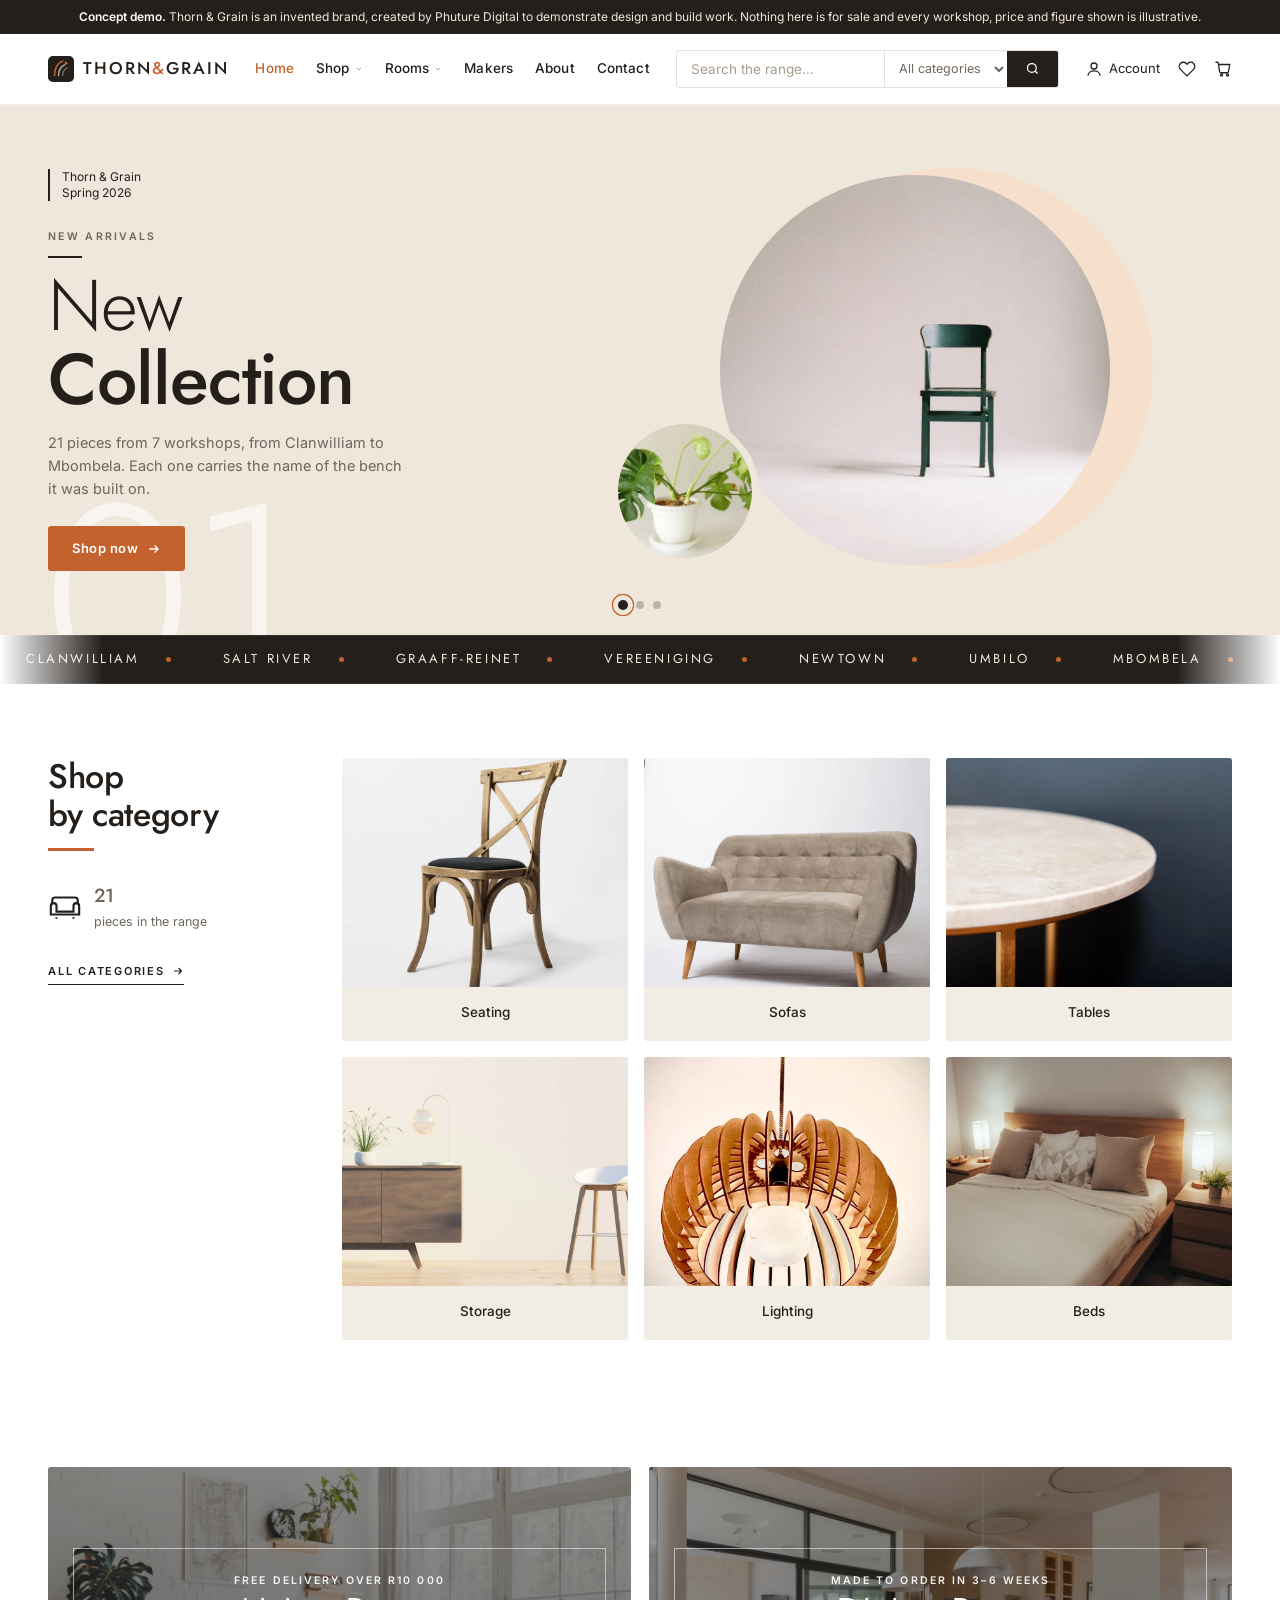
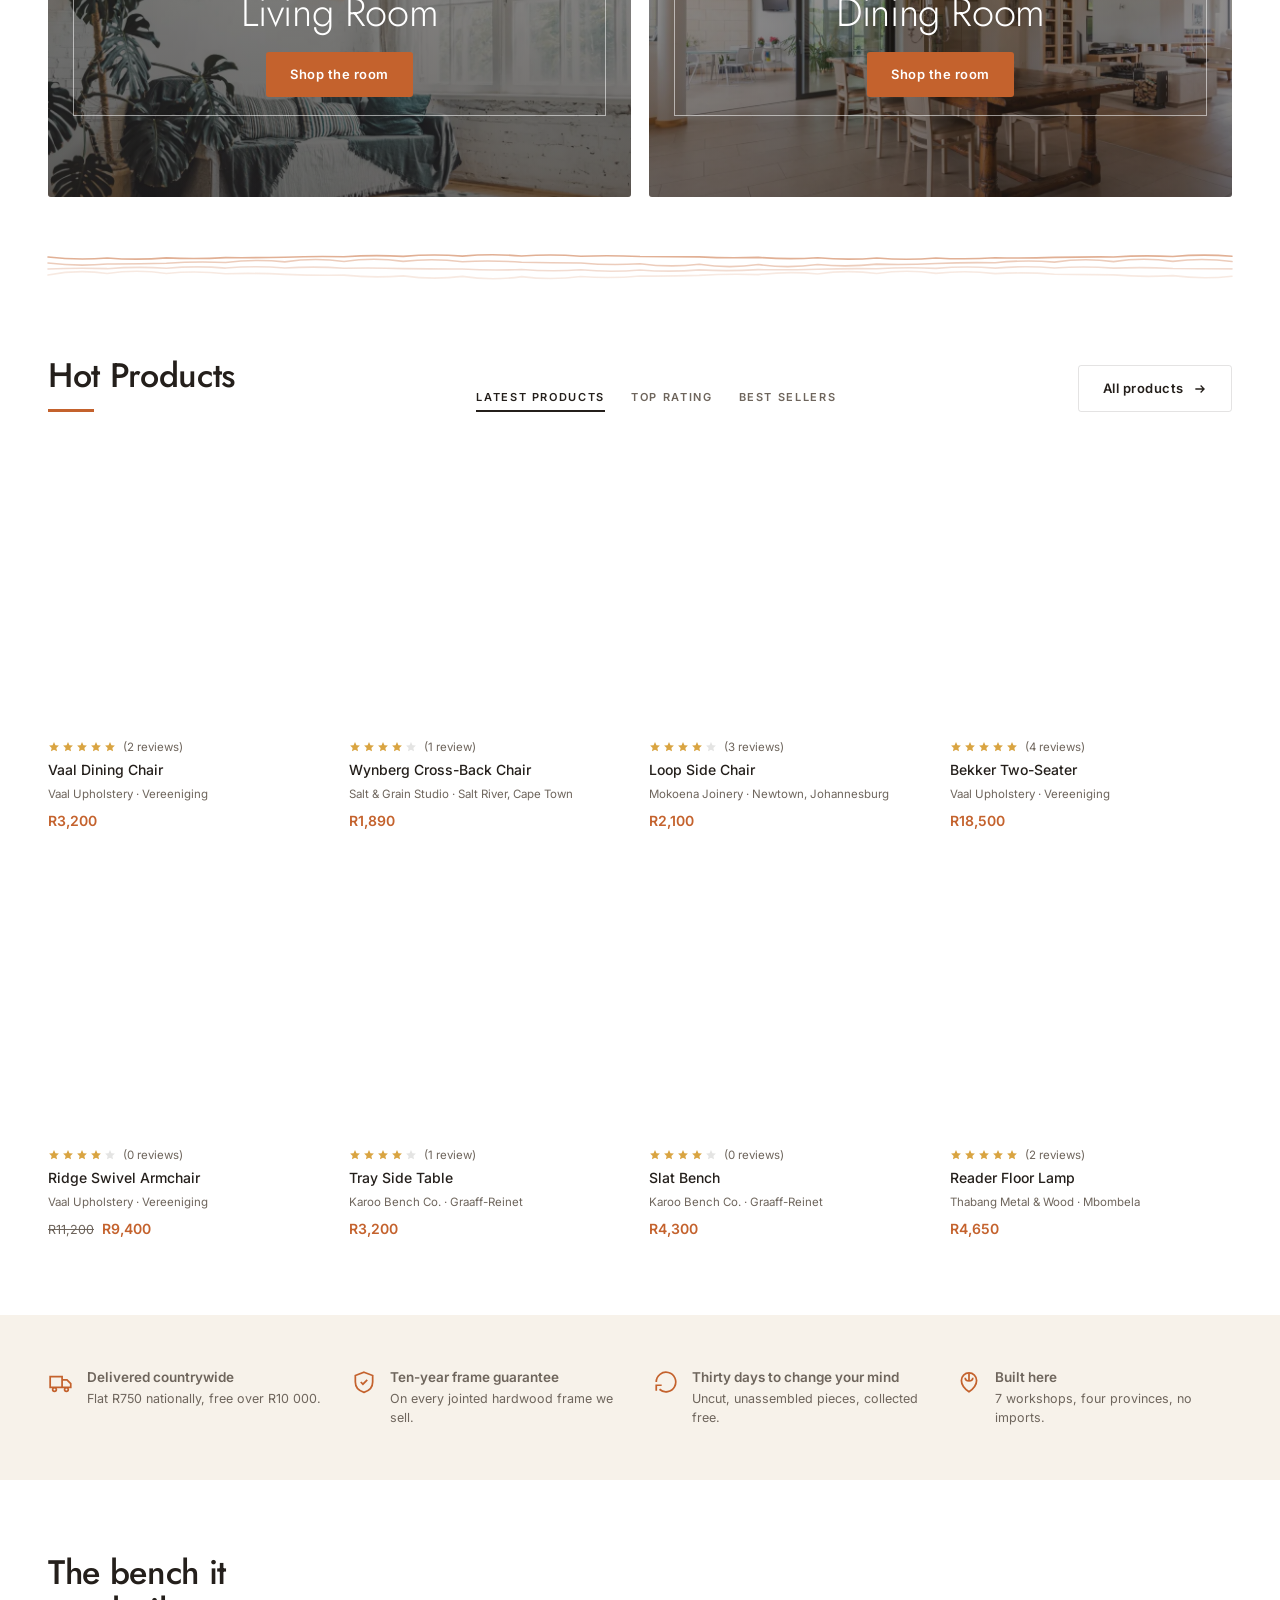
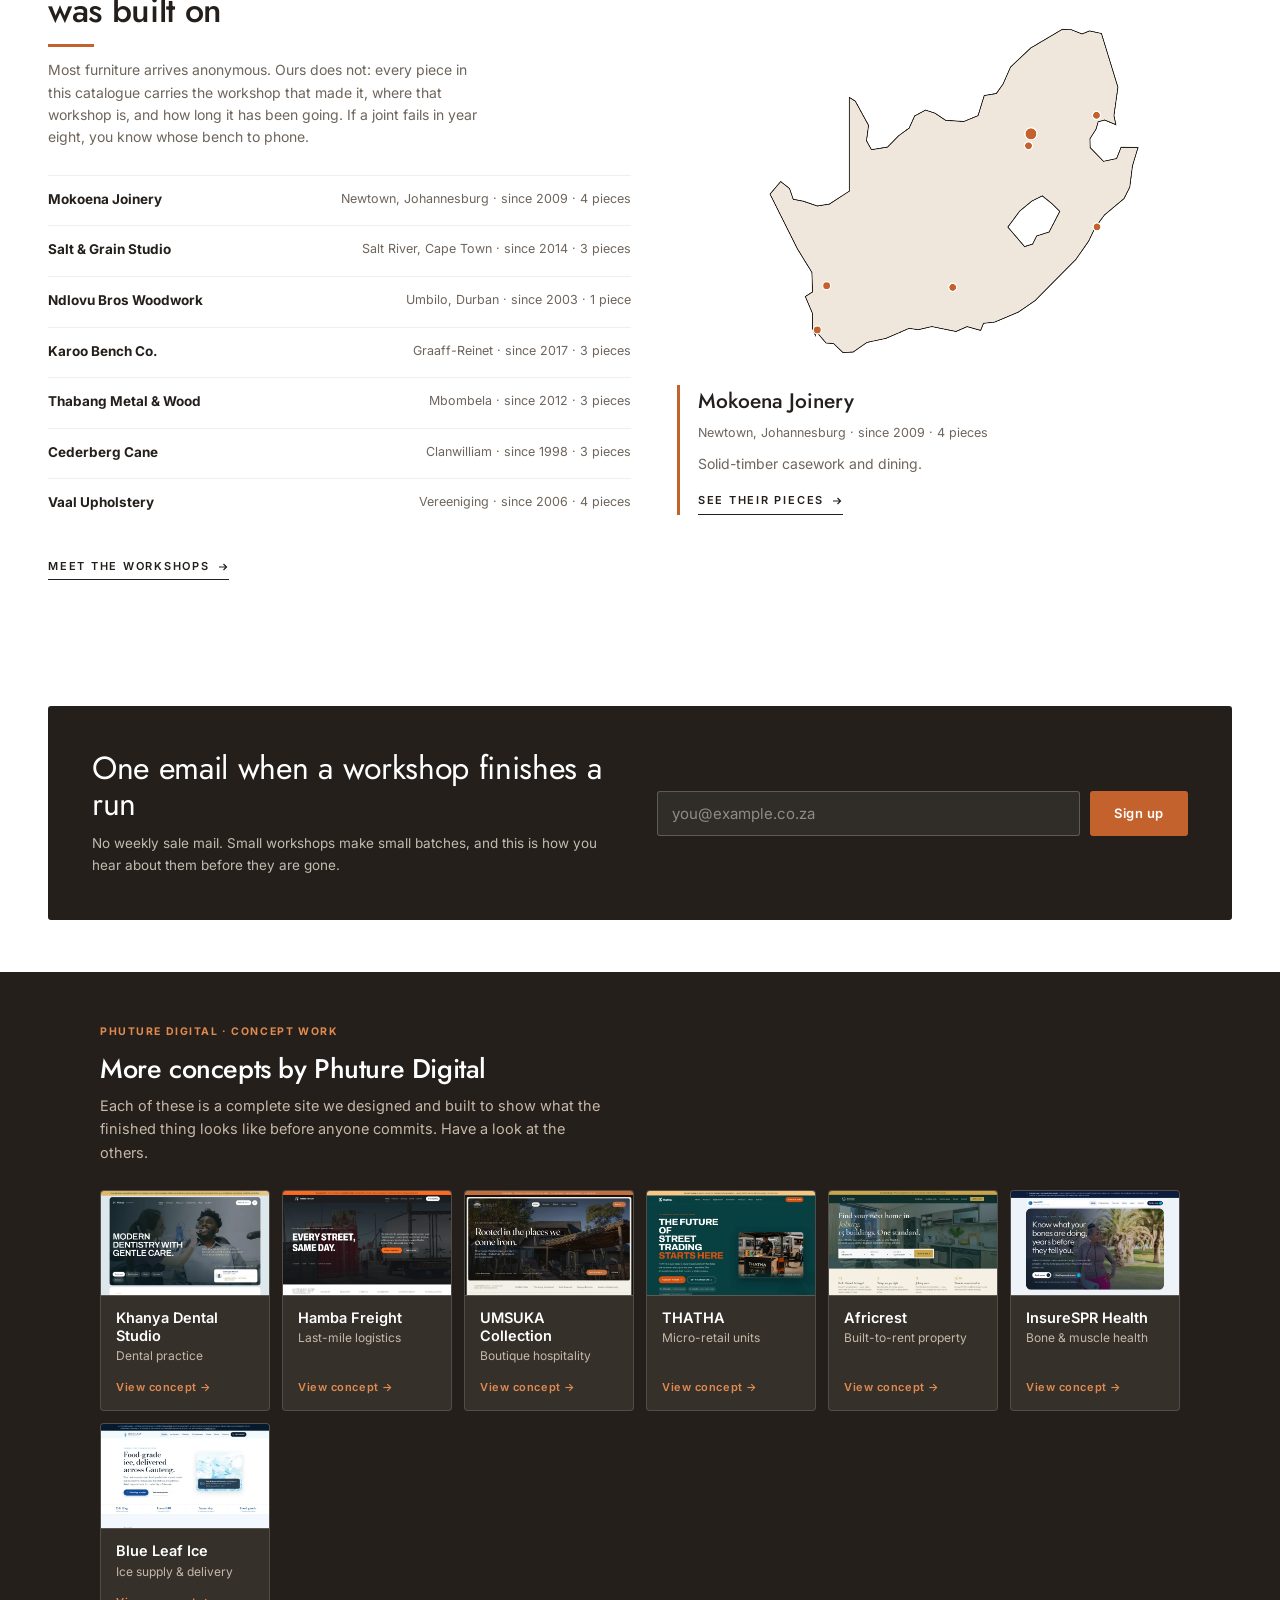
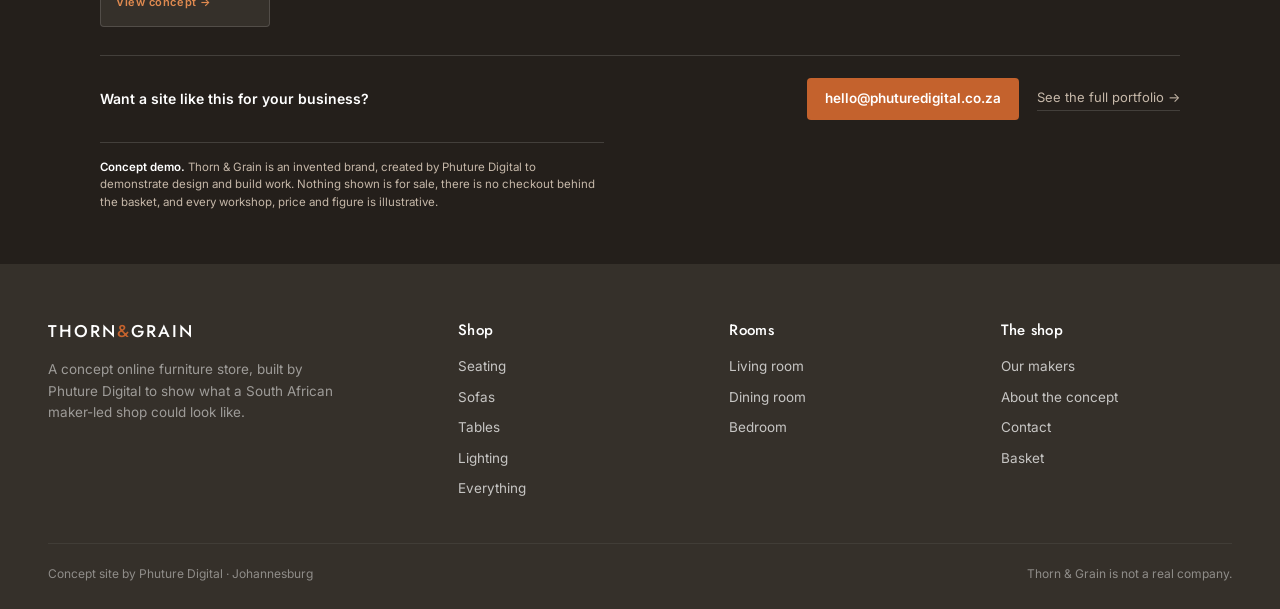
<file: index.html>
<!DOCTYPE html>
<html lang="en-ZA">
<head>
<meta charset="UTF-8" />
<meta name="viewport" content="width=device-width, initial-scale=1.0" />
<title>Thorn &amp; Grain &middot; Furniture from South African workshops &middot; Concept store by Phuture Digital</title>
<meta name="description" content="Thorn &amp; Grain is a concept online furniture store by Phuture Digital. Every piece is traced back to the South African workshop that built it. Invented brand, built to demonstrate design and build work." />
<meta name="robots" content="noindex, nofollow" />

<meta property="og:type" content="website" />
<meta property="og:title" content="Thorn &amp; Grain · Furniture from South African workshops" />
<meta property="og:description" content="A concept online furniture store by Phuture Digital. Seven workshops, one catalogue, every piece traceable to the bench it was built on." />
<meta property="og:site_name" content="Thorn &amp; Grain (concept)" />
<meta property="og:locale" content="en_ZA" />
<meta name="twitter:card" content="summary_large_image" />

<link rel="stylesheet" href="styles.css" />
<link rel="stylesheet" href="motion.css" />
<link rel="icon" href="data:image/svg+xml,<svg xmlns='http://www.w3.org/2000/svg' viewBox='0 0 32 32'><rect width='32' height='32' rx='6' fill='%23241F1B'/><path d='M8 24C8 15 12 9 18 6' stroke='%23C4622D' stroke-width='2.4' fill='none' stroke-linecap='round'/><path d='M21.4 6.2l3.4 3.4-4.8 1.4z' fill='%23C4622D'/></svg>" />
</head>
<body>
<div class="scroll-bar" aria-hidden="true"></div>

<!-- ============ CONCEPT BANNER ============ -->
<div class="concept-banner">
  <strong>Concept demo.</strong> Thorn &amp; Grain is an invented brand, created by Phuture Digital to demonstrate design and build work. Nothing here is for sale and every workshop, price and figure shown is illustrative.
</div>

<!-- ============ HEADER ============ -->
<header class="head">
  <div class="head-inner">
    <a class="brand" href="/" aria-label="Thorn and Grain — home">
      <svg class="brand-mark" viewBox="0 0 32 32" fill="none" aria-hidden="true">
        <rect width="32" height="32" rx="6" fill="#241F1B"/>
        <path d="M8 24C8 15 12 9 18 6" stroke="#C4622D" stroke-width="2" stroke-linecap="round"/>
        <path d="M13 24c0-6.6 3-11 7.6-13.4" stroke="#EFE7DC" stroke-width="1.7" stroke-linecap="round" opacity=".7"/>
        <path d="M18 24c0-4.6 2.2-7.8 5.6-9.6" stroke="#EFE7DC" stroke-width="1.5" stroke-linecap="round" opacity=".45"/>
        <path d="M21.4 6.2l3.4 3.4-4.8 1.4z" fill="#C4622D"/>
      </svg>
      <span class="brand-word">Thorn<span>&amp;</span>Grain</span>
    </a>

    <button class="burger" type="button" data-burger aria-expanded="false" aria-label="Menu">
      <svg viewBox="0 0 24 24" fill="none" stroke="currentColor" stroke-width="1.8" aria-hidden="true"><path d="M3 6h18M3 12h18M3 18h18"/></svg>
    </button>

    <ul class="nav" data-nav>
      <li><a class="active" href="/">Home</a></li>
      <li>
        <a href="shop">Shop
          <svg class="caret" viewBox="0 0 24 24" fill="none" stroke="currentColor" stroke-width="2.4" aria-hidden="true"><path d="M6 9l6 6 6-6"/></svg>
        </a>
        <ul class="sub">
          <li><a href="shop?cat=seating">Seating</a></li>
          <li><a href="shop?cat=sofas">Sofas</a></li>
          <li><a href="shop?cat=tables">Tables</a></li>
          <li><a href="shop?cat=storage">Storage</a></li>
          <li><a href="shop?cat=lighting">Lighting</a></li>
          <li><a href="shop?cat=textiles">Textiles</a></li>
          <li><a href="shop?cat=beds">Beds</a></li>
        </ul>
      </li>
      <li>
        <a href="rooms">Rooms
          <svg class="caret" viewBox="0 0 24 24" fill="none" stroke="currentColor" stroke-width="2.4" aria-hidden="true"><path d="M6 9l6 6 6-6"/></svg>
        </a>
        <ul class="sub">
          <li><a href="rooms?room=living">Living room</a></li>
          <li><a href="rooms?room=dining">Dining room</a></li>
          <li><a href="rooms?room=bedroom">Bedroom</a></li>
        </ul>
      </li>
      <li><a href="makers">Makers</a></li>
      <li><a href="about">About</a></li>
      <li><a href="contact">Contact</a></li>
    </ul>

    <form class="search" data-search role="search">
      <label class="sr-only" for="q">Search the range</label>
      <input id="q" type="search" placeholder="Search the range&hellip;" autocomplete="off" />
      <label class="sr-only" for="qcat">Category</label>
      <select id="qcat">
        <option value="">All categories</option>
        <option value="seating">Seating</option>
        <option value="sofas">Sofas</option>
        <option value="tables">Tables</option>
        <option value="storage">Storage</option>
        <option value="lighting">Lighting</option>
        <option value="textiles">Textiles</option>
        <option value="beds">Beds</option>
      </select>
      <button type="submit" aria-label="Search">
        <svg viewBox="0 0 24 24" fill="none" stroke="currentColor" stroke-width="2" aria-hidden="true"><circle cx="11" cy="11" r="7"/><path d="M20 20l-3.5-3.5"/></svg>
      </button>
    </form>

    <div class="tools">
      <a href="contact"><svg viewBox="0 0 24 24" fill="none" stroke="currentColor" stroke-width="1.7" aria-hidden="true"><circle cx="12" cy="8" r="4"/><path d="M4 21c0-4 3.6-6.5 8-6.5s8 2.5 8 6.5"/></svg><span class="label">Account</span></a>
      <a href="shop" aria-label="Saved list"><svg viewBox="0 0 24 24" fill="none" stroke="currentColor" stroke-width="1.7" aria-hidden="true"><path d="M20.8 4.6a5.5 5.5 0 0 0-7.8 0L12 5.7l-1-1.1a5.5 5.5 0 0 0-7.8 7.8l1 1.1L12 21.2l7.8-7.7 1-1.1a5.5 5.5 0 0 0 0-7.8z"/></svg><span class="count" data-wish-count hidden>0</span></a>
      <a href="cart" aria-label="Basket"><svg viewBox="0 0 24 24" fill="none" stroke="currentColor" stroke-width="1.7" aria-hidden="true"><path d="M6 6h15l-1.7 9.4a2 2 0 0 1-2 1.6H9.5a2 2 0 0 1-2-1.6L5.6 3.9A1 1 0 0 0 4.6 3H2"/><circle cx="10" cy="20" r="1.4"/><circle cx="18" cy="20" r="1.4"/></svg><span class="count" data-cart-count hidden>0</span></a>
    </div>
  </div>
</header>

<main>

<!-- ============ HERO ============ -->
<section class="hero" aria-roledescription="carousel" aria-label="Featured pieces">
  <!-- Slides are stacked in a single grid cell and cross-faded. The tallest
       slide therefore sets the band height, so the hero does not jump as it
       advances — and, unlike display:none, the inactive slides' images load. -->
  <div class="hero-slides">
  <div class="hero-slide is-on" data-slide>
    <div class="hero-inner">
      <div class="hero-copy">
        <p class="hero-kicker">Thorn &amp; Grain<br />Spring 2026</p>
        <p class="hero-eyebrow">New arrivals</p>
        <h1 class="display">New<br /><strong>Collection</strong></h1>
        <p class="hero-lede"><span data-count-products>&mdash;</span> pieces from <span data-count-makers>&mdash;</span> workshops, from Clanwilliam to Mbombela. Each one carries the name of the bench it was built on.</p>
        <a class="btn" href="shop">Shop now
          <svg viewBox="0 0 24 24" fill="none" stroke="currentColor" stroke-width="2.2" aria-hidden="true"><path d="M4 12h15M13 6l6 6-6 6"/></svg>
        </a>
      </div>
      <div class="hero-art">
        <div class="hero-stage">
          <img class="hero-piece" src="images/hero-chair.webp" alt="A dark green dining chair standing alone against a pale wall" width="900" height="900" decoding="async" fetchpriority="high" />
          <img class="hero-plant" src="images/hero-plant.webp" alt="A monstera in a white ceramic pot" width="300" height="300" decoding="async" />
        </div>
      </div>
    </div>
  </div>

  <div class="hero-slide" data-slide>
    <div class="hero-inner">
      <div class="hero-copy">
        <p class="hero-kicker">Vaal Upholstery<br />Vereeniging</p>
        <p class="hero-eyebrow">Jointed, not stapled</p>
        <h1 class="display">The Bekker<br /><strong>Two-Seater</strong></h1>
        <p class="hero-lede">A buttoned two-seater on a jointed hardwood frame, so it can be re-upholstered in fifteen years instead of thrown away.</p>
        <a class="btn" href="product?id=bekker">See the piece
          <svg viewBox="0 0 24 24" fill="none" stroke="currentColor" stroke-width="2.2" aria-hidden="true"><path d="M4 12h15M13 6l6 6-6 6"/></svg>
        </a>
      </div>
      <div class="hero-art">
        <div class="hero-stage">
          <img class="hero-piece" src="images/hero-sofa.webp" alt="A buttoned two-seater sofa in oatmeal weave on tapered wooden legs" width="900" height="900" loading="lazy" decoding="async" />
          <img class="hero-plant" src="images/p-basket.webp" alt="A pair of hand-woven palm baskets" width="300" height="300" loading="lazy" decoding="async" />
        </div>
      </div>
    </div>
  </div>

  <div class="hero-slide" data-slide>
    <div class="hero-inner">
      <div class="hero-copy">
        <p class="hero-kicker">Cederberg Cane<br />Clanwilliam</p>
        <p class="hero-eyebrow">Ships flat, clicks together</p>
        <h1 class="display">Woven<br /><strong>in Clanwilliam</strong></h1>
        <p class="hero-lede">Ninety cut ply ribs that throw a striped light across a ceiling. Assembled by hand in the Cederberg since 1998.</p>
        <a class="btn" href="product?id=slatlight">See the piece
          <svg viewBox="0 0 24 24" fill="none" stroke="currentColor" stroke-width="2.2" aria-hidden="true"><path d="M4 12h15M13 6l6 6-6 6"/></svg>
        </a>
      </div>
      <div class="hero-art">
        <div class="hero-stage">
          <img class="hero-piece" src="images/p-slatlight.webp" alt="A pendant light made of cut ply ribs, lit from within" width="760" height="760" loading="lazy" decoding="async" />
          <img class="hero-plant" src="images/p-sisal.webp" alt="Close weave of a natural sisal floor rug" width="300" height="300" loading="lazy" decoding="async" />
        </div>
      </div>
    </div>
  </div>

  </div><!-- /.hero-slides -->

  <span class="hero-num display" data-hero-num aria-hidden="true">01</span>
  <div class="hero-dots" role="tablist" aria-label="Choose a slide">
    <button type="button" data-dot aria-current="true" aria-label="Slide 1"></button>
    <button type="button" data-dot aria-current="false" aria-label="Slide 2"></button>
    <button type="button" data-dot aria-current="false" aria-label="Slide 3"></button>
  </div>
</section>

<!-- ============ TOWN TICKER ============
     The seven towns, running. It states the brand's premise without a
     sentence and gives the page a pulse between two static bands. The
     duplicate needed for a seamless loop is cloned by motion.js, so the
     copy exists exactly once here. -->
<div class="ticker" data-ticker aria-label="Where the workshops are">
  <div class="ticker-track">
    <div class="ticker-group">
      <span>Clanwilliam</span><span>Salt River</span><span>Graaff-Reinet</span><span>Vereeniging</span><span>Newtown</span><span>Umbilo</span><span>Mbombela</span>
    </div>
  </div>
</div>

<!-- ============ SHOP BY CATEGORY ============ -->
<section class="band">
  <div class="reveal wrap cats">
    <div class="cats-aside">
      <h2 class="sec-title">Shop<br />by category</h2>
      <div class="sec-rule"></div>
      <div class="cats-count">
        <svg viewBox="0 0 24 24" fill="none" stroke="currentColor" stroke-width="1.5" aria-hidden="true"><path d="M3 11V8a2 2 0 0 1 2-2h14a2 2 0 0 1 2 2v3"/><path d="M2 12a2 2 0 0 1 2-2 2 2 0 0 1 2 2v4h12v-4a2 2 0 0 1 4 0v6H2z"/><path d="M6 20v1M18 20v1"/></svg>
        <span><b data-count-products>&mdash;</b><span>pieces in the range</span></span>
      </div>
      <a class="link-more" href="shop">All categories
        <svg viewBox="0 0 24 24" width="12" height="12" fill="none" stroke="currentColor" stroke-width="2.4" aria-hidden="true"><path d="M4 12h15M13 6l6 6-6 6"/></svg>
      </a>
    </div>

    <div class="cat-grid" data-reveal-group>
      <a class="cat-card" href="shop?cat=seating">
        <img src="images/cat-seating.webp" alt="An oak cross-back dining chair with a woven seat" width="900" height="720" loading="lazy" decoding="async" />
        <span class="cap">Seating</span>
      </a>
      <a class="cat-card" href="shop?cat=sofas">
        <img src="images/cat-sofa.webp" alt="A buttoned two-seater sofa on wooden legs" width="900" height="720" loading="lazy" decoding="async" />
        <span class="cap">Sofas</span>
      </a>
      <a class="cat-card" href="shop?cat=tables">
        <img src="images/cat-table.webp" alt="The edge of a honed stone table top on oak legs" width="900" height="720" loading="lazy" decoding="async" />
        <span class="cap">Tables</span>
      </a>
      <a class="cat-card" href="shop?cat=storage">
        <img src="images/cat-storage.webp" alt="A walnut sideboard against a pale wall" width="900" height="720" loading="lazy" decoding="async" />
        <span class="cap">Storage</span>
      </a>
      <a class="cat-card" href="shop?cat=lighting">
        <img src="images/cat-light.webp" alt="A pendant light built from cut ply ribs" width="900" height="720" loading="lazy" decoding="async" />
        <span class="cap">Lighting</span>
      </a>
      <a class="cat-card" href="shop?cat=beds">
        <img src="images/cat-bed.webp" alt="A wooden bed frame with lamps either side" width="900" height="720" loading="lazy" decoding="async" />
        <span class="cap">Beds</span>
      </a>
    </div>
  </div>
</section>

<!-- ============ ROOM PROMOS ============ -->
<section class="band-tight">
  <div class="wrap promos" data-reveal-group>
    <a class="promo" href="rooms?room=living">
      <img src="images/room-living.webp" alt="A bright living room with a low sofa, plants and a woven rug" width="1200" height="800" loading="lazy" decoding="async" />
      <span class="promo-body">
        <span class="promo-kicker">Free delivery over R10 000</span>
        <h3 class="display">Living Room</h3>
        <span class="btn">Shop the room</span>
      </span>
    </a>
    <a class="promo" href="rooms?room=dining">
      <img src="images/room-dining.webp" alt="An open-plan dining room built around a long timber table" width="1200" height="800" loading="lazy" decoding="async" />
      <span class="promo-body">
        <span class="promo-kicker">Made to order in 3&ndash;6 weeks</span>
        <h3 class="display">Dining Room</h3>
        <span class="btn">Shop the room</span>
      </span>
    </a>
  </div>
</section>

<!-- The grain rule: this site's signature motion. Four strokes that draw
     themselves the way a plane pulls a shaving off a board. Generated by
     motion.js so each divider's wave differs. -->
<div class="wrap" data-grain></div>

<!-- ============ HOT PRODUCTS ============ -->
<section class="band">
  <div class="wrap">
    <div class="reveal sec-head">
      <div>
        <h2 class="sec-title">Hot Products</h2>
        <div class="sec-rule"></div>
      </div>
      <div class="tabs" role="tablist" aria-label="Filter products">
        <button type="button" data-tab="latest" role="tab" aria-selected="true">Latest products</button>
        <button type="button" data-tab="top" role="tab" aria-selected="false">Top rating</button>
        <button type="button" data-tab="best" role="tab" aria-selected="false">Best sellers</button>
      </div>
      <a class="btn btn-ghost" href="shop">All products
        <svg viewBox="0 0 24 24" fill="none" stroke="currentColor" stroke-width="2.2" aria-hidden="true"><path d="M4 12h15M13 6l6 6-6 6"/></svg>
      </a>
    </div>
    <div class="grid" data-hot-grid></div>
  </div>
</section>

<!-- ============ TRUST STRIP ============ -->
<section class="band-tight band-sand">
  <div class="reveal wrap trust">
    <div class="trust-cell">
      <svg viewBox="0 0 24 24" fill="none" stroke="currentColor" stroke-width="1.6" aria-hidden="true"><path d="M2 7h11v10H2zM13 10h4.5l3.5 3.5V17h-8z"/><circle cx="6" cy="19" r="1.7"/><circle cx="17" cy="19" r="1.7"/></svg>
      <span><b>Delivered countrywide</b><span>Flat R750 nationally, free over R10 000.</span></span>
    </div>
    <div class="trust-cell">
      <svg viewBox="0 0 24 24" fill="none" stroke="currentColor" stroke-width="1.6" aria-hidden="true"><path d="M12 3l8 3v6c0 5-3.4 8.2-8 9.5C7.4 20.2 4 17 4 12V6z"/><path d="M9 12l2 2 4-4"/></svg>
      <span><b>Ten-year frame guarantee</b><span>On every jointed hardwood frame we sell.</span></span>
    </div>
    <div class="trust-cell">
      <svg viewBox="0 0 24 24" fill="none" stroke="currentColor" stroke-width="1.6" aria-hidden="true"><path d="M3 12a9 9 0 1 1 3 6.7"/><path d="M3 20v-5h5"/></svg>
      <span><b>Thirty days to change your mind</b><span>Uncut, unassembled pieces, collected free.</span></span>
    </div>
    <div class="trust-cell">
      <svg viewBox="0 0 24 24" fill="none" stroke="currentColor" stroke-width="1.6" aria-hidden="true"><path d="M12 21c5-3.5 7-7 7-10.5A7 7 0 0 0 5 10.5C5 14 7 17.5 12 21z"/><path d="M12 4v7M12 11c-2 0-3.5-1.2-3.5-3M12 11c2 0 3.5-1.2 3.5-3"/></svg>
      <span><b>Built here</b><span><span data-count-makers>&mdash;</span> workshops, four provinces, no imports.</span></span>
    </div>
  </div>
</section>

<!-- ============ MAKERS ============ -->
<section class="band">
  <div class="reveal wrap makers">
    <div>
      <h2 class="sec-title">The bench it<br />was built on</h2>
      <div class="sec-rule"></div>
      <p class="sec-note">Most furniture arrives anonymous. Ours does not: every piece in this catalogue carries the workshop that made it, where that workshop is, and how long it has been going. If a joint fails in year eight, you know whose bench to phone.</p>
      <div class="maker-list" data-maker-list></div>
      <p style="margin-top:26px"><a class="link-more" href="makers">Meet the workshops
        <svg viewBox="0 0 24 24" width="12" height="12" fill="none" stroke="currentColor" stroke-width="2.4" aria-hidden="true"><path d="M4 12h15M13 6l6 6-6 6"/></svg>
      </a></p>
    </div>
    <!-- The provenance map. The claim on the left is "you know whose bench it
         came from"; this is that claim drawn. Hovering or clicking a town
         swaps the panel and links through to that workshop's pieces, so it is
         navigation, not an illustration. The outline is real, simplified
         public-domain GeoJSON — see tools/build-map.mjs. -->
    <div class="map-wrap">
      <div data-map></div>
      <div class="map-panel" data-map-panel aria-live="polite"></div>
    </div>
  </div>
</section>

<!-- ============ NEWSLETTER ============ -->
<section class="band-tight">
  <div class="wrap">
    <div class="reveal news">
      <div>
        <h2 class="display">One email when a workshop finishes a run</h2>
        <p>No weekly sale mail. Small workshops make small batches, and this is how you hear about them before they are gone.</p>
      </div>
      <form data-demo-form>
        <label class="sr-only" for="news-email">Email address</label>
        <input id="news-email" type="email" placeholder="you@example.co.za" required />
        <button class="btn" type="submit">Sign up</button>
        <p class="pdp-vat" data-form-note hidden style="width:100%;color:rgba(255,255,255,.7)"></p>
      </form>
    </div>
  </div>
</section>

</main>

<!-- ============ FOOTER ============ -->
<!-- pd-network:start -->
<section class="pd-network" aria-labelledby="pd-network-title">
  <div class="pd-network-inner">
    <p class="pd-network-eyebrow">Phuture Digital &middot; Concept work</p>
    <h2 class="pd-network-title" id="pd-network-title">More concepts by Phuture Digital</h2>
    <p class="pd-network-lede">Each of these is a complete site we designed and built to show what the finished thing looks like before anyone commits. Have a look at the others.</p>
    <ul class="pd-network-grid">
        <li class="pd-network-card">
          <a href="https://khanya-concept.phuturedigital.co.za">
            <img class="pd-network-thumb" src="/pd-concepts/khanya.webp" alt=""
                 width="640" height="400" loading="lazy" decoding="async">
            <span class="pd-network-body">
              <span class="pd-network-name">Khanya Dental Studio</span>
              <span class="pd-network-sector">Dental practice</span>
              <span class="pd-network-go">View concept &rarr;</span>
            </span>
          </a>
        </li>
        <li class="pd-network-card">
          <a href="https://hamba-concept.phuturedigital.co.za">
            <img class="pd-network-thumb" src="/pd-concepts/hamba.webp" alt=""
                 width="640" height="400" loading="lazy" decoding="async">
            <span class="pd-network-body">
              <span class="pd-network-name">Hamba Freight</span>
              <span class="pd-network-sector">Last-mile logistics</span>
              <span class="pd-network-go">View concept &rarr;</span>
            </span>
          </a>
        </li>
        <li class="pd-network-card">
          <a href="https://umsuka-concept.phuturedigital.co.za">
            <img class="pd-network-thumb" src="/pd-concepts/umsuka.webp" alt=""
                 width="640" height="400" loading="lazy" decoding="async">
            <span class="pd-network-body">
              <span class="pd-network-name">UMSUKA Collection</span>
              <span class="pd-network-sector">Boutique hospitality</span>
              <span class="pd-network-go">View concept &rarr;</span>
            </span>
          </a>
        </li>
        <li class="pd-network-card">
          <a href="https://thatha-concept.phuturedigital.co.za">
            <img class="pd-network-thumb" src="/pd-concepts/thatha.webp" alt=""
                 width="640" height="400" loading="lazy" decoding="async">
            <span class="pd-network-body">
              <span class="pd-network-name">THATHA</span>
              <span class="pd-network-sector">Micro-retail units</span>
              <span class="pd-network-go">View concept &rarr;</span>
            </span>
          </a>
        </li>
        <li class="pd-network-card">
          <a href="https://africrest-concept.phuturedigital.co.za">
            <img class="pd-network-thumb" src="/pd-concepts/africrest.webp" alt=""
                 width="640" height="400" loading="lazy" decoding="async">
            <span class="pd-network-body">
              <span class="pd-network-name">Africrest</span>
              <span class="pd-network-sector">Built-to-rent property</span>
              <span class="pd-network-go">View concept &rarr;</span>
            </span>
          </a>
        </li>
        <li class="pd-network-card">
          <a href="https://insurespr-concept.phuturedigital.co.za">
            <img class="pd-network-thumb" src="/pd-concepts/insurespr.webp" alt=""
                 width="640" height="400" loading="lazy" decoding="async">
            <span class="pd-network-body">
              <span class="pd-network-name">InsureSPR Health</span>
              <span class="pd-network-sector">Bone &amp; muscle health</span>
              <span class="pd-network-go">View concept &rarr;</span>
            </span>
          </a>
        </li>
        <li class="pd-network-card">
          <a href="https://blueleaf-concept.phuturedigital.co.za">
            <img class="pd-network-thumb" src="/pd-concepts/blueleaf.webp" alt=""
                 width="640" height="400" loading="lazy" decoding="async">
            <span class="pd-network-body">
              <span class="pd-network-name">Blue Leaf Ice</span>
              <span class="pd-network-sector">Ice supply &amp; delivery</span>
              <span class="pd-network-go">View concept &rarr;</span>
            </span>
          </a>
        </li>
    </ul>
    <div class="pd-network-cta">
      <p>Want a site like this for your business?</p>
      <a class="pd-network-btn" href="mailto:hello@phuturedigital.co.za">hello@phuturedigital.co.za</a>
      <a class="pd-network-link" href="https://www.phuturedigital.co.za/portfolio" rel="noopener">See the full portfolio &rarr;</a>
    </div>
    <p class="pd-network-mark"><strong>Concept demo.</strong> Thorn &amp; Grain is an invented brand, created by Phuture Digital to demonstrate design and build work. Nothing shown is for sale, there is no checkout behind the basket, and every workshop, price and figure is illustrative.</p>
  </div>
</section>
<!-- pd-network:end -->
<footer>
  <div class="wrap">
    <div class="foot-grid">
      <div>
        <span class="brand-word">Thorn<span style="color:var(--ochre)">&amp;</span>Grain</span>
        <p class="foot-blurb">A concept online furniture store, built by Phuture Digital to show what a South African maker-led shop could look like.</p>
      </div>
      <div>
        <h4>Shop</h4>
        <ul>
          <li><a href="shop?cat=seating">Seating</a></li>
          <li><a href="shop?cat=sofas">Sofas</a></li>
          <li><a href="shop?cat=tables">Tables</a></li>
          <li><a href="shop?cat=lighting">Lighting</a></li>
          <li><a href="shop">Everything</a></li>
        </ul>
      </div>
      <div>
        <h4>Rooms</h4>
        <ul>
          <li><a href="rooms?room=living">Living room</a></li>
          <li><a href="rooms?room=dining">Dining room</a></li>
          <li><a href="rooms?room=bedroom">Bedroom</a></li>
        </ul>
      </div>
      <div>
        <h4>The shop</h4>
        <ul>
          <li><a href="makers">Our makers</a></li>
          <li><a href="about">About the concept</a></li>
          <li><a href="contact">Contact</a></li>
          <li><a href="cart">Basket</a></li>
        </ul>
      </div>
    </div>
    <div class="foot-bottom">
      <span>Concept site by Phuture Digital &middot; Johannesburg</span>
      <span>Thorn &amp; Grain is not a real company.</span>
    </div>
  </div>
</footer>

<script src="catalogue.js"></script>
<script src="map-data.js"></script>
<script src="site.js"></script>
<script src="motion.js"></script>
</body>
</html>
</file>
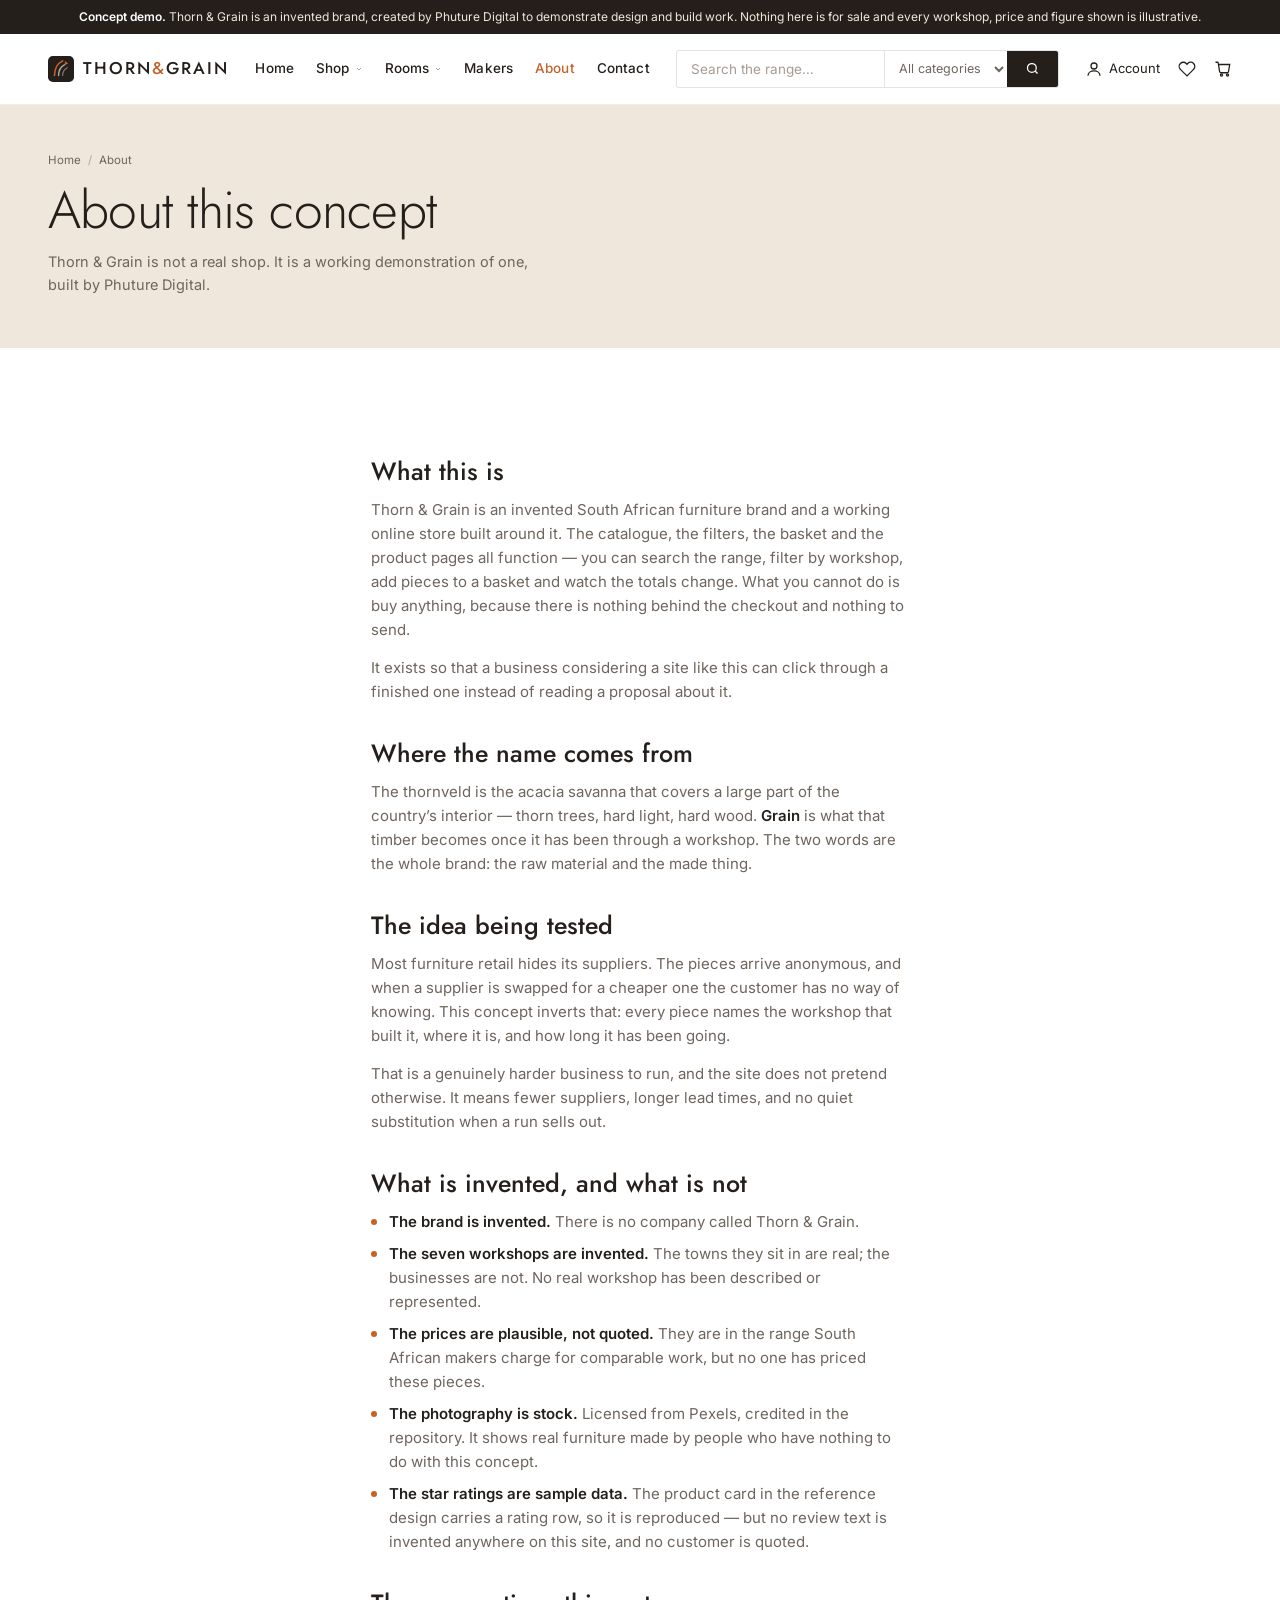
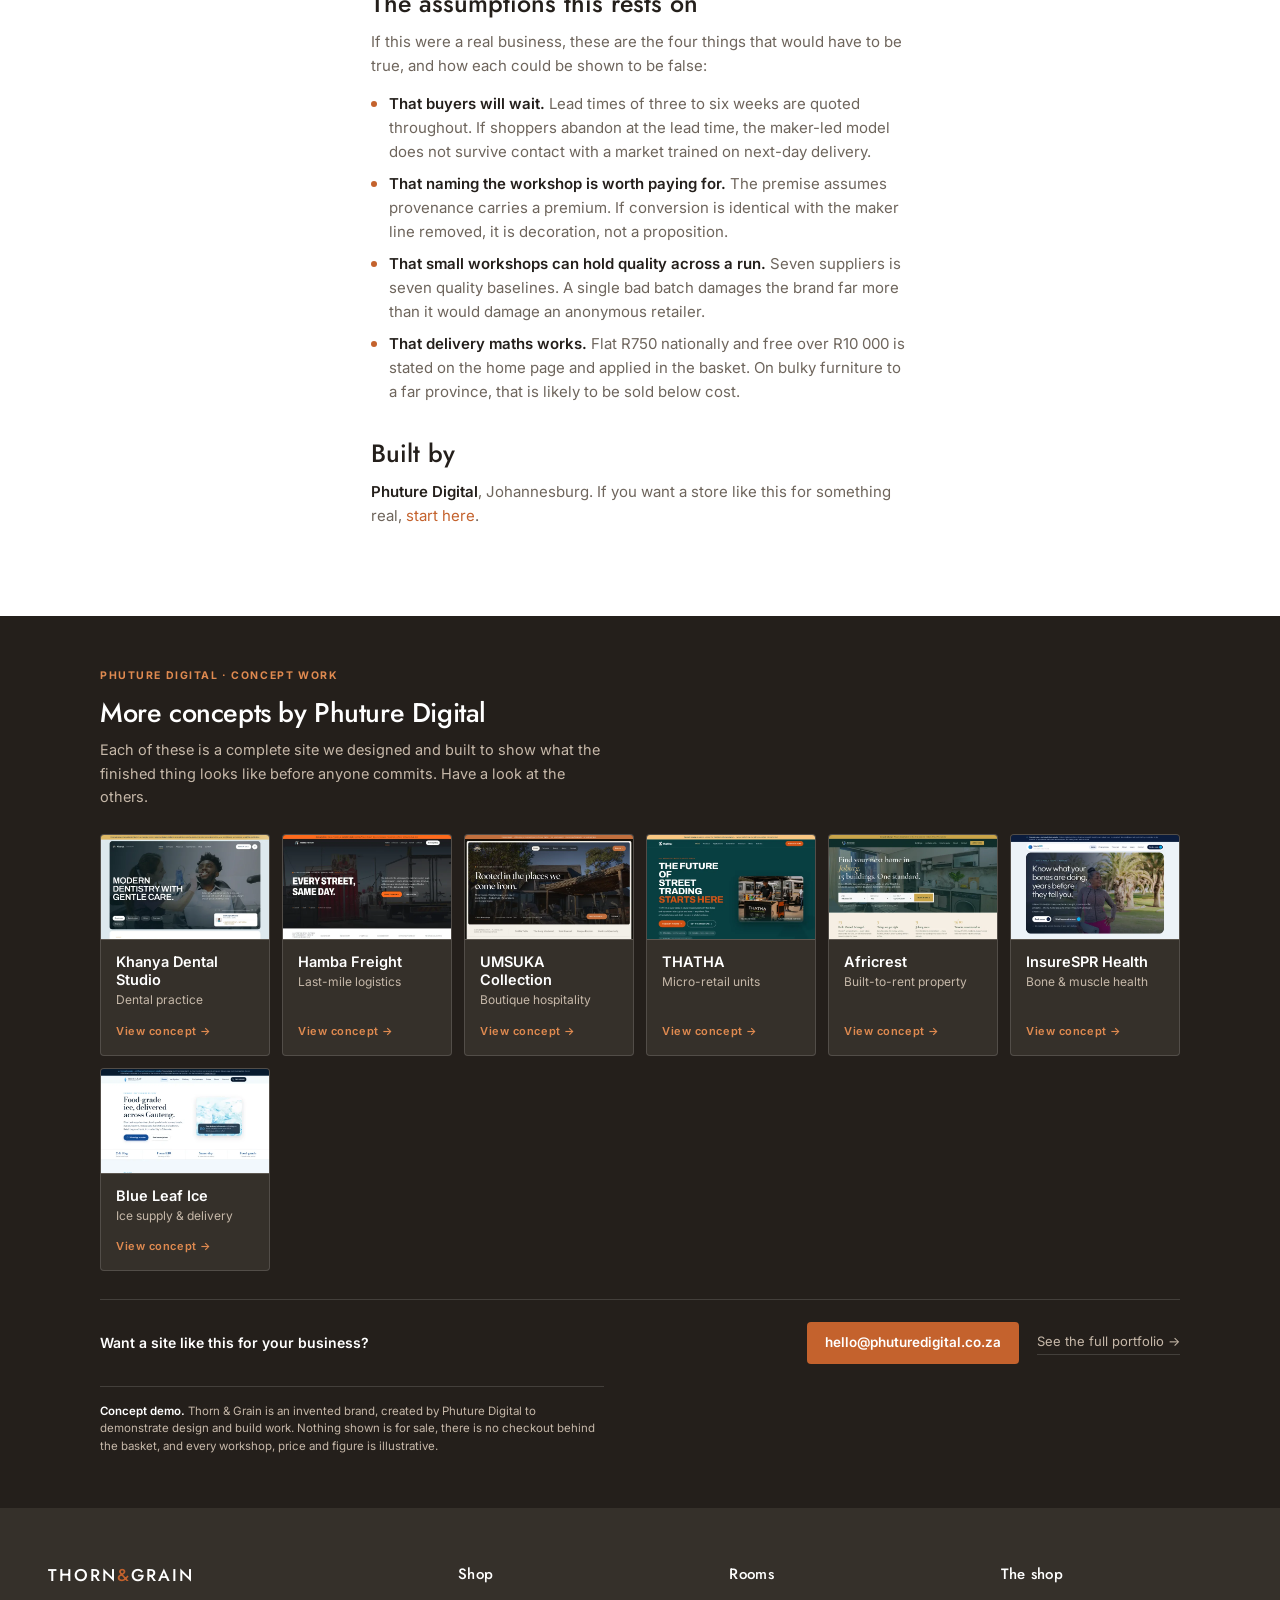
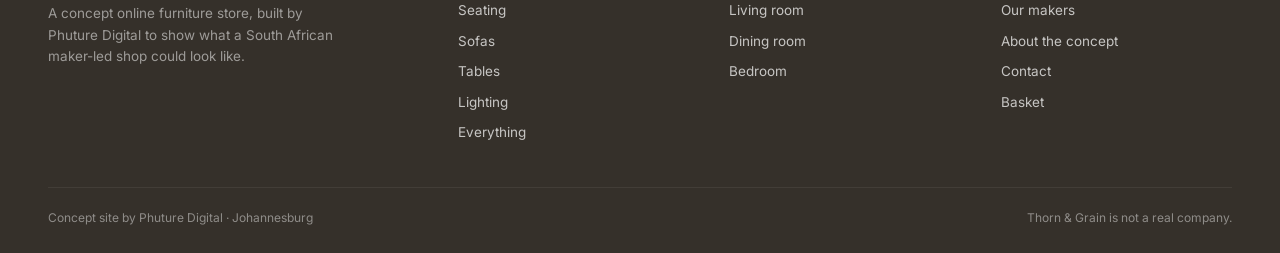
<file: about.html>
<!DOCTYPE html>
<html lang="en-ZA">
<head>
<meta charset="UTF-8" />
<meta name="viewport" content="width=device-width, initial-scale=1.0" />
<title>About this concept · Thorn &amp; Grain · Concept store by Phuture Digital</title>
<meta name="description" content="What Thorn &amp; Grain is, what it is not, and the assumptions the concept rests on." />
<meta name="robots" content="noindex, nofollow" />
<meta property="og:type" content="website" />
<meta property="og:title" content="About this concept · Thorn &amp; Grain · Concept store by Phuture Digital" />
<meta property="og:description" content="What Thorn &amp; Grain is, what it is not, and the assumptions the concept rests on." />
<meta property="og:site_name" content="Thorn &amp; Grain (concept)" />
<meta property="og:locale" content="en_ZA" />
<link rel="stylesheet" href="styles.css" />
<link rel="stylesheet" href="motion.css" />
<link rel="icon" href="data:image/svg+xml,<svg xmlns='http://www.w3.org/2000/svg' viewBox='0 0 32 32'><rect width='32' height='32' rx='6' fill='%23241F1B'/><path d='M8 24C8 15 12 9 18 6' stroke='%23C4622D' stroke-width='2.4' fill='none' stroke-linecap='round'/><path d='M21.4 6.2l3.4 3.4-4.8 1.4z' fill='%23C4622D'/></svg>" />
</head>
<body>
<div class="scroll-bar" aria-hidden="true"></div>

<div class="concept-banner">
  <strong>Concept demo.</strong> Thorn &amp; Grain is an invented brand, created by Phuture Digital to demonstrate design and build work. Nothing here is for sale and every workshop, price and figure shown is illustrative.
</div>

<header class="head">
  <div class="head-inner">
    <a class="brand" href="/" aria-label="Thorn and Grain — home">
      <svg class="brand-mark" viewBox="0 0 32 32" fill="none" aria-hidden="true">
        <rect width="32" height="32" rx="6" fill="#241F1B"/>
        <path d="M8 24C8 15 12 9 18 6" stroke="#C4622D" stroke-width="2" stroke-linecap="round"/>
        <path d="M13 24c0-6.6 3-11 7.6-13.4" stroke="#EFE7DC" stroke-width="1.7" stroke-linecap="round" opacity=".7"/>
        <path d="M18 24c0-4.6 2.2-7.8 5.6-9.6" stroke="#EFE7DC" stroke-width="1.5" stroke-linecap="round" opacity=".45"/>
        <path d="M21.4 6.2l3.4 3.4-4.8 1.4z" fill="#C4622D"/>
      </svg>
      <span class="brand-word">Thorn<span>&amp;</span>Grain</span>
    </a>

    <button class="burger" type="button" data-burger aria-expanded="false" aria-label="Menu">
      <svg viewBox="0 0 24 24" fill="none" stroke="currentColor" stroke-width="1.8" aria-hidden="true"><path d="M3 6h18M3 12h18M3 18h18"/></svg>
    </button>

    <ul class="nav" data-nav>
      <li>
        <a href="/">Home</a>
      </li>
      <li>
        <a href="shop">Shop
          <svg class="caret" viewBox="0 0 24 24" fill="none" stroke="currentColor" stroke-width="2.4" aria-hidden="true"><path d="M6 9l6 6 6-6"/></svg>
        </a>
        <ul class="sub">
          <li><a href="shop?cat=seating">Seating</a></li>
          <li><a href="shop?cat=sofas">Sofas</a></li>
          <li><a href="shop?cat=tables">Tables</a></li>
          <li><a href="shop?cat=storage">Storage</a></li>
          <li><a href="shop?cat=lighting">Lighting</a></li>
          <li><a href="shop?cat=textiles">Textiles</a></li>
          <li><a href="shop?cat=beds">Beds</a></li>
        </ul>
      </li>
      <li>
        <a href="rooms">Rooms
          <svg class="caret" viewBox="0 0 24 24" fill="none" stroke="currentColor" stroke-width="2.4" aria-hidden="true"><path d="M6 9l6 6 6-6"/></svg>
        </a>
        <ul class="sub">
          <li><a href="rooms?room=living">Living room</a></li>
          <li><a href="rooms?room=dining">Dining room</a></li>
          <li><a href="rooms?room=bedroom">Bedroom</a></li>
        </ul>
      </li>
      <li>
        <a href="makers">Makers</a>
      </li>
      <li>
        <a class="active" href="about">About</a>
      </li>
      <li>
        <a href="contact">Contact</a>
      </li>
    </ul>

    <form class="search" data-search role="search">
      <label class="sr-only" for="q">Search the range</label>
      <input id="q" type="search" placeholder="Search the range&hellip;" autocomplete="off" />
      <label class="sr-only" for="qcat">Category</label>
      <select id="qcat">
        <option value="">All categories</option>
        <option value="seating">Seating</option>
        <option value="sofas">Sofas</option>
        <option value="tables">Tables</option>
        <option value="storage">Storage</option>
        <option value="lighting">Lighting</option>
        <option value="textiles">Textiles</option>
        <option value="beds">Beds</option>
      </select>
      <button type="submit" aria-label="Search">
        <svg viewBox="0 0 24 24" fill="none" stroke="currentColor" stroke-width="2" aria-hidden="true"><circle cx="11" cy="11" r="7"/><path d="M20 20l-3.5-3.5"/></svg>
      </button>
    </form>

    <div class="tools">
      <a href="contact"><svg viewBox="0 0 24 24" fill="none" stroke="currentColor" stroke-width="1.7" aria-hidden="true"><circle cx="12" cy="8" r="4"/><path d="M4 21c0-4 3.6-6.5 8-6.5s8 2.5 8 6.5"/></svg><span class="label">Account</span></a>
      <a href="shop" aria-label="Saved list"><svg viewBox="0 0 24 24" fill="none" stroke="currentColor" stroke-width="1.7" aria-hidden="true"><path d="M20.8 4.6a5.5 5.5 0 0 0-7.8 0L12 5.7l-1-1.1a5.5 5.5 0 0 0-7.8 7.8l1 1.1L12 21.2l7.8-7.7 1-1.1a5.5 5.5 0 0 0 0-7.8z"/></svg><span class="count" data-wish-count hidden>0</span></a>
      <a href="cart" aria-label="Basket"><svg viewBox="0 0 24 24" fill="none" stroke="currentColor" stroke-width="1.7" aria-hidden="true"><path d="M6 6h15l-1.7 9.4a2 2 0 0 1-2 1.6H9.5a2 2 0 0 1-2-1.6L5.6 3.9A1 1 0 0 0 4.6 3H2"/><circle cx="10" cy="20" r="1.4"/><circle cx="18" cy="20" r="1.4"/></svg><span class="count" data-cart-count hidden>0</span></a>
    </div>
  </div>
</header>

<main>

<section class="page-head">
  <div class="wrap">
    <nav class="crumb" aria-label="Breadcrumb"><a href="/">Home</a><span class="sep">/</span>About</nav>
    <h1>About this concept</h1>
    <p>Thorn &amp; Grain is not a real shop. It is a working demonstration of one, built by Phuture Digital.</p>
  </div>
</section>

<section class="band">
  <div class="reveal wrap prose">
    <h2>What this is</h2>
    <p>Thorn &amp; Grain is an invented South African furniture brand and a working online store built around it. The catalogue, the filters, the basket and the product pages all function &mdash; you can search the range, filter by workshop, add pieces to a basket and watch the totals change. What you cannot do is buy anything, because there is nothing behind the checkout and nothing to send.</p>
    <p>It exists so that a business considering a site like this can click through a finished one instead of reading a proposal about it.</p>

    <h2>Where the name comes from</h2>
    <p>The thornveld is the acacia savanna that covers a large part of the country&rsquo;s interior &mdash; thorn trees, hard light, hard wood. <strong>Grain</strong> is what that timber becomes once it has been through a workshop. The two words are the whole brand: the raw material and the made thing.</p>

    <h2>The idea being tested</h2>
    <p>Most furniture retail hides its suppliers. The pieces arrive anonymous, and when a supplier is swapped for a cheaper one the customer has no way of knowing. This concept inverts that: every piece names the workshop that built it, where it is, and how long it has been going.</p>
    <p>That is a genuinely harder business to run, and the site does not pretend otherwise. It means fewer suppliers, longer lead times, and no quiet substitution when a run sells out.</p>

    <h2>What is invented, and what is not</h2>
    <ul>
      <li><strong>The brand is invented.</strong> There is no company called Thorn &amp; Grain.</li>
      <li><strong>The seven workshops are invented.</strong> The towns they sit in are real; the businesses are not. No real workshop has been described or represented.</li>
      <li><strong>The prices are plausible, not quoted.</strong> They are in the range South African makers charge for comparable work, but no one has priced these pieces.</li>
      <li><strong>The photography is stock.</strong> Licensed from Pexels, credited in the repository. It shows real furniture made by people who have nothing to do with this concept.</li>
      <li><strong>The star ratings are sample data.</strong> The product card in the reference design carries a rating row, so it is reproduced &mdash; but no review text is invented anywhere on this site, and no customer is quoted.</li>
    </ul>

    <h2>The assumptions this rests on</h2>
    <p>If this were a real business, these are the four things that would have to be true, and how each could be shown to be false:</p>
    <ul>
      <li><strong>That buyers will wait.</strong> Lead times of three to six weeks are quoted throughout. If shoppers abandon at the lead time, the maker-led model does not survive contact with a market trained on next-day delivery.</li>
      <li><strong>That naming the workshop is worth paying for.</strong> The premise assumes provenance carries a premium. If conversion is identical with the maker line removed, it is decoration, not a proposition.</li>
      <li><strong>That small workshops can hold quality across a run.</strong> Seven suppliers is seven quality baselines. A single bad batch damages the brand far more than it would damage an anonymous retailer.</li>
      <li><strong>That delivery maths works.</strong> Flat R750 nationally and free over R10 000 is stated on the home page and applied in the basket. On bulky furniture to a far province, that is likely to be sold below cost.</li>
    </ul>

    <h2>Built by</h2>
    <p><strong>Phuture Digital</strong>, Johannesburg. If you want a store like this for something real, <a href="contact" style="color:var(--ochre)">start here</a>.</p>
  </div>
</section>
</main>

<!-- pd-network:start -->
<section class="pd-network" aria-labelledby="pd-network-title">
  <div class="pd-network-inner">
    <p class="pd-network-eyebrow">Phuture Digital &middot; Concept work</p>
    <h2 class="pd-network-title" id="pd-network-title">More concepts by Phuture Digital</h2>
    <p class="pd-network-lede">Each of these is a complete site we designed and built to show what the finished thing looks like before anyone commits. Have a look at the others.</p>
    <ul class="pd-network-grid">
        <li class="pd-network-card">
          <a href="https://khanya-concept.phuturedigital.co.za">
            <img class="pd-network-thumb" src="/pd-concepts/khanya.webp" alt=""
                 width="640" height="400" loading="lazy" decoding="async">
            <span class="pd-network-body">
              <span class="pd-network-name">Khanya Dental Studio</span>
              <span class="pd-network-sector">Dental practice</span>
              <span class="pd-network-go">View concept &rarr;</span>
            </span>
          </a>
        </li>
        <li class="pd-network-card">
          <a href="https://hamba-concept.phuturedigital.co.za">
            <img class="pd-network-thumb" src="/pd-concepts/hamba.webp" alt=""
                 width="640" height="400" loading="lazy" decoding="async">
            <span class="pd-network-body">
              <span class="pd-network-name">Hamba Freight</span>
              <span class="pd-network-sector">Last-mile logistics</span>
              <span class="pd-network-go">View concept &rarr;</span>
            </span>
          </a>
        </li>
        <li class="pd-network-card">
          <a href="https://umsuka-concept.phuturedigital.co.za">
            <img class="pd-network-thumb" src="/pd-concepts/umsuka.webp" alt=""
                 width="640" height="400" loading="lazy" decoding="async">
            <span class="pd-network-body">
              <span class="pd-network-name">UMSUKA Collection</span>
              <span class="pd-network-sector">Boutique hospitality</span>
              <span class="pd-network-go">View concept &rarr;</span>
            </span>
          </a>
        </li>
        <li class="pd-network-card">
          <a href="https://thatha-concept.phuturedigital.co.za">
            <img class="pd-network-thumb" src="/pd-concepts/thatha.webp" alt=""
                 width="640" height="400" loading="lazy" decoding="async">
            <span class="pd-network-body">
              <span class="pd-network-name">THATHA</span>
              <span class="pd-network-sector">Micro-retail units</span>
              <span class="pd-network-go">View concept &rarr;</span>
            </span>
          </a>
        </li>
        <li class="pd-network-card">
          <a href="https://africrest-concept.phuturedigital.co.za">
            <img class="pd-network-thumb" src="/pd-concepts/africrest.webp" alt=""
                 width="640" height="400" loading="lazy" decoding="async">
            <span class="pd-network-body">
              <span class="pd-network-name">Africrest</span>
              <span class="pd-network-sector">Built-to-rent property</span>
              <span class="pd-network-go">View concept &rarr;</span>
            </span>
          </a>
        </li>
        <li class="pd-network-card">
          <a href="https://insurespr-concept.phuturedigital.co.za">
            <img class="pd-network-thumb" src="/pd-concepts/insurespr.webp" alt=""
                 width="640" height="400" loading="lazy" decoding="async">
            <span class="pd-network-body">
              <span class="pd-network-name">InsureSPR Health</span>
              <span class="pd-network-sector">Bone &amp; muscle health</span>
              <span class="pd-network-go">View concept &rarr;</span>
            </span>
          </a>
        </li>
        <li class="pd-network-card">
          <a href="https://blueleaf-concept.phuturedigital.co.za">
            <img class="pd-network-thumb" src="/pd-concepts/blueleaf.webp" alt=""
                 width="640" height="400" loading="lazy" decoding="async">
            <span class="pd-network-body">
              <span class="pd-network-name">Blue Leaf Ice</span>
              <span class="pd-network-sector">Ice supply &amp; delivery</span>
              <span class="pd-network-go">View concept &rarr;</span>
            </span>
          </a>
        </li>
    </ul>
    <div class="pd-network-cta">
      <p>Want a site like this for your business?</p>
      <a class="pd-network-btn" href="mailto:hello@phuturedigital.co.za">hello@phuturedigital.co.za</a>
      <a class="pd-network-link" href="https://www.phuturedigital.co.za/portfolio" rel="noopener">See the full portfolio &rarr;</a>
    </div>
    <p class="pd-network-mark"><strong>Concept demo.</strong> Thorn &amp; Grain is an invented brand, created by Phuture Digital to demonstrate design and build work. Nothing shown is for sale, there is no checkout behind the basket, and every workshop, price and figure is illustrative.</p>
  </div>
</section>
<!-- pd-network:end -->
<footer>
  <div class="wrap">
    <div class="foot-grid">
      <div>
        <span class="brand-word">Thorn<span style="color:var(--ochre)">&amp;</span>Grain</span>
        <p class="foot-blurb">A concept online furniture store, built by Phuture Digital to show what a South African maker-led shop could look like.</p>
      </div>
      <div>
        <h4>Shop</h4>
        <ul>
          <li><a href="shop?cat=seating">Seating</a></li>
          <li><a href="shop?cat=sofas">Sofas</a></li>
          <li><a href="shop?cat=tables">Tables</a></li>
          <li><a href="shop?cat=lighting">Lighting</a></li>
          <li><a href="shop">Everything</a></li>
        </ul>
      </div>
      <div>
        <h4>Rooms</h4>
        <ul>
          <li><a href="rooms?room=living">Living room</a></li>
          <li><a href="rooms?room=dining">Dining room</a></li>
          <li><a href="rooms?room=bedroom">Bedroom</a></li>
        </ul>
      </div>
      <div>
        <h4>The shop</h4>
        <ul>
          <li><a href="makers">Our makers</a></li>
          <li><a href="about">About the concept</a></li>
          <li><a href="contact">Contact</a></li>
          <li><a href="cart">Basket</a></li>
        </ul>
      </div>
    </div>
    <div class="foot-bottom">
      <span>Concept site by Phuture Digital &middot; Johannesburg</span>
      <span>Thorn &amp; Grain is not a real company.</span>
    </div>
  </div>
</footer>

<script src="catalogue.js"></script>
<script src="map-data.js"></script>
<script src="site.js"></script>
<script src="motion.js"></script>
</body>
</html>
</file>
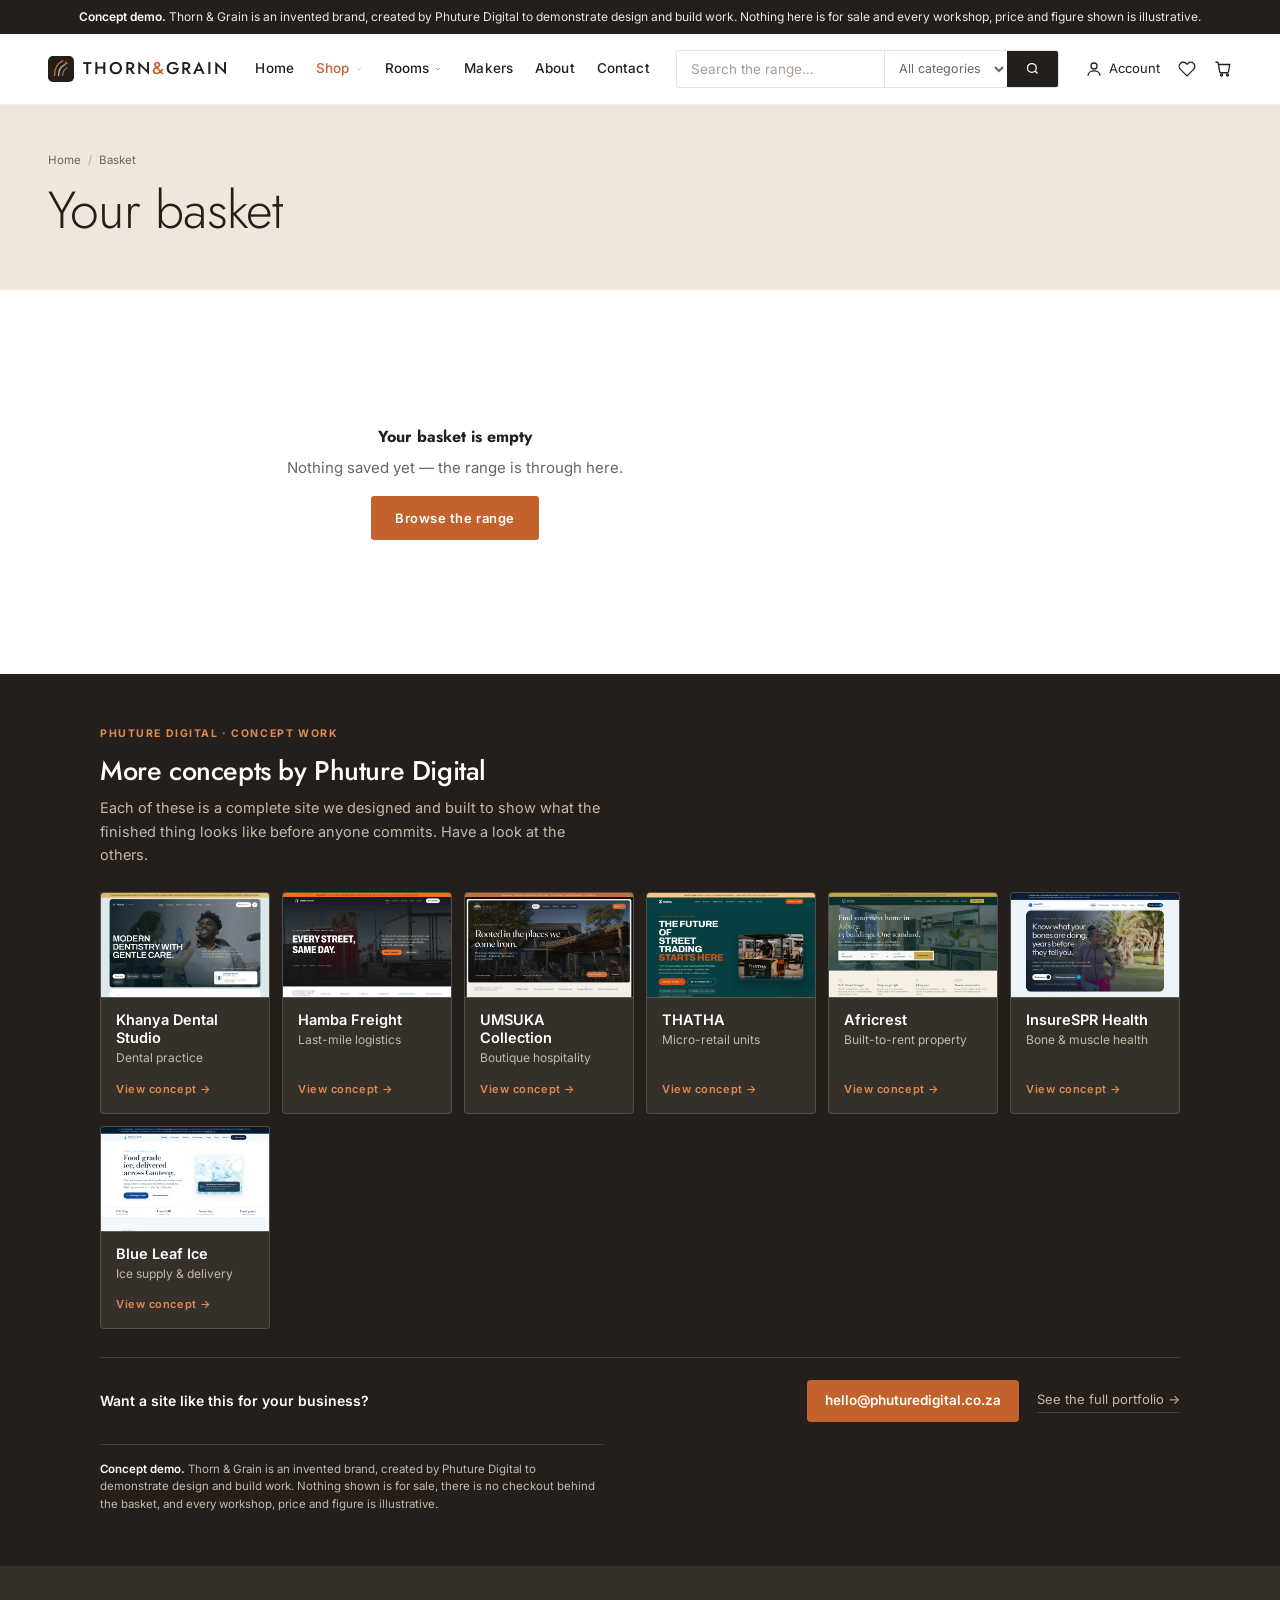
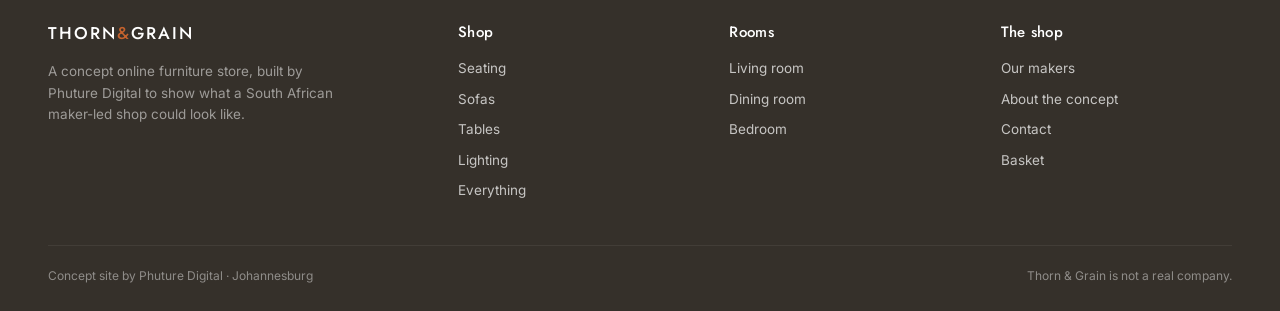
<file: cart.html>
<!DOCTYPE html>
<html lang="en-ZA">
<head>
<meta charset="UTF-8" />
<meta name="viewport" content="width=device-width, initial-scale=1.0" />
<title>Your basket · Thorn &amp; Grain · Concept store by Phuture Digital</title>
<meta name="description" content="The basket for the Thorn &amp; Grain concept store. Nothing can be bought — there is no checkout behind it." />
<meta name="robots" content="noindex, nofollow" />
<meta property="og:type" content="website" />
<meta property="og:title" content="Your basket · Thorn &amp; Grain · Concept store by Phuture Digital" />
<meta property="og:description" content="The basket for the Thorn &amp; Grain concept store. Nothing can be bought — there is no checkout behind it." />
<meta property="og:site_name" content="Thorn &amp; Grain (concept)" />
<meta property="og:locale" content="en_ZA" />
<link rel="stylesheet" href="styles.css" />
<link rel="stylesheet" href="motion.css" />
<link rel="icon" href="data:image/svg+xml,<svg xmlns='http://www.w3.org/2000/svg' viewBox='0 0 32 32'><rect width='32' height='32' rx='6' fill='%23241F1B'/><path d='M8 24C8 15 12 9 18 6' stroke='%23C4622D' stroke-width='2.4' fill='none' stroke-linecap='round'/><path d='M21.4 6.2l3.4 3.4-4.8 1.4z' fill='%23C4622D'/></svg>" />
</head>
<body>
<div class="scroll-bar" aria-hidden="true"></div>

<div class="concept-banner">
  <strong>Concept demo.</strong> Thorn &amp; Grain is an invented brand, created by Phuture Digital to demonstrate design and build work. Nothing here is for sale and every workshop, price and figure shown is illustrative.
</div>

<header class="head">
  <div class="head-inner">
    <a class="brand" href="/" aria-label="Thorn and Grain — home">
      <svg class="brand-mark" viewBox="0 0 32 32" fill="none" aria-hidden="true">
        <rect width="32" height="32" rx="6" fill="#241F1B"/>
        <path d="M8 24C8 15 12 9 18 6" stroke="#C4622D" stroke-width="2" stroke-linecap="round"/>
        <path d="M13 24c0-6.6 3-11 7.6-13.4" stroke="#EFE7DC" stroke-width="1.7" stroke-linecap="round" opacity=".7"/>
        <path d="M18 24c0-4.6 2.2-7.8 5.6-9.6" stroke="#EFE7DC" stroke-width="1.5" stroke-linecap="round" opacity=".45"/>
        <path d="M21.4 6.2l3.4 3.4-4.8 1.4z" fill="#C4622D"/>
      </svg>
      <span class="brand-word">Thorn<span>&amp;</span>Grain</span>
    </a>

    <button class="burger" type="button" data-burger aria-expanded="false" aria-label="Menu">
      <svg viewBox="0 0 24 24" fill="none" stroke="currentColor" stroke-width="1.8" aria-hidden="true"><path d="M3 6h18M3 12h18M3 18h18"/></svg>
    </button>

    <ul class="nav" data-nav>
      <li>
        <a href="/">Home</a>
      </li>
      <li>
        <a class="active" href="shop">Shop
          <svg class="caret" viewBox="0 0 24 24" fill="none" stroke="currentColor" stroke-width="2.4" aria-hidden="true"><path d="M6 9l6 6 6-6"/></svg>
        </a>
        <ul class="sub">
          <li><a href="shop?cat=seating">Seating</a></li>
          <li><a href="shop?cat=sofas">Sofas</a></li>
          <li><a href="shop?cat=tables">Tables</a></li>
          <li><a href="shop?cat=storage">Storage</a></li>
          <li><a href="shop?cat=lighting">Lighting</a></li>
          <li><a href="shop?cat=textiles">Textiles</a></li>
          <li><a href="shop?cat=beds">Beds</a></li>
        </ul>
      </li>
      <li>
        <a href="rooms">Rooms
          <svg class="caret" viewBox="0 0 24 24" fill="none" stroke="currentColor" stroke-width="2.4" aria-hidden="true"><path d="M6 9l6 6 6-6"/></svg>
        </a>
        <ul class="sub">
          <li><a href="rooms?room=living">Living room</a></li>
          <li><a href="rooms?room=dining">Dining room</a></li>
          <li><a href="rooms?room=bedroom">Bedroom</a></li>
        </ul>
      </li>
      <li>
        <a href="makers">Makers</a>
      </li>
      <li>
        <a href="about">About</a>
      </li>
      <li>
        <a href="contact">Contact</a>
      </li>
    </ul>

    <form class="search" data-search role="search">
      <label class="sr-only" for="q">Search the range</label>
      <input id="q" type="search" placeholder="Search the range&hellip;" autocomplete="off" />
      <label class="sr-only" for="qcat">Category</label>
      <select id="qcat">
        <option value="">All categories</option>
        <option value="seating">Seating</option>
        <option value="sofas">Sofas</option>
        <option value="tables">Tables</option>
        <option value="storage">Storage</option>
        <option value="lighting">Lighting</option>
        <option value="textiles">Textiles</option>
        <option value="beds">Beds</option>
      </select>
      <button type="submit" aria-label="Search">
        <svg viewBox="0 0 24 24" fill="none" stroke="currentColor" stroke-width="2" aria-hidden="true"><circle cx="11" cy="11" r="7"/><path d="M20 20l-3.5-3.5"/></svg>
      </button>
    </form>

    <div class="tools">
      <a href="contact"><svg viewBox="0 0 24 24" fill="none" stroke="currentColor" stroke-width="1.7" aria-hidden="true"><circle cx="12" cy="8" r="4"/><path d="M4 21c0-4 3.6-6.5 8-6.5s8 2.5 8 6.5"/></svg><span class="label">Account</span></a>
      <a href="shop" aria-label="Saved list"><svg viewBox="0 0 24 24" fill="none" stroke="currentColor" stroke-width="1.7" aria-hidden="true"><path d="M20.8 4.6a5.5 5.5 0 0 0-7.8 0L12 5.7l-1-1.1a5.5 5.5 0 0 0-7.8 7.8l1 1.1L12 21.2l7.8-7.7 1-1.1a5.5 5.5 0 0 0 0-7.8z"/></svg><span class="count" data-wish-count hidden>0</span></a>
      <a href="cart" aria-label="Basket"><svg viewBox="0 0 24 24" fill="none" stroke="currentColor" stroke-width="1.7" aria-hidden="true"><path d="M6 6h15l-1.7 9.4a2 2 0 0 1-2 1.6H9.5a2 2 0 0 1-2-1.6L5.6 3.9A1 1 0 0 0 4.6 3H2"/><circle cx="10" cy="20" r="1.4"/><circle cx="18" cy="20" r="1.4"/></svg><span class="count" data-cart-count hidden>0</span></a>
    </div>
  </div>
</header>

<main>

<section class="page-head">
  <div class="wrap">
    <nav class="crumb" aria-label="Breadcrumb"><a href="/">Home</a><span class="sep">/</span>Basket</nav>
    <h1>Your basket</h1>
    
  </div>
</section>

<section class="band">
  <div class="wrap cart-grid">
    <div data-cart></div>
    <aside class="sum" data-sum hidden>
      <h2>Summary</h2>
      <div class="sum-row"><span>Subtotal</span><strong data-subtotal>R0</strong></div>
      <div class="sum-row"><span>Delivery</span><strong data-delivery>Free</strong></div>
      <div class="sum-row total"><span>Total</span><strong data-total>R0</strong></div>
      <p style="margin-top:18px"><button type="button" class="btn btn-block" disabled>Checkout</button></p>
      <small><b>There is no checkout.</b> This is a concept store with no payment provider behind it, so the button is deliberately dead rather than pretending to take a card. Delivery is flat R750 nationally and free over R10 000 &mdash; the same figures quoted on the home page.</small>
    </aside>
  </div>
</section>
</main>

<!-- pd-network:start -->
<section class="pd-network" aria-labelledby="pd-network-title">
  <div class="pd-network-inner">
    <p class="pd-network-eyebrow">Phuture Digital &middot; Concept work</p>
    <h2 class="pd-network-title" id="pd-network-title">More concepts by Phuture Digital</h2>
    <p class="pd-network-lede">Each of these is a complete site we designed and built to show what the finished thing looks like before anyone commits. Have a look at the others.</p>
    <ul class="pd-network-grid">
        <li class="pd-network-card">
          <a href="https://khanya-concept.phuturedigital.co.za">
            <img class="pd-network-thumb" src="/pd-concepts/khanya.webp" alt=""
                 width="640" height="400" loading="lazy" decoding="async">
            <span class="pd-network-body">
              <span class="pd-network-name">Khanya Dental Studio</span>
              <span class="pd-network-sector">Dental practice</span>
              <span class="pd-network-go">View concept &rarr;</span>
            </span>
          </a>
        </li>
        <li class="pd-network-card">
          <a href="https://hamba-concept.phuturedigital.co.za">
            <img class="pd-network-thumb" src="/pd-concepts/hamba.webp" alt=""
                 width="640" height="400" loading="lazy" decoding="async">
            <span class="pd-network-body">
              <span class="pd-network-name">Hamba Freight</span>
              <span class="pd-network-sector">Last-mile logistics</span>
              <span class="pd-network-go">View concept &rarr;</span>
            </span>
          </a>
        </li>
        <li class="pd-network-card">
          <a href="https://umsuka-concept.phuturedigital.co.za">
            <img class="pd-network-thumb" src="/pd-concepts/umsuka.webp" alt=""
                 width="640" height="400" loading="lazy" decoding="async">
            <span class="pd-network-body">
              <span class="pd-network-name">UMSUKA Collection</span>
              <span class="pd-network-sector">Boutique hospitality</span>
              <span class="pd-network-go">View concept &rarr;</span>
            </span>
          </a>
        </li>
        <li class="pd-network-card">
          <a href="https://thatha-concept.phuturedigital.co.za">
            <img class="pd-network-thumb" src="/pd-concepts/thatha.webp" alt=""
                 width="640" height="400" loading="lazy" decoding="async">
            <span class="pd-network-body">
              <span class="pd-network-name">THATHA</span>
              <span class="pd-network-sector">Micro-retail units</span>
              <span class="pd-network-go">View concept &rarr;</span>
            </span>
          </a>
        </li>
        <li class="pd-network-card">
          <a href="https://africrest-concept.phuturedigital.co.za">
            <img class="pd-network-thumb" src="/pd-concepts/africrest.webp" alt=""
                 width="640" height="400" loading="lazy" decoding="async">
            <span class="pd-network-body">
              <span class="pd-network-name">Africrest</span>
              <span class="pd-network-sector">Built-to-rent property</span>
              <span class="pd-network-go">View concept &rarr;</span>
            </span>
          </a>
        </li>
        <li class="pd-network-card">
          <a href="https://insurespr-concept.phuturedigital.co.za">
            <img class="pd-network-thumb" src="/pd-concepts/insurespr.webp" alt=""
                 width="640" height="400" loading="lazy" decoding="async">
            <span class="pd-network-body">
              <span class="pd-network-name">InsureSPR Health</span>
              <span class="pd-network-sector">Bone &amp; muscle health</span>
              <span class="pd-network-go">View concept &rarr;</span>
            </span>
          </a>
        </li>
        <li class="pd-network-card">
          <a href="https://blueleaf-concept.phuturedigital.co.za">
            <img class="pd-network-thumb" src="/pd-concepts/blueleaf.webp" alt=""
                 width="640" height="400" loading="lazy" decoding="async">
            <span class="pd-network-body">
              <span class="pd-network-name">Blue Leaf Ice</span>
              <span class="pd-network-sector">Ice supply &amp; delivery</span>
              <span class="pd-network-go">View concept &rarr;</span>
            </span>
          </a>
        </li>
    </ul>
    <div class="pd-network-cta">
      <p>Want a site like this for your business?</p>
      <a class="pd-network-btn" href="mailto:hello@phuturedigital.co.za">hello@phuturedigital.co.za</a>
      <a class="pd-network-link" href="https://www.phuturedigital.co.za/portfolio" rel="noopener">See the full portfolio &rarr;</a>
    </div>
    <p class="pd-network-mark"><strong>Concept demo.</strong> Thorn &amp; Grain is an invented brand, created by Phuture Digital to demonstrate design and build work. Nothing shown is for sale, there is no checkout behind the basket, and every workshop, price and figure is illustrative.</p>
  </div>
</section>
<!-- pd-network:end -->
<footer>
  <div class="wrap">
    <div class="foot-grid">
      <div>
        <span class="brand-word">Thorn<span style="color:var(--ochre)">&amp;</span>Grain</span>
        <p class="foot-blurb">A concept online furniture store, built by Phuture Digital to show what a South African maker-led shop could look like.</p>
      </div>
      <div>
        <h4>Shop</h4>
        <ul>
          <li><a href="shop?cat=seating">Seating</a></li>
          <li><a href="shop?cat=sofas">Sofas</a></li>
          <li><a href="shop?cat=tables">Tables</a></li>
          <li><a href="shop?cat=lighting">Lighting</a></li>
          <li><a href="shop">Everything</a></li>
        </ul>
      </div>
      <div>
        <h4>Rooms</h4>
        <ul>
          <li><a href="rooms?room=living">Living room</a></li>
          <li><a href="rooms?room=dining">Dining room</a></li>
          <li><a href="rooms?room=bedroom">Bedroom</a></li>
        </ul>
      </div>
      <div>
        <h4>The shop</h4>
        <ul>
          <li><a href="makers">Our makers</a></li>
          <li><a href="about">About the concept</a></li>
          <li><a href="contact">Contact</a></li>
          <li><a href="cart">Basket</a></li>
        </ul>
      </div>
    </div>
    <div class="foot-bottom">
      <span>Concept site by Phuture Digital &middot; Johannesburg</span>
      <span>Thorn &amp; Grain is not a real company.</span>
    </div>
  </div>
</footer>

<script src="catalogue.js"></script>
<script src="map-data.js"></script>
<script src="site.js"></script>
<script src="motion.js"></script>
</body>
</html>
</file>
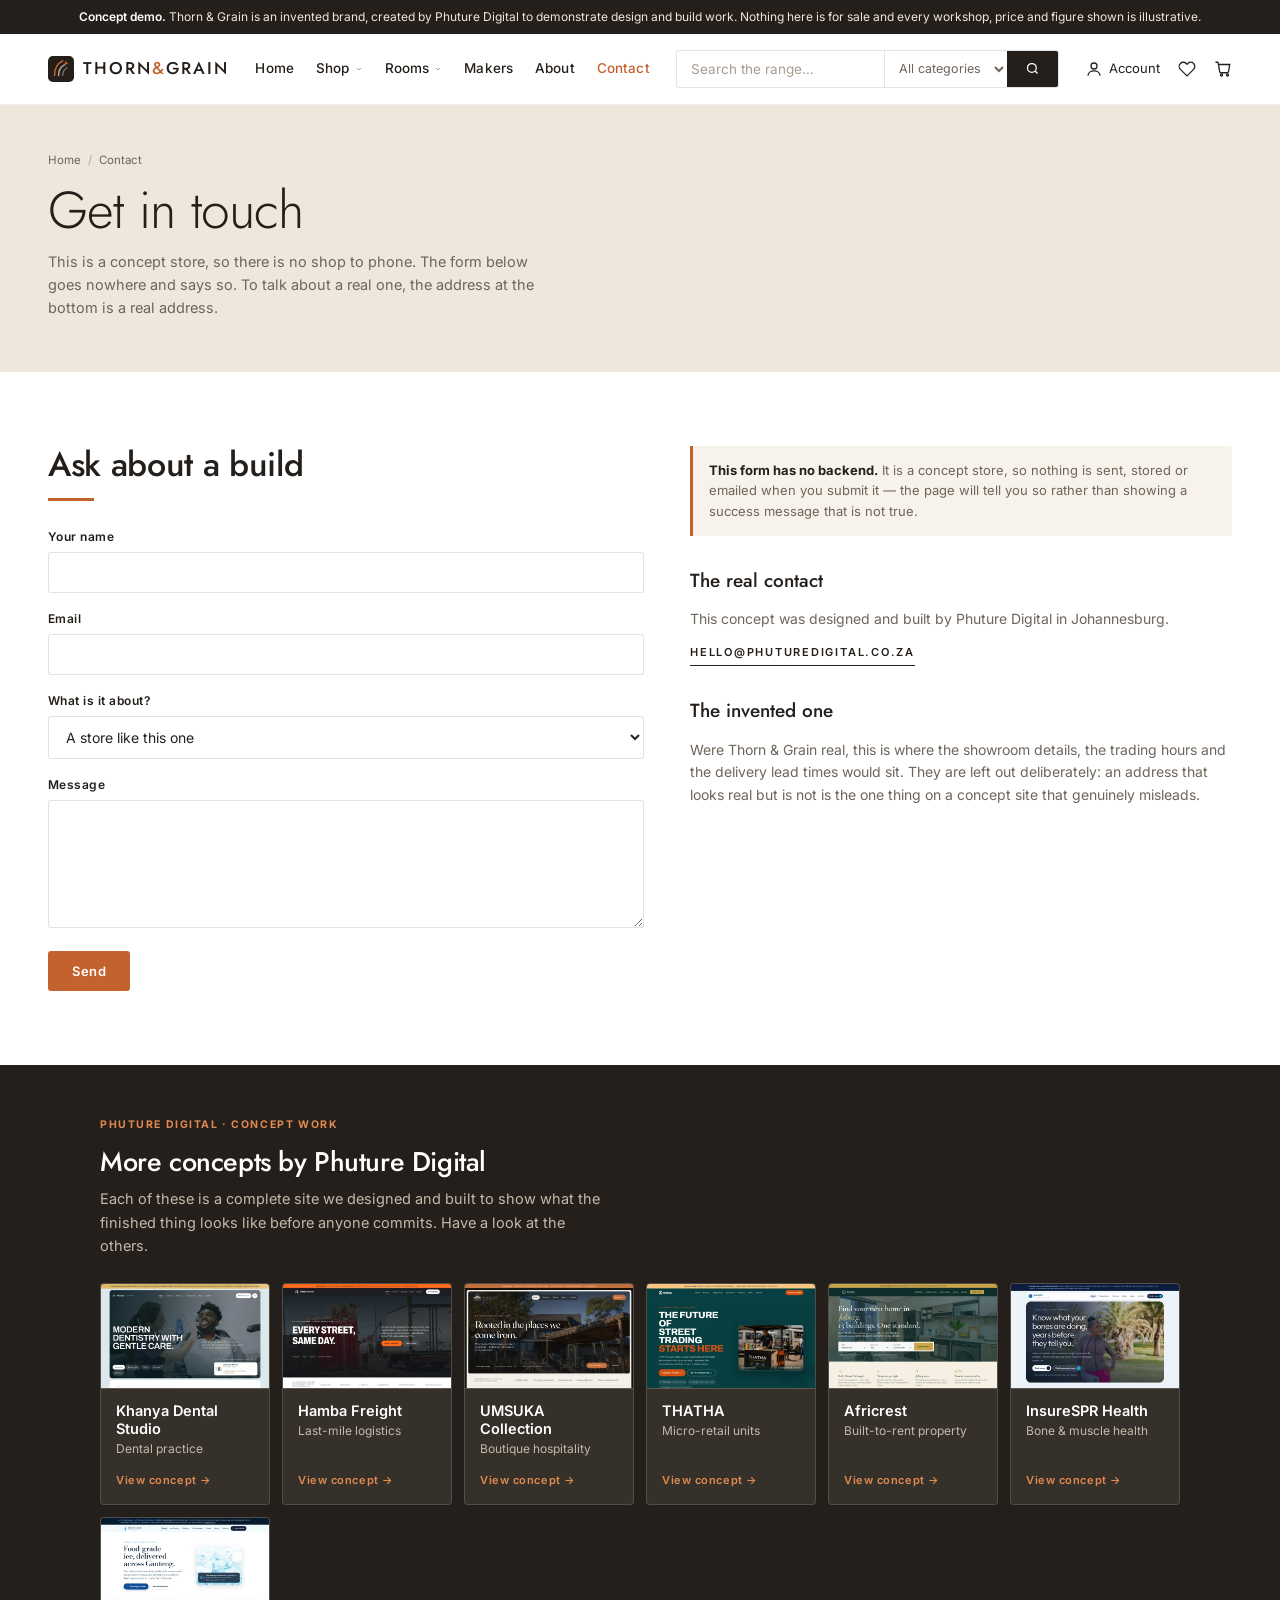
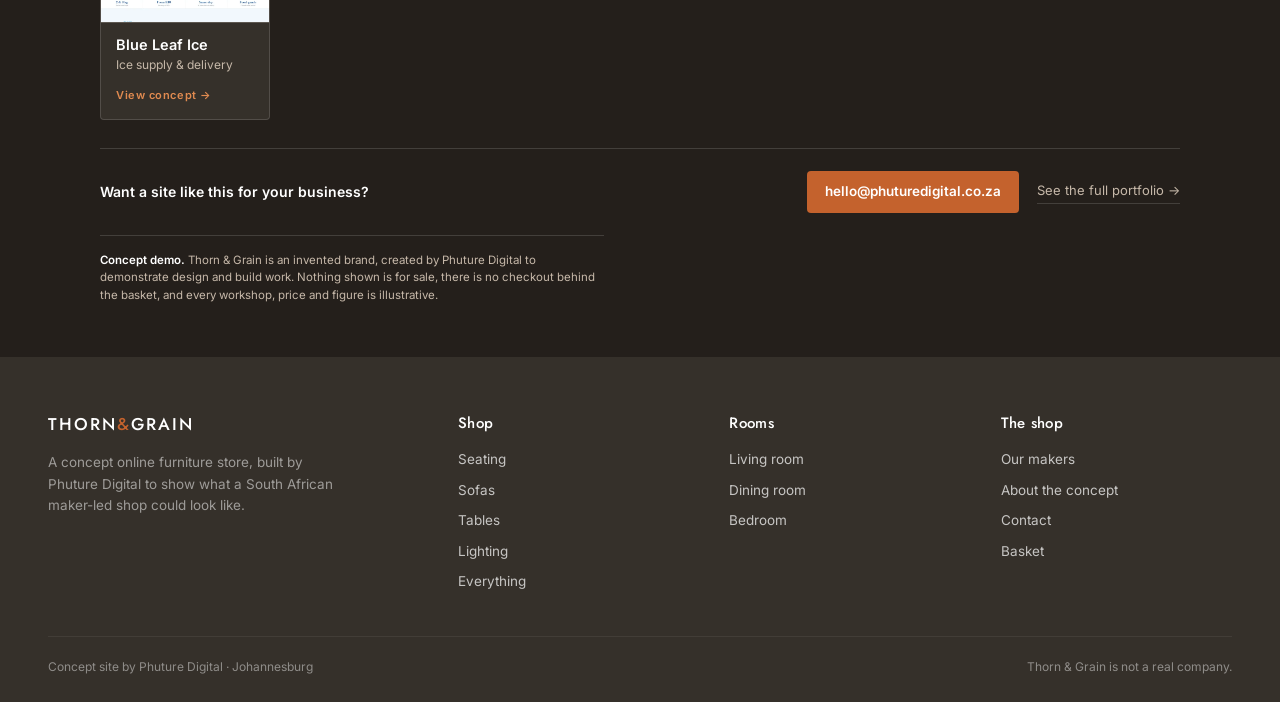
<file: contact.html>
<!DOCTYPE html>
<html lang="en-ZA">
<head>
<meta charset="UTF-8" />
<meta name="viewport" content="width=device-width, initial-scale=1.0" />
<title>Contact · Thorn &amp; Grain · Concept store by Phuture Digital</title>
<meta name="description" content="How to reach Phuture Digital about this concept store." />
<meta name="robots" content="noindex, nofollow" />
<meta property="og:type" content="website" />
<meta property="og:title" content="Contact · Thorn &amp; Grain · Concept store by Phuture Digital" />
<meta property="og:description" content="How to reach Phuture Digital about this concept store." />
<meta property="og:site_name" content="Thorn &amp; Grain (concept)" />
<meta property="og:locale" content="en_ZA" />
<link rel="stylesheet" href="styles.css" />
<link rel="stylesheet" href="motion.css" />
<link rel="icon" href="data:image/svg+xml,<svg xmlns='http://www.w3.org/2000/svg' viewBox='0 0 32 32'><rect width='32' height='32' rx='6' fill='%23241F1B'/><path d='M8 24C8 15 12 9 18 6' stroke='%23C4622D' stroke-width='2.4' fill='none' stroke-linecap='round'/><path d='M21.4 6.2l3.4 3.4-4.8 1.4z' fill='%23C4622D'/></svg>" />
</head>
<body>
<div class="scroll-bar" aria-hidden="true"></div>

<div class="concept-banner">
  <strong>Concept demo.</strong> Thorn &amp; Grain is an invented brand, created by Phuture Digital to demonstrate design and build work. Nothing here is for sale and every workshop, price and figure shown is illustrative.
</div>

<header class="head">
  <div class="head-inner">
    <a class="brand" href="/" aria-label="Thorn and Grain — home">
      <svg class="brand-mark" viewBox="0 0 32 32" fill="none" aria-hidden="true">
        <rect width="32" height="32" rx="6" fill="#241F1B"/>
        <path d="M8 24C8 15 12 9 18 6" stroke="#C4622D" stroke-width="2" stroke-linecap="round"/>
        <path d="M13 24c0-6.6 3-11 7.6-13.4" stroke="#EFE7DC" stroke-width="1.7" stroke-linecap="round" opacity=".7"/>
        <path d="M18 24c0-4.6 2.2-7.8 5.6-9.6" stroke="#EFE7DC" stroke-width="1.5" stroke-linecap="round" opacity=".45"/>
        <path d="M21.4 6.2l3.4 3.4-4.8 1.4z" fill="#C4622D"/>
      </svg>
      <span class="brand-word">Thorn<span>&amp;</span>Grain</span>
    </a>

    <button class="burger" type="button" data-burger aria-expanded="false" aria-label="Menu">
      <svg viewBox="0 0 24 24" fill="none" stroke="currentColor" stroke-width="1.8" aria-hidden="true"><path d="M3 6h18M3 12h18M3 18h18"/></svg>
    </button>

    <ul class="nav" data-nav>
      <li>
        <a href="/">Home</a>
      </li>
      <li>
        <a href="shop">Shop
          <svg class="caret" viewBox="0 0 24 24" fill="none" stroke="currentColor" stroke-width="2.4" aria-hidden="true"><path d="M6 9l6 6 6-6"/></svg>
        </a>
        <ul class="sub">
          <li><a href="shop?cat=seating">Seating</a></li>
          <li><a href="shop?cat=sofas">Sofas</a></li>
          <li><a href="shop?cat=tables">Tables</a></li>
          <li><a href="shop?cat=storage">Storage</a></li>
          <li><a href="shop?cat=lighting">Lighting</a></li>
          <li><a href="shop?cat=textiles">Textiles</a></li>
          <li><a href="shop?cat=beds">Beds</a></li>
        </ul>
      </li>
      <li>
        <a href="rooms">Rooms
          <svg class="caret" viewBox="0 0 24 24" fill="none" stroke="currentColor" stroke-width="2.4" aria-hidden="true"><path d="M6 9l6 6 6-6"/></svg>
        </a>
        <ul class="sub">
          <li><a href="rooms?room=living">Living room</a></li>
          <li><a href="rooms?room=dining">Dining room</a></li>
          <li><a href="rooms?room=bedroom">Bedroom</a></li>
        </ul>
      </li>
      <li>
        <a href="makers">Makers</a>
      </li>
      <li>
        <a href="about">About</a>
      </li>
      <li>
        <a class="active" href="contact">Contact</a>
      </li>
    </ul>

    <form class="search" data-search role="search">
      <label class="sr-only" for="q">Search the range</label>
      <input id="q" type="search" placeholder="Search the range&hellip;" autocomplete="off" />
      <label class="sr-only" for="qcat">Category</label>
      <select id="qcat">
        <option value="">All categories</option>
        <option value="seating">Seating</option>
        <option value="sofas">Sofas</option>
        <option value="tables">Tables</option>
        <option value="storage">Storage</option>
        <option value="lighting">Lighting</option>
        <option value="textiles">Textiles</option>
        <option value="beds">Beds</option>
      </select>
      <button type="submit" aria-label="Search">
        <svg viewBox="0 0 24 24" fill="none" stroke="currentColor" stroke-width="2" aria-hidden="true"><circle cx="11" cy="11" r="7"/><path d="M20 20l-3.5-3.5"/></svg>
      </button>
    </form>

    <div class="tools">
      <a href="contact"><svg viewBox="0 0 24 24" fill="none" stroke="currentColor" stroke-width="1.7" aria-hidden="true"><circle cx="12" cy="8" r="4"/><path d="M4 21c0-4 3.6-6.5 8-6.5s8 2.5 8 6.5"/></svg><span class="label">Account</span></a>
      <a href="shop" aria-label="Saved list"><svg viewBox="0 0 24 24" fill="none" stroke="currentColor" stroke-width="1.7" aria-hidden="true"><path d="M20.8 4.6a5.5 5.5 0 0 0-7.8 0L12 5.7l-1-1.1a5.5 5.5 0 0 0-7.8 7.8l1 1.1L12 21.2l7.8-7.7 1-1.1a5.5 5.5 0 0 0 0-7.8z"/></svg><span class="count" data-wish-count hidden>0</span></a>
      <a href="cart" aria-label="Basket"><svg viewBox="0 0 24 24" fill="none" stroke="currentColor" stroke-width="1.7" aria-hidden="true"><path d="M6 6h15l-1.7 9.4a2 2 0 0 1-2 1.6H9.5a2 2 0 0 1-2-1.6L5.6 3.9A1 1 0 0 0 4.6 3H2"/><circle cx="10" cy="20" r="1.4"/><circle cx="18" cy="20" r="1.4"/></svg><span class="count" data-cart-count hidden>0</span></a>
    </div>
  </div>
</header>

<main>

<section class="page-head">
  <div class="wrap">
    <nav class="crumb" aria-label="Breadcrumb"><a href="/">Home</a><span class="sep">/</span>Contact</nav>
    <h1>Get in touch</h1>
    <p>This is a concept store, so there is no shop to phone. The form below goes nowhere and says so. To talk about a real one, the address at the bottom is a real address.</p>
  </div>
</section>

<section class="band">
  <div class="wrap" style="display:grid;grid-template-columns:1.1fr 1fr;gap:46px;align-items:start">
    <div>
      <h2 class="sec-title">Ask about a build</h2>
      <div class="sec-rule"></div>
      <form data-demo-form style="margin-top:26px">
        <div class="field">
          <label for="c-name">Your name</label>
          <input id="c-name" type="text" required />
        </div>
        <div class="field">
          <label for="c-email">Email</label>
          <input id="c-email" type="email" required />
        </div>
        <div class="field">
          <label for="c-topic">What is it about?</label>
          <select id="c-topic">
            <option>A store like this one</option>
            <option>A different kind of site</option>
            <option>Something else</option>
          </select>
        </div>
        <div class="field">
          <label for="c-msg">Message</label>
          <textarea id="c-msg" required></textarea>
        </div>
        <button class="btn" type="submit">Send</button>
        <p class="note" data-form-note hidden style="margin-top:16px"></p>
      </form>
    </div>

    <div>
      <div class="note">
        <b>This form has no backend.</b> It is a concept store, so nothing is sent, stored or emailed when you submit it &mdash; the page will tell you so rather than showing a success message that is not true.
      </div>

      <h3 style="font-family:Jost,sans-serif;font-weight:500;font-size:19px;margin:30px 0 12px">The real contact</h3>
      <p style="color:var(--muted);font-size:14px;margin-bottom:8px">This concept was designed and built by Phuture Digital in Johannesburg.</p>
      <p style="margin-bottom:22px"><a class="link-more" href="mailto:hello@phuturedigital.co.za">hello@phuturedigital.co.za</a></p>

      <h3 style="font-family:Jost,sans-serif;font-weight:500;font-size:19px;margin:30px 0 12px">The invented one</h3>
      <p style="color:var(--muted);font-size:14px">Were Thorn &amp; Grain real, this is where the showroom details, the trading hours and the delivery lead times would sit. They are left out deliberately: an address that looks real but is not is the one thing on a concept site that genuinely misleads.</p>
    </div>
  </div>
</section>
</main>

<!-- pd-network:start -->
<section class="pd-network" aria-labelledby="pd-network-title">
  <div class="pd-network-inner">
    <p class="pd-network-eyebrow">Phuture Digital &middot; Concept work</p>
    <h2 class="pd-network-title" id="pd-network-title">More concepts by Phuture Digital</h2>
    <p class="pd-network-lede">Each of these is a complete site we designed and built to show what the finished thing looks like before anyone commits. Have a look at the others.</p>
    <ul class="pd-network-grid">
        <li class="pd-network-card">
          <a href="https://khanya-concept.phuturedigital.co.za">
            <img class="pd-network-thumb" src="/pd-concepts/khanya.webp" alt=""
                 width="640" height="400" loading="lazy" decoding="async">
            <span class="pd-network-body">
              <span class="pd-network-name">Khanya Dental Studio</span>
              <span class="pd-network-sector">Dental practice</span>
              <span class="pd-network-go">View concept &rarr;</span>
            </span>
          </a>
        </li>
        <li class="pd-network-card">
          <a href="https://hamba-concept.phuturedigital.co.za">
            <img class="pd-network-thumb" src="/pd-concepts/hamba.webp" alt=""
                 width="640" height="400" loading="lazy" decoding="async">
            <span class="pd-network-body">
              <span class="pd-network-name">Hamba Freight</span>
              <span class="pd-network-sector">Last-mile logistics</span>
              <span class="pd-network-go">View concept &rarr;</span>
            </span>
          </a>
        </li>
        <li class="pd-network-card">
          <a href="https://umsuka-concept.phuturedigital.co.za">
            <img class="pd-network-thumb" src="/pd-concepts/umsuka.webp" alt=""
                 width="640" height="400" loading="lazy" decoding="async">
            <span class="pd-network-body">
              <span class="pd-network-name">UMSUKA Collection</span>
              <span class="pd-network-sector">Boutique hospitality</span>
              <span class="pd-network-go">View concept &rarr;</span>
            </span>
          </a>
        </li>
        <li class="pd-network-card">
          <a href="https://thatha-concept.phuturedigital.co.za">
            <img class="pd-network-thumb" src="/pd-concepts/thatha.webp" alt=""
                 width="640" height="400" loading="lazy" decoding="async">
            <span class="pd-network-body">
              <span class="pd-network-name">THATHA</span>
              <span class="pd-network-sector">Micro-retail units</span>
              <span class="pd-network-go">View concept &rarr;</span>
            </span>
          </a>
        </li>
        <li class="pd-network-card">
          <a href="https://africrest-concept.phuturedigital.co.za">
            <img class="pd-network-thumb" src="/pd-concepts/africrest.webp" alt=""
                 width="640" height="400" loading="lazy" decoding="async">
            <span class="pd-network-body">
              <span class="pd-network-name">Africrest</span>
              <span class="pd-network-sector">Built-to-rent property</span>
              <span class="pd-network-go">View concept &rarr;</span>
            </span>
          </a>
        </li>
        <li class="pd-network-card">
          <a href="https://insurespr-concept.phuturedigital.co.za">
            <img class="pd-network-thumb" src="/pd-concepts/insurespr.webp" alt=""
                 width="640" height="400" loading="lazy" decoding="async">
            <span class="pd-network-body">
              <span class="pd-network-name">InsureSPR Health</span>
              <span class="pd-network-sector">Bone &amp; muscle health</span>
              <span class="pd-network-go">View concept &rarr;</span>
            </span>
          </a>
        </li>
        <li class="pd-network-card">
          <a href="https://blueleaf-concept.phuturedigital.co.za">
            <img class="pd-network-thumb" src="/pd-concepts/blueleaf.webp" alt=""
                 width="640" height="400" loading="lazy" decoding="async">
            <span class="pd-network-body">
              <span class="pd-network-name">Blue Leaf Ice</span>
              <span class="pd-network-sector">Ice supply &amp; delivery</span>
              <span class="pd-network-go">View concept &rarr;</span>
            </span>
          </a>
        </li>
    </ul>
    <div class="pd-network-cta">
      <p>Want a site like this for your business?</p>
      <a class="pd-network-btn" href="mailto:hello@phuturedigital.co.za">hello@phuturedigital.co.za</a>
      <a class="pd-network-link" href="https://www.phuturedigital.co.za/portfolio" rel="noopener">See the full portfolio &rarr;</a>
    </div>
    <p class="pd-network-mark"><strong>Concept demo.</strong> Thorn &amp; Grain is an invented brand, created by Phuture Digital to demonstrate design and build work. Nothing shown is for sale, there is no checkout behind the basket, and every workshop, price and figure is illustrative.</p>
  </div>
</section>
<!-- pd-network:end -->
<footer>
  <div class="wrap">
    <div class="foot-grid">
      <div>
        <span class="brand-word">Thorn<span style="color:var(--ochre)">&amp;</span>Grain</span>
        <p class="foot-blurb">A concept online furniture store, built by Phuture Digital to show what a South African maker-led shop could look like.</p>
      </div>
      <div>
        <h4>Shop</h4>
        <ul>
          <li><a href="shop?cat=seating">Seating</a></li>
          <li><a href="shop?cat=sofas">Sofas</a></li>
          <li><a href="shop?cat=tables">Tables</a></li>
          <li><a href="shop?cat=lighting">Lighting</a></li>
          <li><a href="shop">Everything</a></li>
        </ul>
      </div>
      <div>
        <h4>Rooms</h4>
        <ul>
          <li><a href="rooms?room=living">Living room</a></li>
          <li><a href="rooms?room=dining">Dining room</a></li>
          <li><a href="rooms?room=bedroom">Bedroom</a></li>
        </ul>
      </div>
      <div>
        <h4>The shop</h4>
        <ul>
          <li><a href="makers">Our makers</a></li>
          <li><a href="about">About the concept</a></li>
          <li><a href="contact">Contact</a></li>
          <li><a href="cart">Basket</a></li>
        </ul>
      </div>
    </div>
    <div class="foot-bottom">
      <span>Concept site by Phuture Digital &middot; Johannesburg</span>
      <span>Thorn &amp; Grain is not a real company.</span>
    </div>
  </div>
</footer>

<script src="catalogue.js"></script>
<script src="map-data.js"></script>
<script src="site.js"></script>
<script src="motion.js"></script>
</body>
</html>
</file>
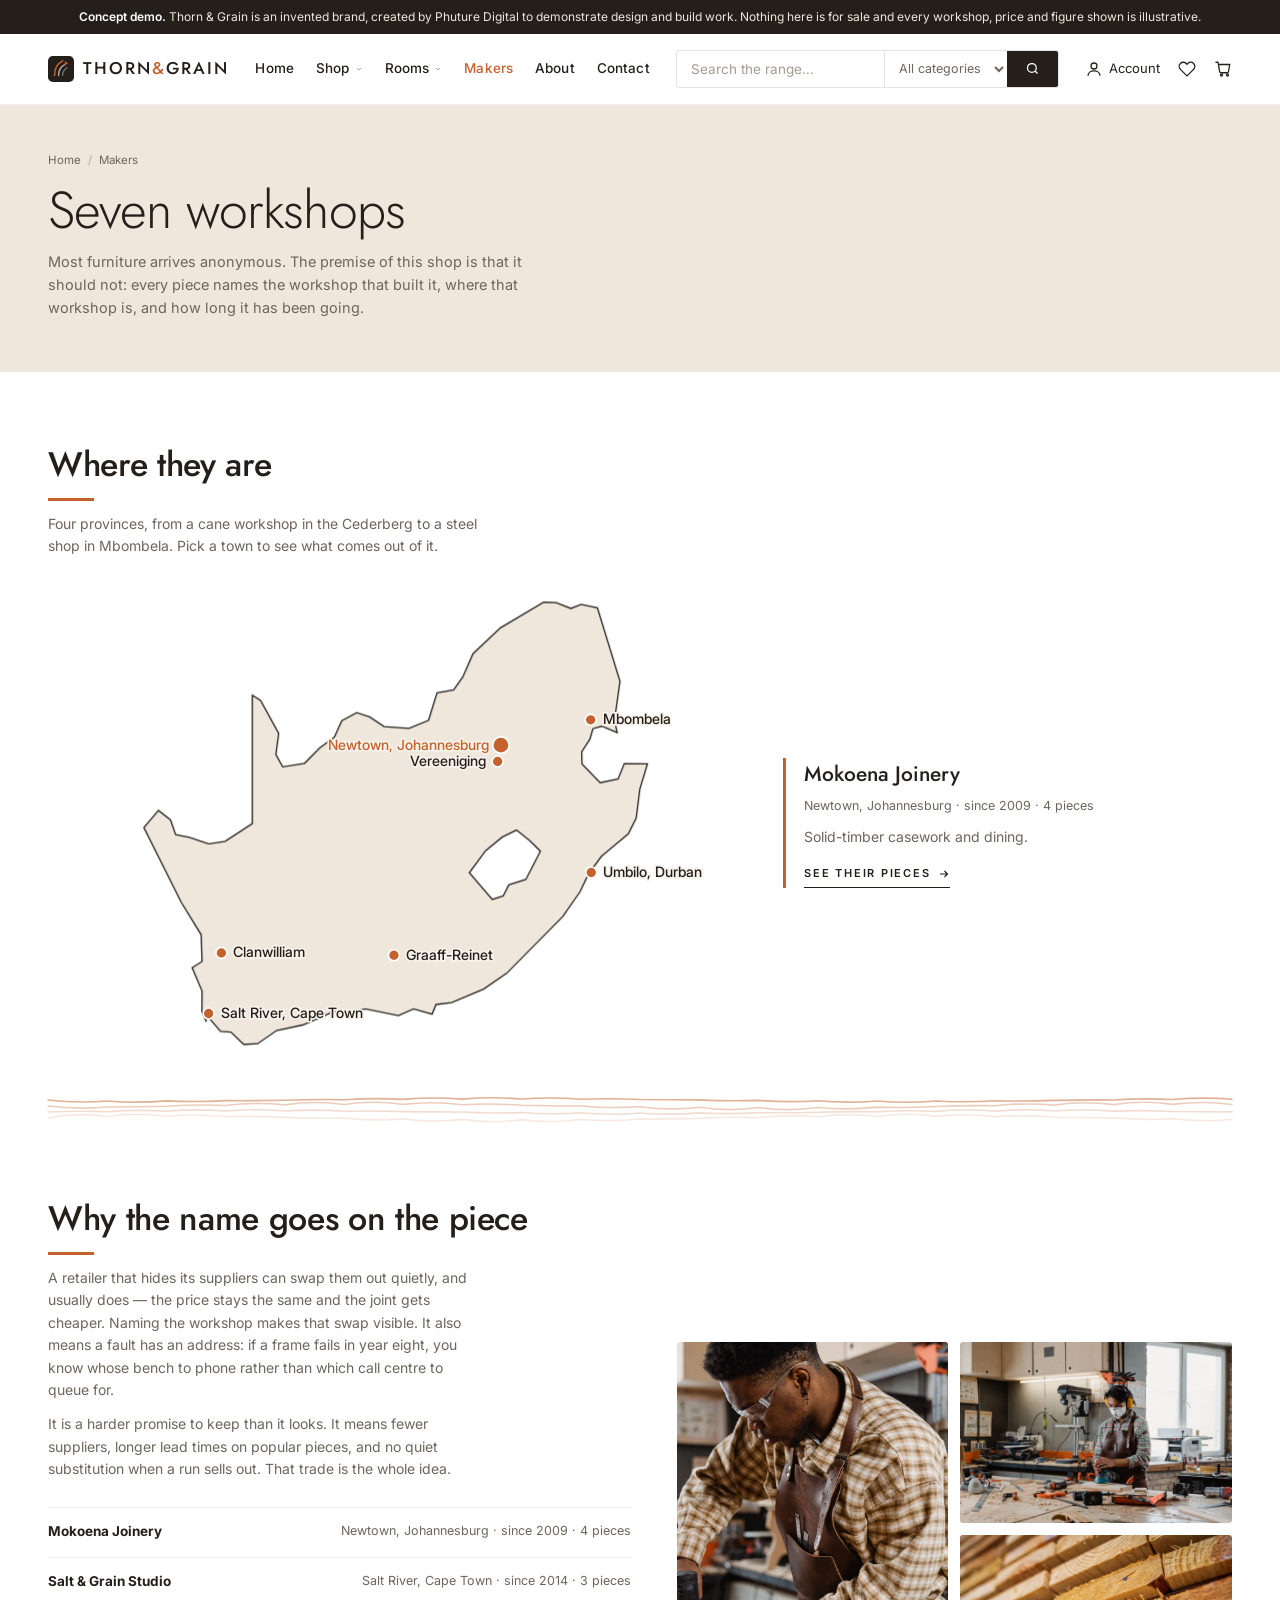
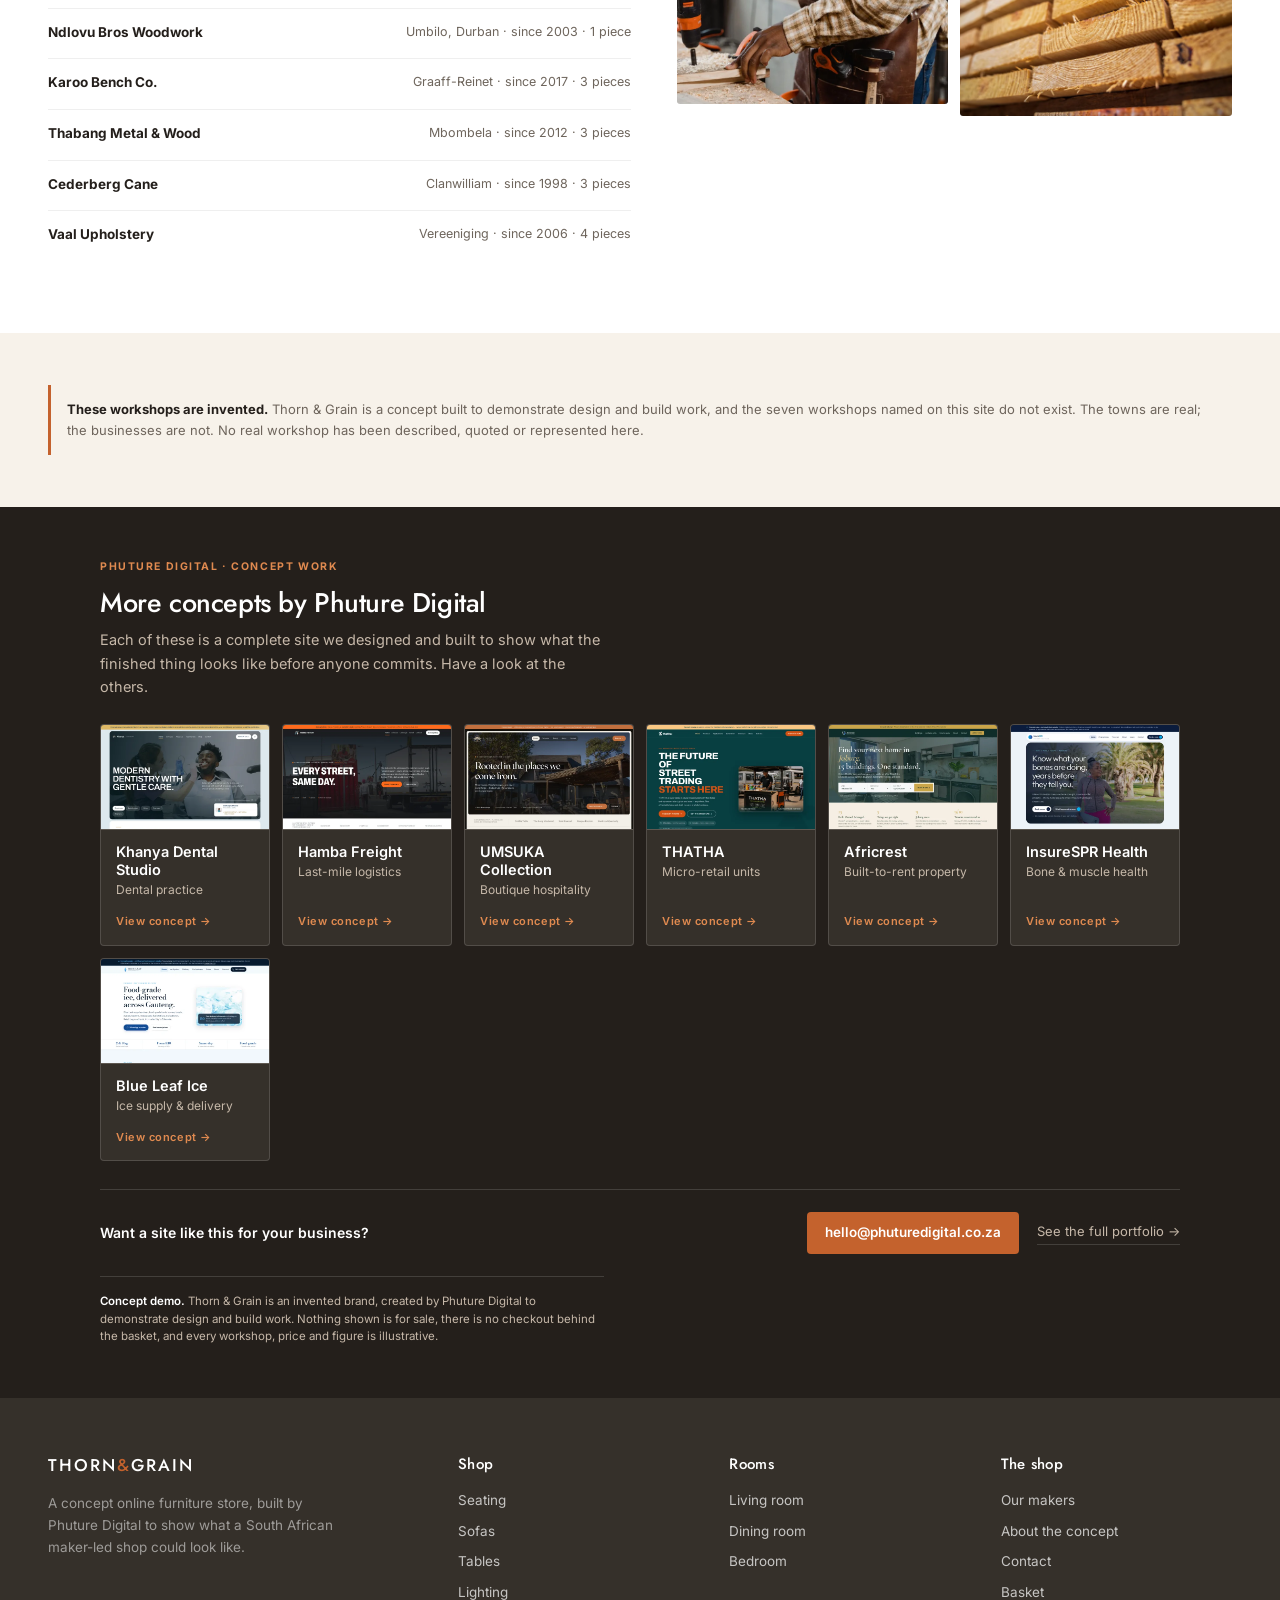
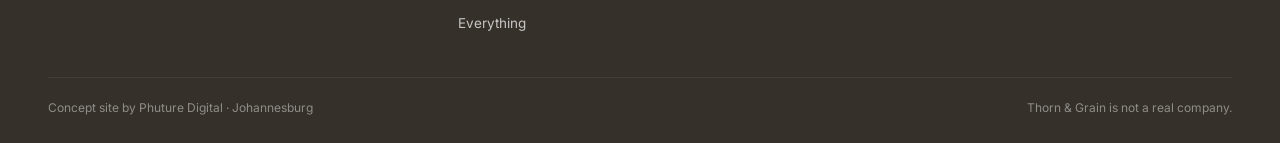
<file: makers.html>
<!DOCTYPE html>
<html lang="en-ZA">
<head>
<meta charset="UTF-8" />
<meta name="viewport" content="width=device-width, initial-scale=1.0" />
<title>Our makers · Thorn &amp; Grain · Concept store by Phuture Digital</title>
<meta name="description" content="The seven invented South African workshops behind the Thorn &amp; Grain concept catalogue." />
<meta name="robots" content="noindex, nofollow" />
<meta property="og:type" content="website" />
<meta property="og:title" content="Our makers · Thorn &amp; Grain · Concept store by Phuture Digital" />
<meta property="og:description" content="The seven invented South African workshops behind the Thorn &amp; Grain concept catalogue." />
<meta property="og:site_name" content="Thorn &amp; Grain (concept)" />
<meta property="og:locale" content="en_ZA" />
<link rel="stylesheet" href="styles.css" />
<link rel="stylesheet" href="motion.css" />
<link rel="icon" href="data:image/svg+xml,<svg xmlns='http://www.w3.org/2000/svg' viewBox='0 0 32 32'><rect width='32' height='32' rx='6' fill='%23241F1B'/><path d='M8 24C8 15 12 9 18 6' stroke='%23C4622D' stroke-width='2.4' fill='none' stroke-linecap='round'/><path d='M21.4 6.2l3.4 3.4-4.8 1.4z' fill='%23C4622D'/></svg>" />
</head>
<body>
<div class="scroll-bar" aria-hidden="true"></div>

<div class="concept-banner">
  <strong>Concept demo.</strong> Thorn &amp; Grain is an invented brand, created by Phuture Digital to demonstrate design and build work. Nothing here is for sale and every workshop, price and figure shown is illustrative.
</div>

<header class="head">
  <div class="head-inner">
    <a class="brand" href="/" aria-label="Thorn and Grain — home">
      <svg class="brand-mark" viewBox="0 0 32 32" fill="none" aria-hidden="true">
        <rect width="32" height="32" rx="6" fill="#241F1B"/>
        <path d="M8 24C8 15 12 9 18 6" stroke="#C4622D" stroke-width="2" stroke-linecap="round"/>
        <path d="M13 24c0-6.6 3-11 7.6-13.4" stroke="#EFE7DC" stroke-width="1.7" stroke-linecap="round" opacity=".7"/>
        <path d="M18 24c0-4.6 2.2-7.8 5.6-9.6" stroke="#EFE7DC" stroke-width="1.5" stroke-linecap="round" opacity=".45"/>
        <path d="M21.4 6.2l3.4 3.4-4.8 1.4z" fill="#C4622D"/>
      </svg>
      <span class="brand-word">Thorn<span>&amp;</span>Grain</span>
    </a>

    <button class="burger" type="button" data-burger aria-expanded="false" aria-label="Menu">
      <svg viewBox="0 0 24 24" fill="none" stroke="currentColor" stroke-width="1.8" aria-hidden="true"><path d="M3 6h18M3 12h18M3 18h18"/></svg>
    </button>

    <ul class="nav" data-nav>
      <li>
        <a href="/">Home</a>
      </li>
      <li>
        <a href="shop">Shop
          <svg class="caret" viewBox="0 0 24 24" fill="none" stroke="currentColor" stroke-width="2.4" aria-hidden="true"><path d="M6 9l6 6 6-6"/></svg>
        </a>
        <ul class="sub">
          <li><a href="shop?cat=seating">Seating</a></li>
          <li><a href="shop?cat=sofas">Sofas</a></li>
          <li><a href="shop?cat=tables">Tables</a></li>
          <li><a href="shop?cat=storage">Storage</a></li>
          <li><a href="shop?cat=lighting">Lighting</a></li>
          <li><a href="shop?cat=textiles">Textiles</a></li>
          <li><a href="shop?cat=beds">Beds</a></li>
        </ul>
      </li>
      <li>
        <a href="rooms">Rooms
          <svg class="caret" viewBox="0 0 24 24" fill="none" stroke="currentColor" stroke-width="2.4" aria-hidden="true"><path d="M6 9l6 6 6-6"/></svg>
        </a>
        <ul class="sub">
          <li><a href="rooms?room=living">Living room</a></li>
          <li><a href="rooms?room=dining">Dining room</a></li>
          <li><a href="rooms?room=bedroom">Bedroom</a></li>
        </ul>
      </li>
      <li>
        <a class="active" href="makers">Makers</a>
      </li>
      <li>
        <a href="about">About</a>
      </li>
      <li>
        <a href="contact">Contact</a>
      </li>
    </ul>

    <form class="search" data-search role="search">
      <label class="sr-only" for="q">Search the range</label>
      <input id="q" type="search" placeholder="Search the range&hellip;" autocomplete="off" />
      <label class="sr-only" for="qcat">Category</label>
      <select id="qcat">
        <option value="">All categories</option>
        <option value="seating">Seating</option>
        <option value="sofas">Sofas</option>
        <option value="tables">Tables</option>
        <option value="storage">Storage</option>
        <option value="lighting">Lighting</option>
        <option value="textiles">Textiles</option>
        <option value="beds">Beds</option>
      </select>
      <button type="submit" aria-label="Search">
        <svg viewBox="0 0 24 24" fill="none" stroke="currentColor" stroke-width="2" aria-hidden="true"><circle cx="11" cy="11" r="7"/><path d="M20 20l-3.5-3.5"/></svg>
      </button>
    </form>

    <div class="tools">
      <a href="contact"><svg viewBox="0 0 24 24" fill="none" stroke="currentColor" stroke-width="1.7" aria-hidden="true"><circle cx="12" cy="8" r="4"/><path d="M4 21c0-4 3.6-6.5 8-6.5s8 2.5 8 6.5"/></svg><span class="label">Account</span></a>
      <a href="shop" aria-label="Saved list"><svg viewBox="0 0 24 24" fill="none" stroke="currentColor" stroke-width="1.7" aria-hidden="true"><path d="M20.8 4.6a5.5 5.5 0 0 0-7.8 0L12 5.7l-1-1.1a5.5 5.5 0 0 0-7.8 7.8l1 1.1L12 21.2l7.8-7.7 1-1.1a5.5 5.5 0 0 0 0-7.8z"/></svg><span class="count" data-wish-count hidden>0</span></a>
      <a href="cart" aria-label="Basket"><svg viewBox="0 0 24 24" fill="none" stroke="currentColor" stroke-width="1.7" aria-hidden="true"><path d="M6 6h15l-1.7 9.4a2 2 0 0 1-2 1.6H9.5a2 2 0 0 1-2-1.6L5.6 3.9A1 1 0 0 0 4.6 3H2"/><circle cx="10" cy="20" r="1.4"/><circle cx="18" cy="20" r="1.4"/></svg><span class="count" data-cart-count hidden>0</span></a>
    </div>
  </div>
</header>

<main>

<section class="page-head">
  <div class="wrap">
    <nav class="crumb" aria-label="Breadcrumb"><a href="/">Home</a><span class="sep">/</span>Makers</nav>
    <h1>Seven workshops</h1>
    <p>Most furniture arrives anonymous. The premise of this shop is that it should not: every piece names the workshop that built it, where that workshop is, and how long it has been going.</p>
  </div>
</section>

<!-- ============ PROVENANCE MAP ============
     Seven workshops, at their real coordinates, on a real outline of the
     country. Hover or click a town to swap the panel and link through to that
     workshop's pieces. Keyboard-reachable: every pin is a focusable button. -->
<section class="band" style="padding-bottom:34px">
  <div class="wrap">
    <div class="sec-head reveal">
      <div>
        <h2 class="sec-title">Where they are</h2>
        <div class="sec-rule"></div>
        <p class="sec-note">Four provinces, from a cane workshop in the Cederberg to a steel shop in Mbombela. Pick a town to see what comes out of it.</p>
      </div>
    </div>
    <div class="map-wrap map-wrap-wide">
      <div data-map></div>
      <div class="map-panel" data-map-panel aria-live="polite"></div>
    </div>
  </div>
</section>

<div class="wrap" data-grain></div>

<section class="band">
  <div class="reveal wrap makers">
    <div>
      <h2 class="sec-title">Why the name goes on the piece</h2>
      <div class="sec-rule"></div>
      <p class="sec-note">A retailer that hides its suppliers can swap them out quietly, and usually does &mdash; the price stays the same and the joint gets cheaper. Naming the workshop makes that swap visible. It also means a fault has an address: if a frame fails in year eight, you know whose bench to phone rather than which call centre to queue for.</p>
      <p class="sec-note">It is a harder promise to keep than it looks. It means fewer suppliers, longer lead times on popular pieces, and no quiet substitution when a run sells out. That trade is the whole idea.</p>
      <div class="maker-list" data-maker-list></div>
    </div>
    <div class="makers-art">
      <img src="images/maker-a.webp" alt="A carpenter working at a bench in a busy workshop" width="900" height="1100" loading="lazy" decoding="async" />
      <img src="images/maker-b.webp" alt="A carpenter at a machine bench surrounded by tools and offcuts" width="1200" height="800" loading="lazy" decoding="async" />
      <img src="images/timber.webp" alt="Stacked and stickered timber drying in a yard" width="1200" height="800" loading="lazy" decoding="async" />
    </div>
  </div>
</section>

<section class="band-tight band-sand">
  <div class="wrap">
    <div class="note">
      <b>These workshops are invented.</b> Thorn &amp; Grain is a concept built to demonstrate design and build work, and the seven workshops named on this site do not exist. The towns are real; the businesses are not. No real workshop has been described, quoted or represented here.
    </div>
  </div>
</section>
</main>

<!-- pd-network:start -->
<section class="pd-network" aria-labelledby="pd-network-title">
  <div class="pd-network-inner">
    <p class="pd-network-eyebrow">Phuture Digital &middot; Concept work</p>
    <h2 class="pd-network-title" id="pd-network-title">More concepts by Phuture Digital</h2>
    <p class="pd-network-lede">Each of these is a complete site we designed and built to show what the finished thing looks like before anyone commits. Have a look at the others.</p>
    <ul class="pd-network-grid">
        <li class="pd-network-card">
          <a href="https://khanya-concept.phuturedigital.co.za">
            <img class="pd-network-thumb" src="/pd-concepts/khanya.webp" alt=""
                 width="640" height="400" loading="lazy" decoding="async">
            <span class="pd-network-body">
              <span class="pd-network-name">Khanya Dental Studio</span>
              <span class="pd-network-sector">Dental practice</span>
              <span class="pd-network-go">View concept &rarr;</span>
            </span>
          </a>
        </li>
        <li class="pd-network-card">
          <a href="https://hamba-concept.phuturedigital.co.za">
            <img class="pd-network-thumb" src="/pd-concepts/hamba.webp" alt=""
                 width="640" height="400" loading="lazy" decoding="async">
            <span class="pd-network-body">
              <span class="pd-network-name">Hamba Freight</span>
              <span class="pd-network-sector">Last-mile logistics</span>
              <span class="pd-network-go">View concept &rarr;</span>
            </span>
          </a>
        </li>
        <li class="pd-network-card">
          <a href="https://umsuka-concept.phuturedigital.co.za">
            <img class="pd-network-thumb" src="/pd-concepts/umsuka.webp" alt=""
                 width="640" height="400" loading="lazy" decoding="async">
            <span class="pd-network-body">
              <span class="pd-network-name">UMSUKA Collection</span>
              <span class="pd-network-sector">Boutique hospitality</span>
              <span class="pd-network-go">View concept &rarr;</span>
            </span>
          </a>
        </li>
        <li class="pd-network-card">
          <a href="https://thatha-concept.phuturedigital.co.za">
            <img class="pd-network-thumb" src="/pd-concepts/thatha.webp" alt=""
                 width="640" height="400" loading="lazy" decoding="async">
            <span class="pd-network-body">
              <span class="pd-network-name">THATHA</span>
              <span class="pd-network-sector">Micro-retail units</span>
              <span class="pd-network-go">View concept &rarr;</span>
            </span>
          </a>
        </li>
        <li class="pd-network-card">
          <a href="https://africrest-concept.phuturedigital.co.za">
            <img class="pd-network-thumb" src="/pd-concepts/africrest.webp" alt=""
                 width="640" height="400" loading="lazy" decoding="async">
            <span class="pd-network-body">
              <span class="pd-network-name">Africrest</span>
              <span class="pd-network-sector">Built-to-rent property</span>
              <span class="pd-network-go">View concept &rarr;</span>
            </span>
          </a>
        </li>
        <li class="pd-network-card">
          <a href="https://insurespr-concept.phuturedigital.co.za">
            <img class="pd-network-thumb" src="/pd-concepts/insurespr.webp" alt=""
                 width="640" height="400" loading="lazy" decoding="async">
            <span class="pd-network-body">
              <span class="pd-network-name">InsureSPR Health</span>
              <span class="pd-network-sector">Bone &amp; muscle health</span>
              <span class="pd-network-go">View concept &rarr;</span>
            </span>
          </a>
        </li>
        <li class="pd-network-card">
          <a href="https://blueleaf-concept.phuturedigital.co.za">
            <img class="pd-network-thumb" src="/pd-concepts/blueleaf.webp" alt=""
                 width="640" height="400" loading="lazy" decoding="async">
            <span class="pd-network-body">
              <span class="pd-network-name">Blue Leaf Ice</span>
              <span class="pd-network-sector">Ice supply &amp; delivery</span>
              <span class="pd-network-go">View concept &rarr;</span>
            </span>
          </a>
        </li>
    </ul>
    <div class="pd-network-cta">
      <p>Want a site like this for your business?</p>
      <a class="pd-network-btn" href="mailto:hello@phuturedigital.co.za">hello@phuturedigital.co.za</a>
      <a class="pd-network-link" href="https://www.phuturedigital.co.za/portfolio" rel="noopener">See the full portfolio &rarr;</a>
    </div>
    <p class="pd-network-mark"><strong>Concept demo.</strong> Thorn &amp; Grain is an invented brand, created by Phuture Digital to demonstrate design and build work. Nothing shown is for sale, there is no checkout behind the basket, and every workshop, price and figure is illustrative.</p>
  </div>
</section>
<!-- pd-network:end -->
<footer>
  <div class="wrap">
    <div class="foot-grid">
      <div>
        <span class="brand-word">Thorn<span style="color:var(--ochre)">&amp;</span>Grain</span>
        <p class="foot-blurb">A concept online furniture store, built by Phuture Digital to show what a South African maker-led shop could look like.</p>
      </div>
      <div>
        <h4>Shop</h4>
        <ul>
          <li><a href="shop?cat=seating">Seating</a></li>
          <li><a href="shop?cat=sofas">Sofas</a></li>
          <li><a href="shop?cat=tables">Tables</a></li>
          <li><a href="shop?cat=lighting">Lighting</a></li>
          <li><a href="shop">Everything</a></li>
        </ul>
      </div>
      <div>
        <h4>Rooms</h4>
        <ul>
          <li><a href="rooms?room=living">Living room</a></li>
          <li><a href="rooms?room=dining">Dining room</a></li>
          <li><a href="rooms?room=bedroom">Bedroom</a></li>
        </ul>
      </div>
      <div>
        <h4>The shop</h4>
        <ul>
          <li><a href="makers">Our makers</a></li>
          <li><a href="about">About the concept</a></li>
          <li><a href="contact">Contact</a></li>
          <li><a href="cart">Basket</a></li>
        </ul>
      </div>
    </div>
    <div class="foot-bottom">
      <span>Concept site by Phuture Digital &middot; Johannesburg</span>
      <span>Thorn &amp; Grain is not a real company.</span>
    </div>
  </div>
</footer>

<script src="catalogue.js"></script>
<script src="map-data.js"></script>
<script src="site.js"></script>
<script src="motion.js"></script>
</body>
</html>
</file>
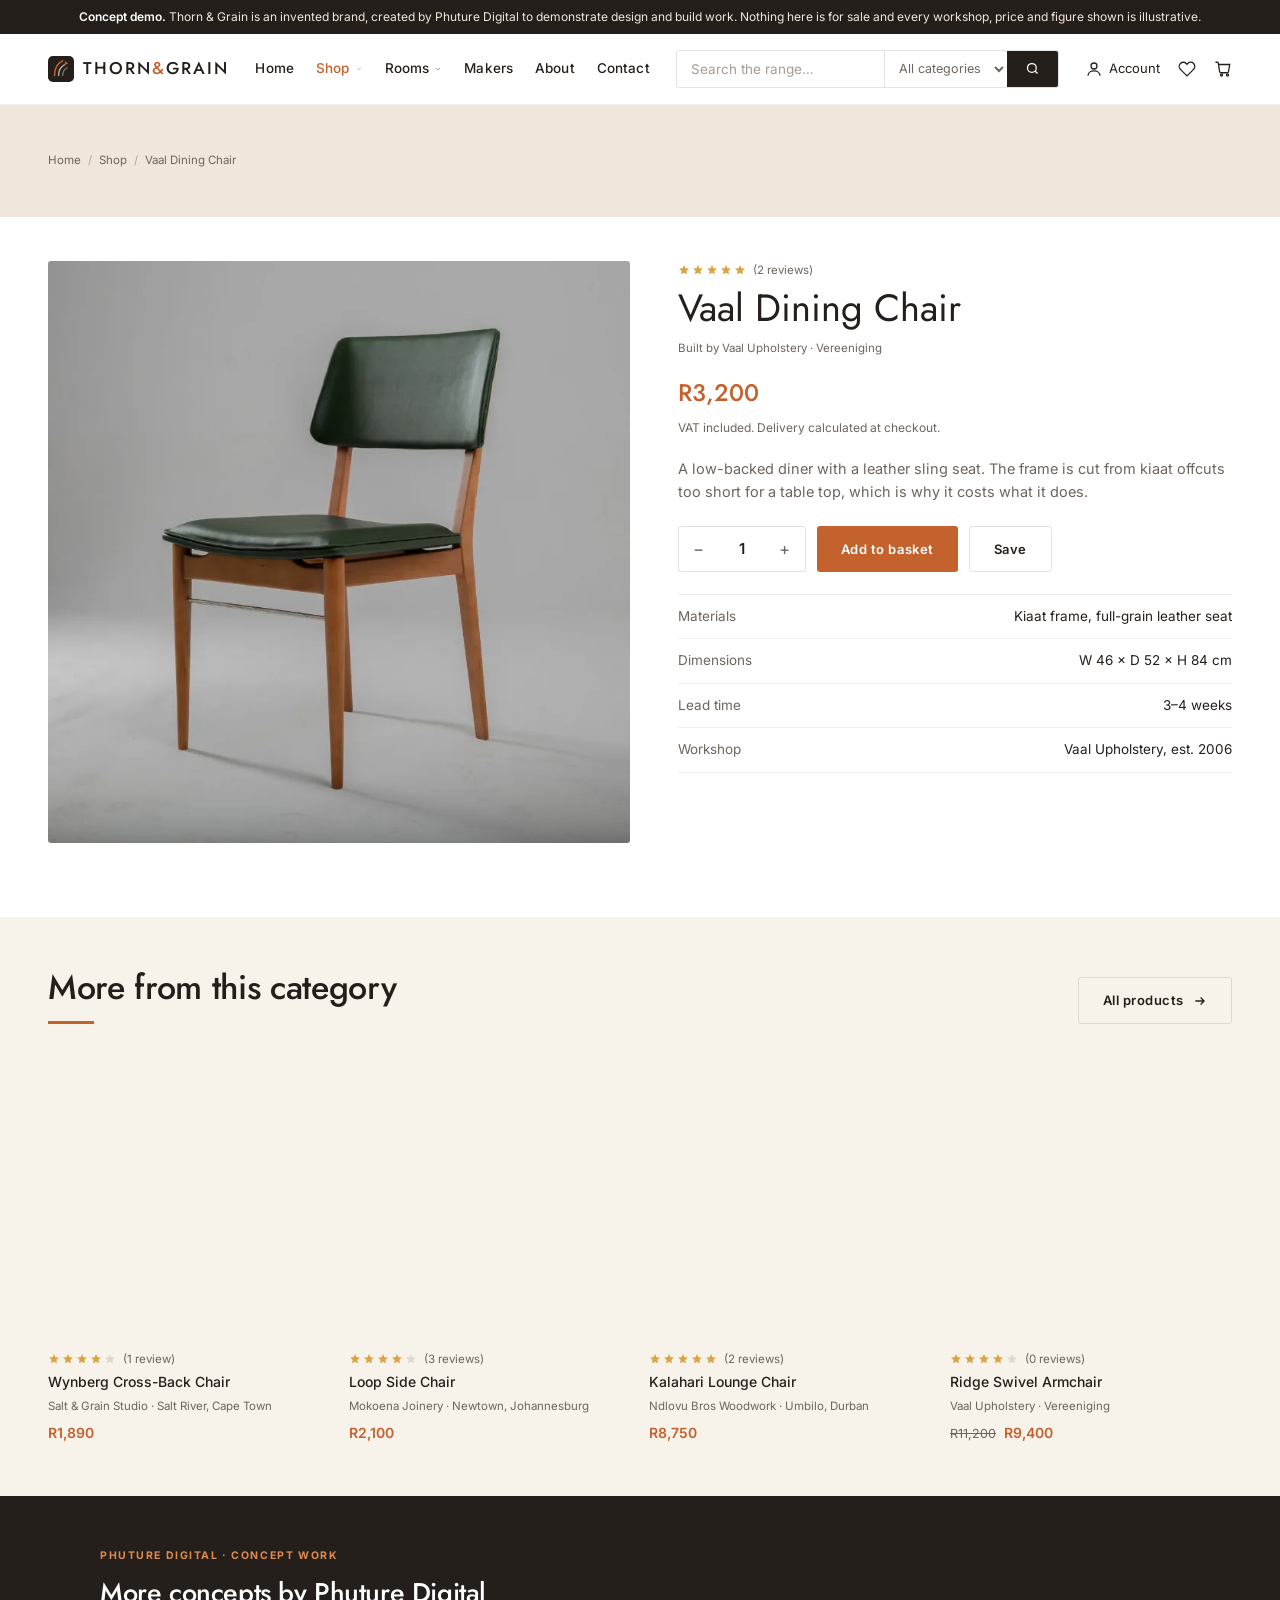
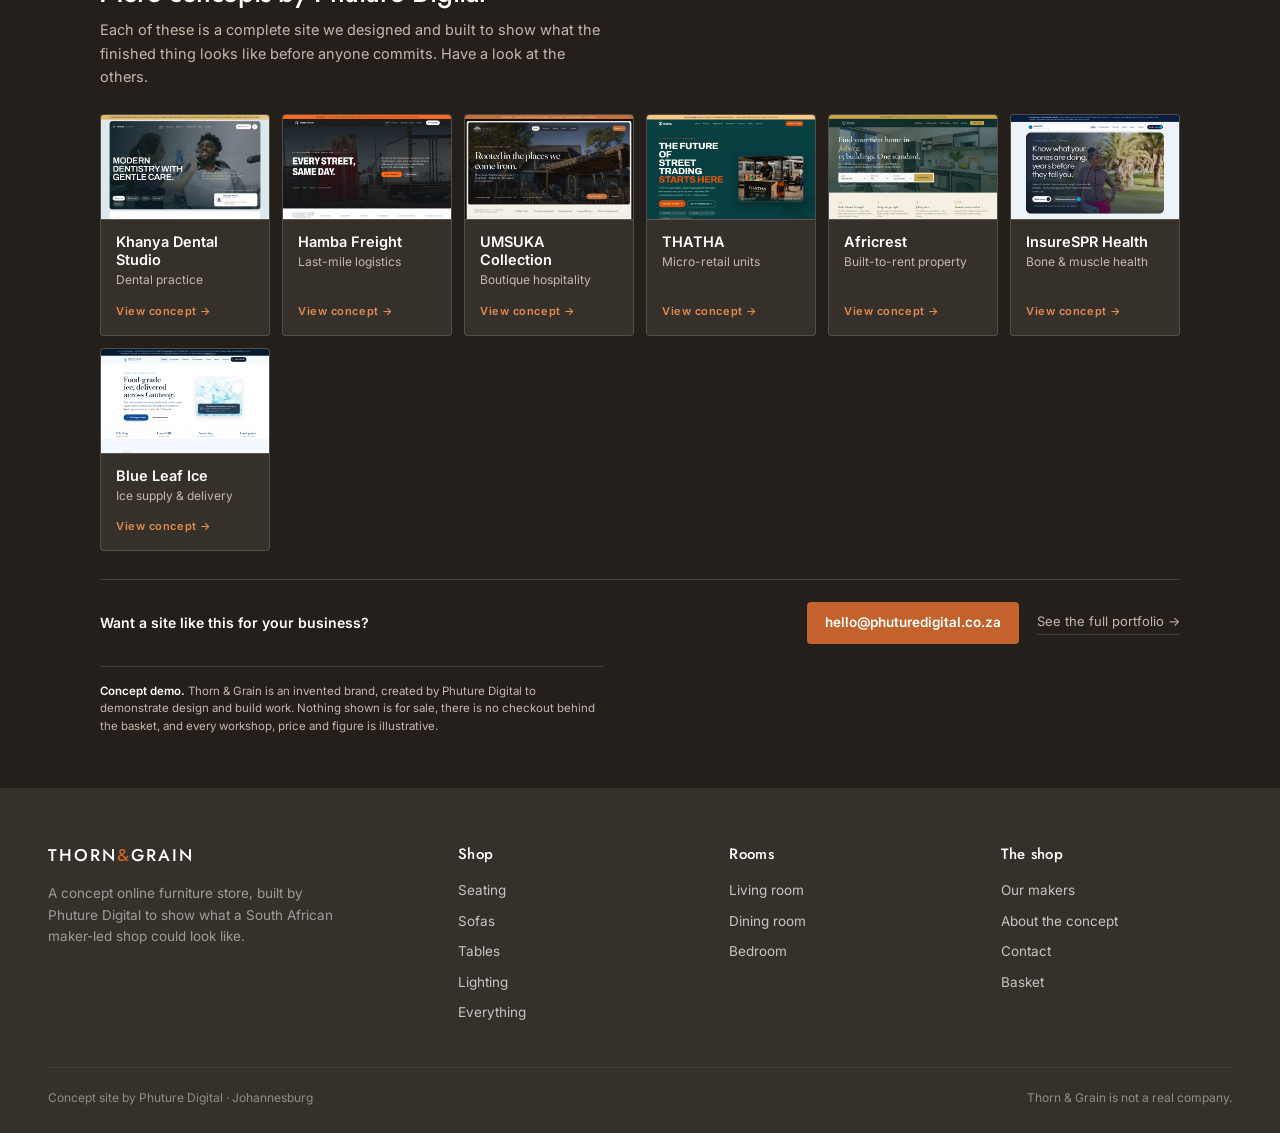
<file: product.html>
<!DOCTYPE html>
<html lang="en-ZA">
<head>
<meta charset="UTF-8" />
<meta name="viewport" content="width=device-width, initial-scale=1.0" />
<title>Piece · Thorn &amp; Grain · Concept store by Phuture Digital</title>
<meta name="description" content="A single piece from the Thorn &amp; Grain concept catalogue, with its materials, dimensions and the workshop that built it." />
<meta name="robots" content="noindex, nofollow" />
<meta property="og:type" content="website" />
<meta property="og:title" content="Piece · Thorn &amp; Grain · Concept store by Phuture Digital" />
<meta property="og:description" content="A single piece from the Thorn &amp; Grain concept catalogue, with its materials, dimensions and the workshop that built it." />
<meta property="og:site_name" content="Thorn &amp; Grain (concept)" />
<meta property="og:locale" content="en_ZA" />
<link rel="stylesheet" href="styles.css" />
<link rel="stylesheet" href="motion.css" />
<link rel="icon" href="data:image/svg+xml,<svg xmlns='http://www.w3.org/2000/svg' viewBox='0 0 32 32'><rect width='32' height='32' rx='6' fill='%23241F1B'/><path d='M8 24C8 15 12 9 18 6' stroke='%23C4622D' stroke-width='2.4' fill='none' stroke-linecap='round'/><path d='M21.4 6.2l3.4 3.4-4.8 1.4z' fill='%23C4622D'/></svg>" />
</head>
<body>
<div class="scroll-bar" aria-hidden="true"></div>

<div class="concept-banner">
  <strong>Concept demo.</strong> Thorn &amp; Grain is an invented brand, created by Phuture Digital to demonstrate design and build work. Nothing here is for sale and every workshop, price and figure shown is illustrative.
</div>

<header class="head">
  <div class="head-inner">
    <a class="brand" href="/" aria-label="Thorn and Grain — home">
      <svg class="brand-mark" viewBox="0 0 32 32" fill="none" aria-hidden="true">
        <rect width="32" height="32" rx="6" fill="#241F1B"/>
        <path d="M8 24C8 15 12 9 18 6" stroke="#C4622D" stroke-width="2" stroke-linecap="round"/>
        <path d="M13 24c0-6.6 3-11 7.6-13.4" stroke="#EFE7DC" stroke-width="1.7" stroke-linecap="round" opacity=".7"/>
        <path d="M18 24c0-4.6 2.2-7.8 5.6-9.6" stroke="#EFE7DC" stroke-width="1.5" stroke-linecap="round" opacity=".45"/>
        <path d="M21.4 6.2l3.4 3.4-4.8 1.4z" fill="#C4622D"/>
      </svg>
      <span class="brand-word">Thorn<span>&amp;</span>Grain</span>
    </a>

    <button class="burger" type="button" data-burger aria-expanded="false" aria-label="Menu">
      <svg viewBox="0 0 24 24" fill="none" stroke="currentColor" stroke-width="1.8" aria-hidden="true"><path d="M3 6h18M3 12h18M3 18h18"/></svg>
    </button>

    <ul class="nav" data-nav>
      <li>
        <a href="/">Home</a>
      </li>
      <li>
        <a class="active" href="shop">Shop
          <svg class="caret" viewBox="0 0 24 24" fill="none" stroke="currentColor" stroke-width="2.4" aria-hidden="true"><path d="M6 9l6 6 6-6"/></svg>
        </a>
        <ul class="sub">
          <li><a href="shop?cat=seating">Seating</a></li>
          <li><a href="shop?cat=sofas">Sofas</a></li>
          <li><a href="shop?cat=tables">Tables</a></li>
          <li><a href="shop?cat=storage">Storage</a></li>
          <li><a href="shop?cat=lighting">Lighting</a></li>
          <li><a href="shop?cat=textiles">Textiles</a></li>
          <li><a href="shop?cat=beds">Beds</a></li>
        </ul>
      </li>
      <li>
        <a href="rooms">Rooms
          <svg class="caret" viewBox="0 0 24 24" fill="none" stroke="currentColor" stroke-width="2.4" aria-hidden="true"><path d="M6 9l6 6 6-6"/></svg>
        </a>
        <ul class="sub">
          <li><a href="rooms?room=living">Living room</a></li>
          <li><a href="rooms?room=dining">Dining room</a></li>
          <li><a href="rooms?room=bedroom">Bedroom</a></li>
        </ul>
      </li>
      <li>
        <a href="makers">Makers</a>
      </li>
      <li>
        <a href="about">About</a>
      </li>
      <li>
        <a href="contact">Contact</a>
      </li>
    </ul>

    <form class="search" data-search role="search">
      <label class="sr-only" for="q">Search the range</label>
      <input id="q" type="search" placeholder="Search the range&hellip;" autocomplete="off" />
      <label class="sr-only" for="qcat">Category</label>
      <select id="qcat">
        <option value="">All categories</option>
        <option value="seating">Seating</option>
        <option value="sofas">Sofas</option>
        <option value="tables">Tables</option>
        <option value="storage">Storage</option>
        <option value="lighting">Lighting</option>
        <option value="textiles">Textiles</option>
        <option value="beds">Beds</option>
      </select>
      <button type="submit" aria-label="Search">
        <svg viewBox="0 0 24 24" fill="none" stroke="currentColor" stroke-width="2" aria-hidden="true"><circle cx="11" cy="11" r="7"/><path d="M20 20l-3.5-3.5"/></svg>
      </button>
    </form>

    <div class="tools">
      <a href="contact"><svg viewBox="0 0 24 24" fill="none" stroke="currentColor" stroke-width="1.7" aria-hidden="true"><circle cx="12" cy="8" r="4"/><path d="M4 21c0-4 3.6-6.5 8-6.5s8 2.5 8 6.5"/></svg><span class="label">Account</span></a>
      <a href="shop" aria-label="Saved list"><svg viewBox="0 0 24 24" fill="none" stroke="currentColor" stroke-width="1.7" aria-hidden="true"><path d="M20.8 4.6a5.5 5.5 0 0 0-7.8 0L12 5.7l-1-1.1a5.5 5.5 0 0 0-7.8 7.8l1 1.1L12 21.2l7.8-7.7 1-1.1a5.5 5.5 0 0 0 0-7.8z"/></svg><span class="count" data-wish-count hidden>0</span></a>
      <a href="cart" aria-label="Basket"><svg viewBox="0 0 24 24" fill="none" stroke="currentColor" stroke-width="1.7" aria-hidden="true"><path d="M6 6h15l-1.7 9.4a2 2 0 0 1-2 1.6H9.5a2 2 0 0 1-2-1.6L5.6 3.9A1 1 0 0 0 4.6 3H2"/><circle cx="10" cy="20" r="1.4"/><circle cx="18" cy="20" r="1.4"/></svg><span class="count" data-cart-count hidden>0</span></a>
    </div>
  </div>
</header>

<main>

<section class="page-head" style="padding-bottom:34px">
  <div class="wrap">
    <nav class="crumb" aria-label="Breadcrumb"><a href="/">Home</a><span class="sep">/</span><a href="shop">Shop</a><span class="sep">/</span><span data-crumb-name>Piece</span></nav>
  </div>
</section>

<section class="band" style="padding-top:44px">
  <div class="wrap pdp" data-pdp></div>
</section>

<section class="band-tight band-sand">
  <div class="wrap">
    <div class="reveal sec-head">
      <div>
        <h2 class="sec-title">More from this category</h2>
        <div class="sec-rule"></div>
      </div>
      <a class="btn btn-ghost" href="shop">All products <svg viewBox="0 0 24 24" fill="none" stroke="currentColor" stroke-width="2.2" aria-hidden="true"><path d="M4 12h15M13 6l6 6-6 6"/></svg></a>
    </div>
    <div class="grid" data-related></div>
  </div>
</section>
</main>

<!-- pd-network:start -->
<section class="pd-network" aria-labelledby="pd-network-title">
  <div class="pd-network-inner">
    <p class="pd-network-eyebrow">Phuture Digital &middot; Concept work</p>
    <h2 class="pd-network-title" id="pd-network-title">More concepts by Phuture Digital</h2>
    <p class="pd-network-lede">Each of these is a complete site we designed and built to show what the finished thing looks like before anyone commits. Have a look at the others.</p>
    <ul class="pd-network-grid">
        <li class="pd-network-card">
          <a href="https://khanya-concept.phuturedigital.co.za">
            <img class="pd-network-thumb" src="/pd-concepts/khanya.webp" alt=""
                 width="640" height="400" loading="lazy" decoding="async">
            <span class="pd-network-body">
              <span class="pd-network-name">Khanya Dental Studio</span>
              <span class="pd-network-sector">Dental practice</span>
              <span class="pd-network-go">View concept &rarr;</span>
            </span>
          </a>
        </li>
        <li class="pd-network-card">
          <a href="https://hamba-concept.phuturedigital.co.za">
            <img class="pd-network-thumb" src="/pd-concepts/hamba.webp" alt=""
                 width="640" height="400" loading="lazy" decoding="async">
            <span class="pd-network-body">
              <span class="pd-network-name">Hamba Freight</span>
              <span class="pd-network-sector">Last-mile logistics</span>
              <span class="pd-network-go">View concept &rarr;</span>
            </span>
          </a>
        </li>
        <li class="pd-network-card">
          <a href="https://umsuka-concept.phuturedigital.co.za">
            <img class="pd-network-thumb" src="/pd-concepts/umsuka.webp" alt=""
                 width="640" height="400" loading="lazy" decoding="async">
            <span class="pd-network-body">
              <span class="pd-network-name">UMSUKA Collection</span>
              <span class="pd-network-sector">Boutique hospitality</span>
              <span class="pd-network-go">View concept &rarr;</span>
            </span>
          </a>
        </li>
        <li class="pd-network-card">
          <a href="https://thatha-concept.phuturedigital.co.za">
            <img class="pd-network-thumb" src="/pd-concepts/thatha.webp" alt=""
                 width="640" height="400" loading="lazy" decoding="async">
            <span class="pd-network-body">
              <span class="pd-network-name">THATHA</span>
              <span class="pd-network-sector">Micro-retail units</span>
              <span class="pd-network-go">View concept &rarr;</span>
            </span>
          </a>
        </li>
        <li class="pd-network-card">
          <a href="https://africrest-concept.phuturedigital.co.za">
            <img class="pd-network-thumb" src="/pd-concepts/africrest.webp" alt=""
                 width="640" height="400" loading="lazy" decoding="async">
            <span class="pd-network-body">
              <span class="pd-network-name">Africrest</span>
              <span class="pd-network-sector">Built-to-rent property</span>
              <span class="pd-network-go">View concept &rarr;</span>
            </span>
          </a>
        </li>
        <li class="pd-network-card">
          <a href="https://insurespr-concept.phuturedigital.co.za">
            <img class="pd-network-thumb" src="/pd-concepts/insurespr.webp" alt=""
                 width="640" height="400" loading="lazy" decoding="async">
            <span class="pd-network-body">
              <span class="pd-network-name">InsureSPR Health</span>
              <span class="pd-network-sector">Bone &amp; muscle health</span>
              <span class="pd-network-go">View concept &rarr;</span>
            </span>
          </a>
        </li>
        <li class="pd-network-card">
          <a href="https://blueleaf-concept.phuturedigital.co.za">
            <img class="pd-network-thumb" src="/pd-concepts/blueleaf.webp" alt=""
                 width="640" height="400" loading="lazy" decoding="async">
            <span class="pd-network-body">
              <span class="pd-network-name">Blue Leaf Ice</span>
              <span class="pd-network-sector">Ice supply &amp; delivery</span>
              <span class="pd-network-go">View concept &rarr;</span>
            </span>
          </a>
        </li>
    </ul>
    <div class="pd-network-cta">
      <p>Want a site like this for your business?</p>
      <a class="pd-network-btn" href="mailto:hello@phuturedigital.co.za">hello@phuturedigital.co.za</a>
      <a class="pd-network-link" href="https://www.phuturedigital.co.za/portfolio" rel="noopener">See the full portfolio &rarr;</a>
    </div>
    <p class="pd-network-mark"><strong>Concept demo.</strong> Thorn &amp; Grain is an invented brand, created by Phuture Digital to demonstrate design and build work. Nothing shown is for sale, there is no checkout behind the basket, and every workshop, price and figure is illustrative.</p>
  </div>
</section>
<!-- pd-network:end -->
<footer>
  <div class="wrap">
    <div class="foot-grid">
      <div>
        <span class="brand-word">Thorn<span style="color:var(--ochre)">&amp;</span>Grain</span>
        <p class="foot-blurb">A concept online furniture store, built by Phuture Digital to show what a South African maker-led shop could look like.</p>
      </div>
      <div>
        <h4>Shop</h4>
        <ul>
          <li><a href="shop?cat=seating">Seating</a></li>
          <li><a href="shop?cat=sofas">Sofas</a></li>
          <li><a href="shop?cat=tables">Tables</a></li>
          <li><a href="shop?cat=lighting">Lighting</a></li>
          <li><a href="shop">Everything</a></li>
        </ul>
      </div>
      <div>
        <h4>Rooms</h4>
        <ul>
          <li><a href="rooms?room=living">Living room</a></li>
          <li><a href="rooms?room=dining">Dining room</a></li>
          <li><a href="rooms?room=bedroom">Bedroom</a></li>
        </ul>
      </div>
      <div>
        <h4>The shop</h4>
        <ul>
          <li><a href="makers">Our makers</a></li>
          <li><a href="about">About the concept</a></li>
          <li><a href="contact">Contact</a></li>
          <li><a href="cart">Basket</a></li>
        </ul>
      </div>
    </div>
    <div class="foot-bottom">
      <span>Concept site by Phuture Digital &middot; Johannesburg</span>
      <span>Thorn &amp; Grain is not a real company.</span>
    </div>
  </div>
</footer>

<script src="catalogue.js"></script>
<script src="map-data.js"></script>
<script src="site.js"></script>
<script src="motion.js"></script>
</body>
</html>
</file>
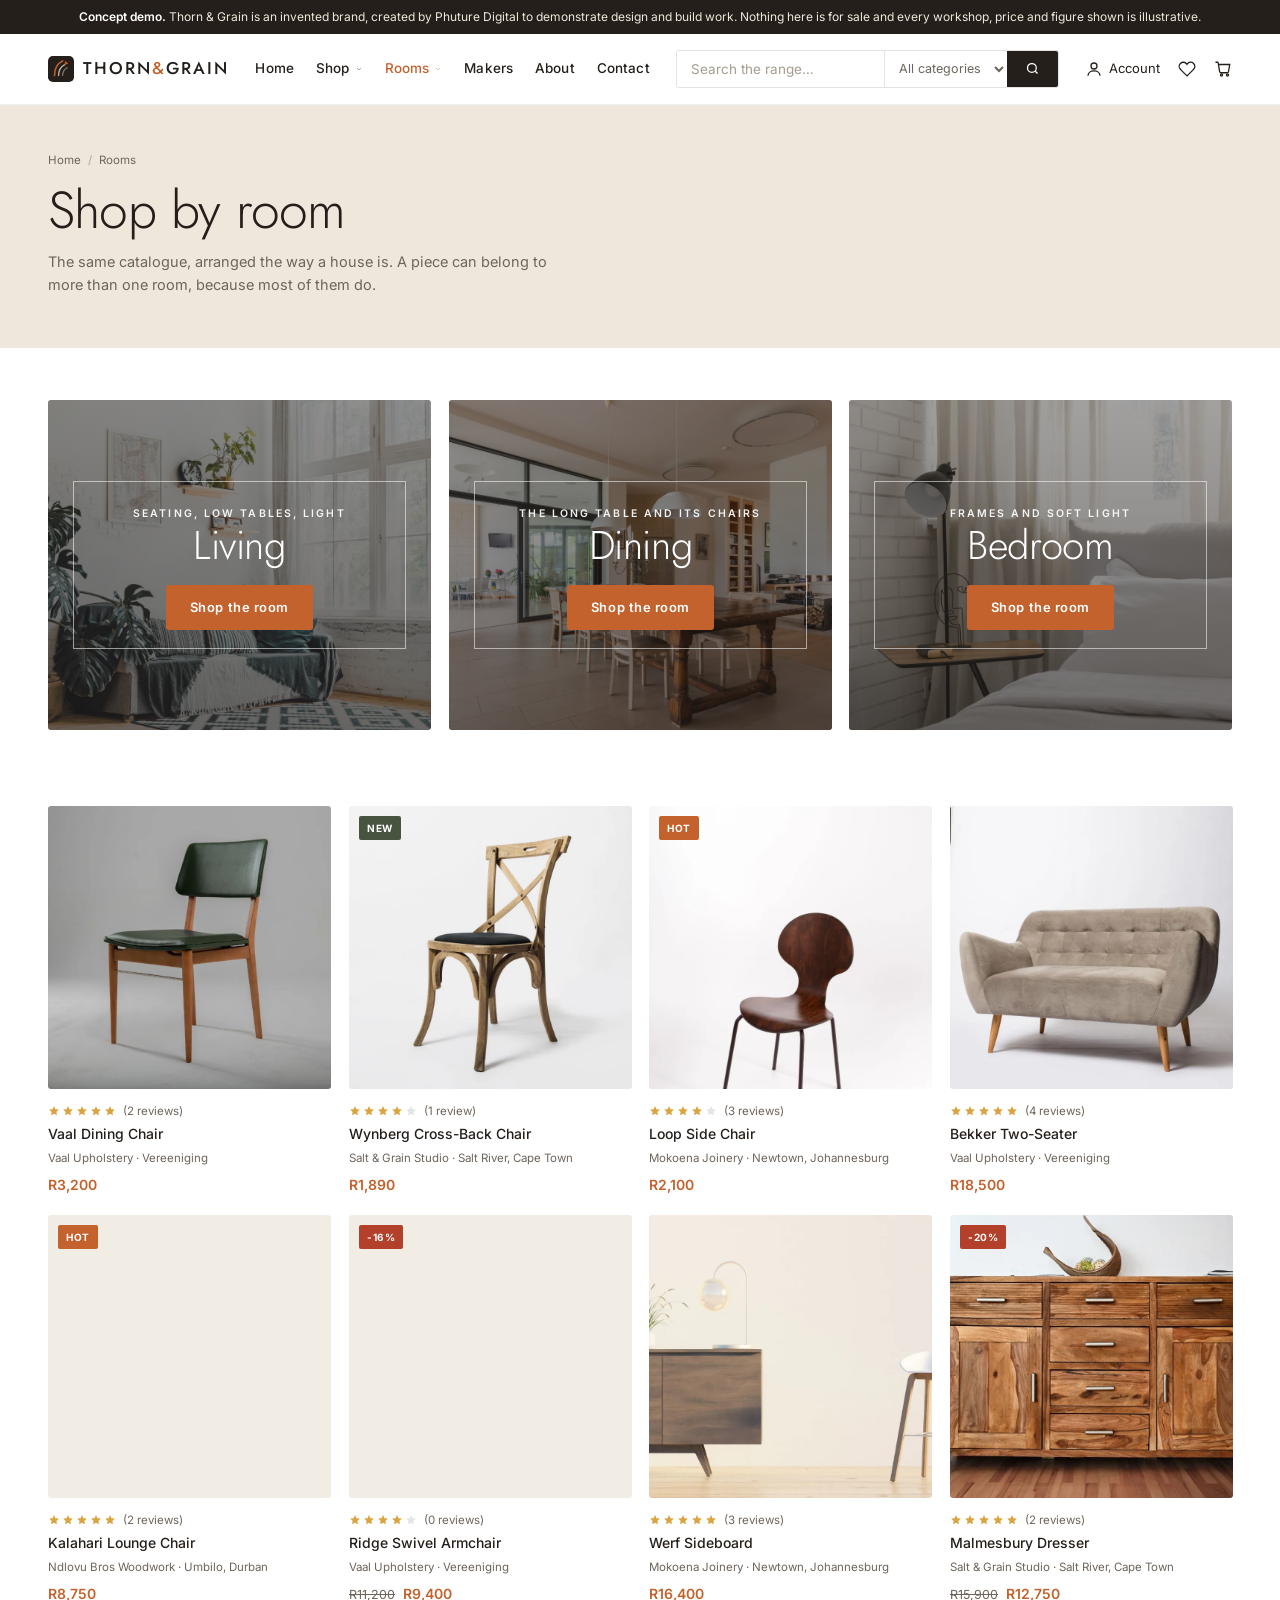
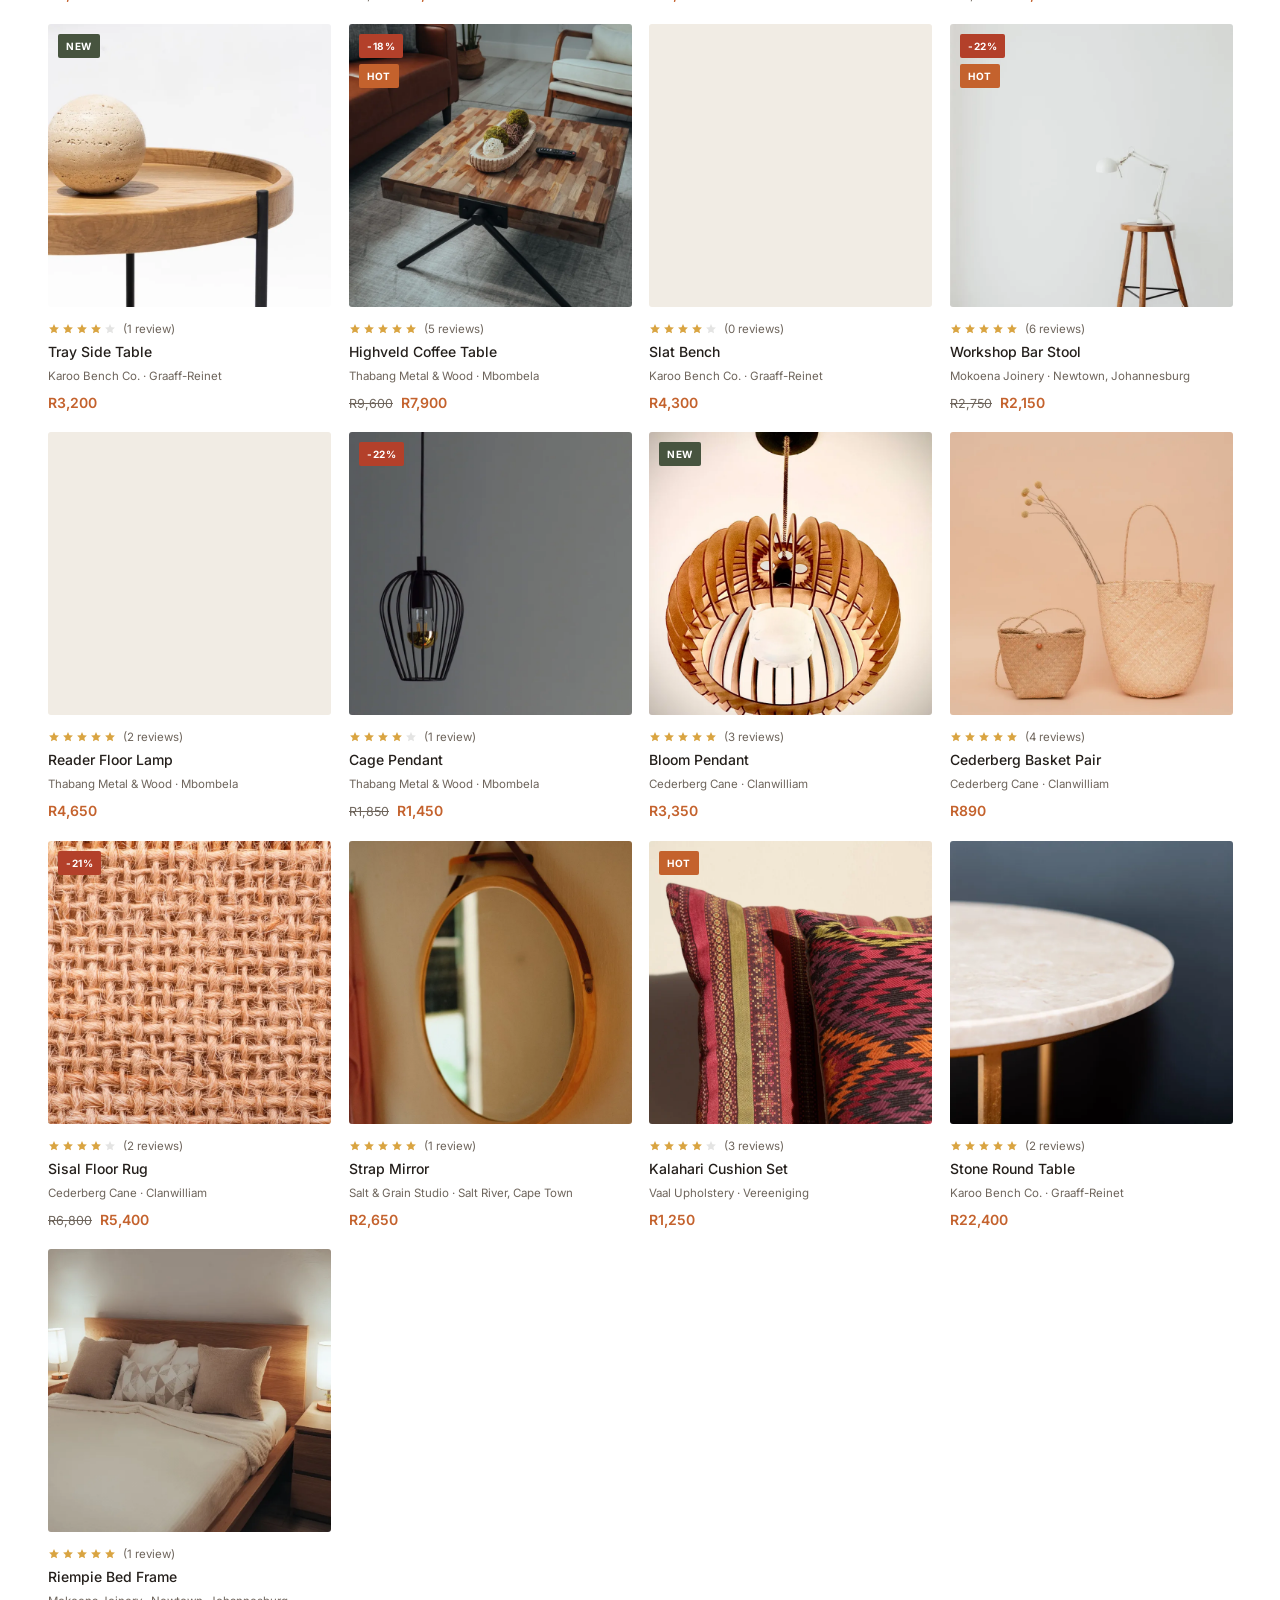
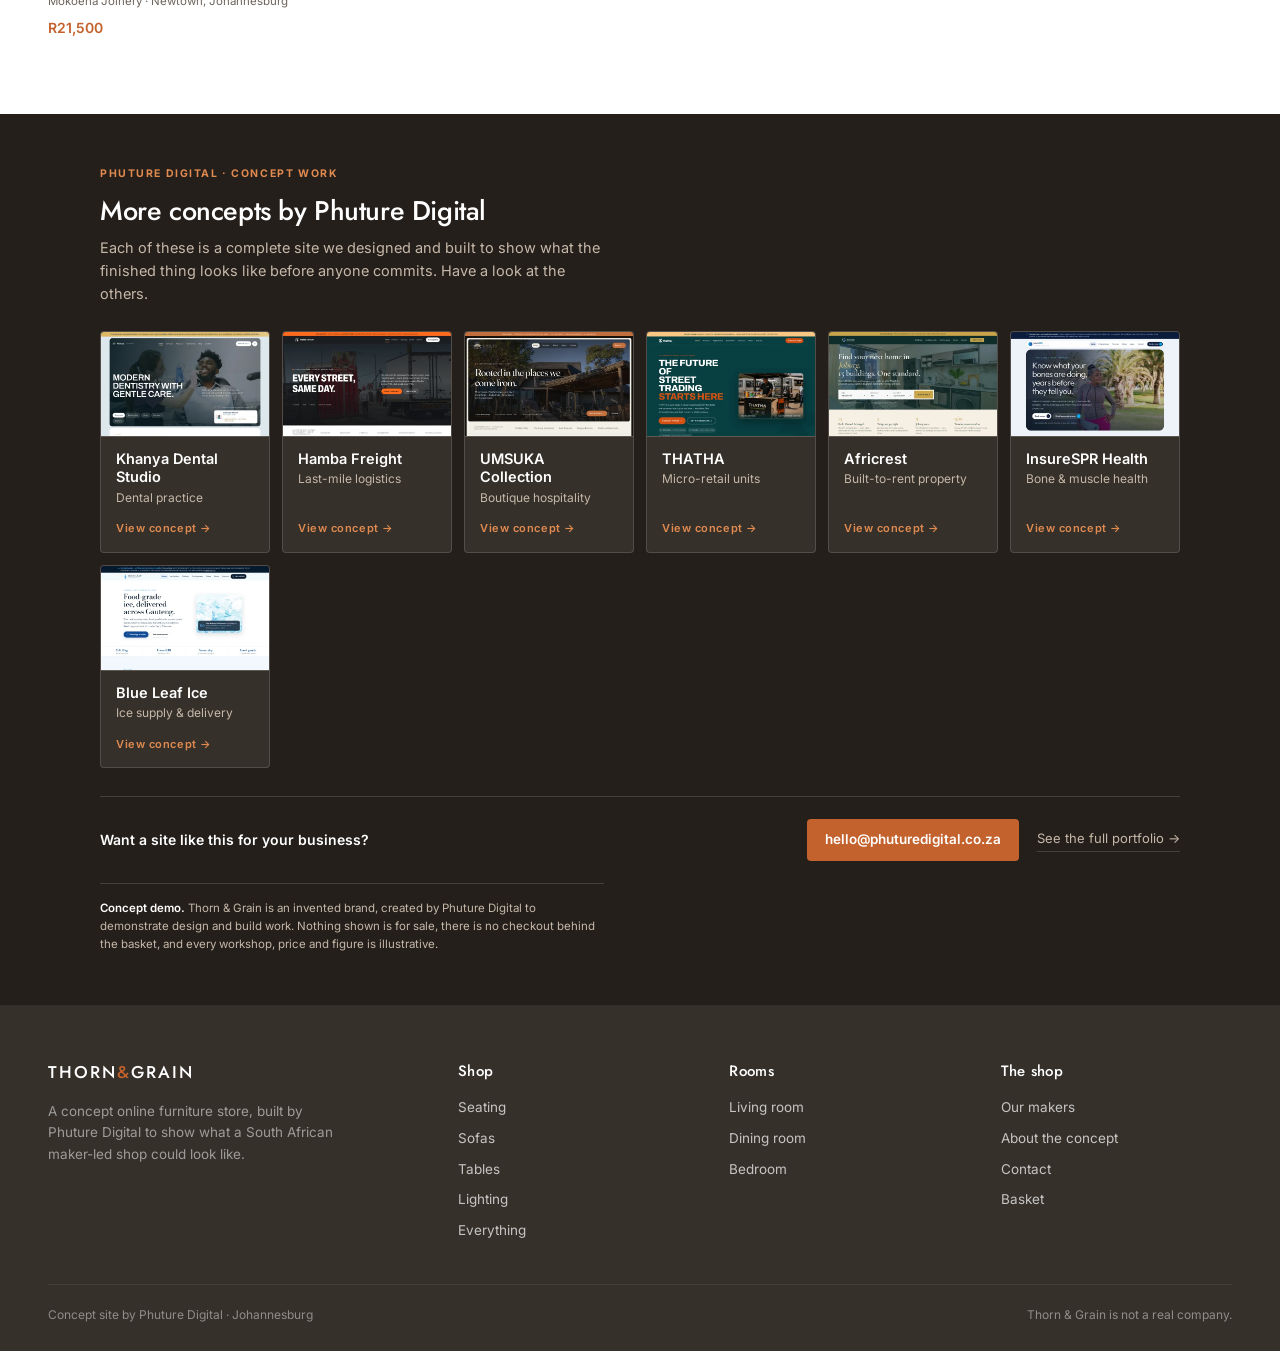
<file: rooms.html>
<!DOCTYPE html>
<html lang="en-ZA">
<head>
<meta charset="UTF-8" />
<meta name="viewport" content="width=device-width, initial-scale=1.0" />
<title>Shop by room · Thorn &amp; Grain · Concept store by Phuture Digital</title>
<meta name="description" content="Living room, dining room and bedroom pieces from the Thorn &amp; Grain concept catalogue." />
<meta name="robots" content="noindex, nofollow" />
<meta property="og:type" content="website" />
<meta property="og:title" content="Shop by room · Thorn &amp; Grain · Concept store by Phuture Digital" />
<meta property="og:description" content="Living room, dining room and bedroom pieces from the Thorn &amp; Grain concept catalogue." />
<meta property="og:site_name" content="Thorn &amp; Grain (concept)" />
<meta property="og:locale" content="en_ZA" />
<link rel="stylesheet" href="styles.css" />
<link rel="stylesheet" href="motion.css" />
<link rel="icon" href="data:image/svg+xml,<svg xmlns='http://www.w3.org/2000/svg' viewBox='0 0 32 32'><rect width='32' height='32' rx='6' fill='%23241F1B'/><path d='M8 24C8 15 12 9 18 6' stroke='%23C4622D' stroke-width='2.4' fill='none' stroke-linecap='round'/><path d='M21.4 6.2l3.4 3.4-4.8 1.4z' fill='%23C4622D'/></svg>" />
</head>
<body>
<div class="scroll-bar" aria-hidden="true"></div>

<div class="concept-banner">
  <strong>Concept demo.</strong> Thorn &amp; Grain is an invented brand, created by Phuture Digital to demonstrate design and build work. Nothing here is for sale and every workshop, price and figure shown is illustrative.
</div>

<header class="head">
  <div class="head-inner">
    <a class="brand" href="/" aria-label="Thorn and Grain — home">
      <svg class="brand-mark" viewBox="0 0 32 32" fill="none" aria-hidden="true">
        <rect width="32" height="32" rx="6" fill="#241F1B"/>
        <path d="M8 24C8 15 12 9 18 6" stroke="#C4622D" stroke-width="2" stroke-linecap="round"/>
        <path d="M13 24c0-6.6 3-11 7.6-13.4" stroke="#EFE7DC" stroke-width="1.7" stroke-linecap="round" opacity=".7"/>
        <path d="M18 24c0-4.6 2.2-7.8 5.6-9.6" stroke="#EFE7DC" stroke-width="1.5" stroke-linecap="round" opacity=".45"/>
        <path d="M21.4 6.2l3.4 3.4-4.8 1.4z" fill="#C4622D"/>
      </svg>
      <span class="brand-word">Thorn<span>&amp;</span>Grain</span>
    </a>

    <button class="burger" type="button" data-burger aria-expanded="false" aria-label="Menu">
      <svg viewBox="0 0 24 24" fill="none" stroke="currentColor" stroke-width="1.8" aria-hidden="true"><path d="M3 6h18M3 12h18M3 18h18"/></svg>
    </button>

    <ul class="nav" data-nav>
      <li>
        <a href="/">Home</a>
      </li>
      <li>
        <a href="shop">Shop
          <svg class="caret" viewBox="0 0 24 24" fill="none" stroke="currentColor" stroke-width="2.4" aria-hidden="true"><path d="M6 9l6 6 6-6"/></svg>
        </a>
        <ul class="sub">
          <li><a href="shop?cat=seating">Seating</a></li>
          <li><a href="shop?cat=sofas">Sofas</a></li>
          <li><a href="shop?cat=tables">Tables</a></li>
          <li><a href="shop?cat=storage">Storage</a></li>
          <li><a href="shop?cat=lighting">Lighting</a></li>
          <li><a href="shop?cat=textiles">Textiles</a></li>
          <li><a href="shop?cat=beds">Beds</a></li>
        </ul>
      </li>
      <li>
        <a class="active" href="rooms">Rooms
          <svg class="caret" viewBox="0 0 24 24" fill="none" stroke="currentColor" stroke-width="2.4" aria-hidden="true"><path d="M6 9l6 6 6-6"/></svg>
        </a>
        <ul class="sub">
          <li><a href="rooms?room=living">Living room</a></li>
          <li><a href="rooms?room=dining">Dining room</a></li>
          <li><a href="rooms?room=bedroom">Bedroom</a></li>
        </ul>
      </li>
      <li>
        <a href="makers">Makers</a>
      </li>
      <li>
        <a href="about">About</a>
      </li>
      <li>
        <a href="contact">Contact</a>
      </li>
    </ul>

    <form class="search" data-search role="search">
      <label class="sr-only" for="q">Search the range</label>
      <input id="q" type="search" placeholder="Search the range&hellip;" autocomplete="off" />
      <label class="sr-only" for="qcat">Category</label>
      <select id="qcat">
        <option value="">All categories</option>
        <option value="seating">Seating</option>
        <option value="sofas">Sofas</option>
        <option value="tables">Tables</option>
        <option value="storage">Storage</option>
        <option value="lighting">Lighting</option>
        <option value="textiles">Textiles</option>
        <option value="beds">Beds</option>
      </select>
      <button type="submit" aria-label="Search">
        <svg viewBox="0 0 24 24" fill="none" stroke="currentColor" stroke-width="2" aria-hidden="true"><circle cx="11" cy="11" r="7"/><path d="M20 20l-3.5-3.5"/></svg>
      </button>
    </form>

    <div class="tools">
      <a href="contact"><svg viewBox="0 0 24 24" fill="none" stroke="currentColor" stroke-width="1.7" aria-hidden="true"><circle cx="12" cy="8" r="4"/><path d="M4 21c0-4 3.6-6.5 8-6.5s8 2.5 8 6.5"/></svg><span class="label">Account</span></a>
      <a href="shop" aria-label="Saved list"><svg viewBox="0 0 24 24" fill="none" stroke="currentColor" stroke-width="1.7" aria-hidden="true"><path d="M20.8 4.6a5.5 5.5 0 0 0-7.8 0L12 5.7l-1-1.1a5.5 5.5 0 0 0-7.8 7.8l1 1.1L12 21.2l7.8-7.7 1-1.1a5.5 5.5 0 0 0 0-7.8z"/></svg><span class="count" data-wish-count hidden>0</span></a>
      <a href="cart" aria-label="Basket"><svg viewBox="0 0 24 24" fill="none" stroke="currentColor" stroke-width="1.7" aria-hidden="true"><path d="M6 6h15l-1.7 9.4a2 2 0 0 1-2 1.6H9.5a2 2 0 0 1-2-1.6L5.6 3.9A1 1 0 0 0 4.6 3H2"/><circle cx="10" cy="20" r="1.4"/><circle cx="18" cy="20" r="1.4"/></svg><span class="count" data-cart-count hidden>0</span></a>
    </div>
  </div>
</header>

<main>

<section class="page-head">
  <div class="wrap">
    <nav class="crumb" aria-label="Breadcrumb"><a href="/">Home</a><span class="sep">/</span>Rooms</nav>
    <h1>Shop by <span data-room-title>room</span></h1>
    <p>The same catalogue, arranged the way a house is. A piece can belong to more than one room, because most of them do.</p>
  </div>
</section>

<section class="band-tight">
  <div class="wrap promos" data-reveal-group style="grid-template-columns:repeat(3,1fr)">
    <a class="promo" href="rooms?room=living">
      <img src="images/room-living.webp" alt="A bright living room with a low sofa, plants and a woven rug" width="1200" height="800" loading="lazy" decoding="async" />
      <span class="promo-body"><span class="promo-kicker">Seating, low tables, light</span><h3 class="display">Living</h3><span class="btn">Shop the room</span></span>
    </a>
    <a class="promo" href="rooms?room=dining">
      <img src="images/room-dining.webp" alt="An open-plan dining room built around a long timber table" width="1200" height="800" loading="lazy" decoding="async" />
      <span class="promo-body"><span class="promo-kicker">The long table and its chairs</span><h3 class="display">Dining</h3><span class="btn">Shop the room</span></span>
    </a>
    <a class="promo" href="rooms?room=bedroom">
      <img src="images/room-bed.webp" alt="A calm bedroom with a wooden bed frame and a reading lamp" width="1200" height="800" loading="lazy" decoding="async" />
      <span class="promo-body"><span class="promo-kicker">Frames and soft light</span><h3 class="display">Bedroom</h3><span class="btn">Shop the room</span></span>
    </a>
  </div>
</section>

<section class="band" style="padding-top:24px">
  <div class="wrap">
    <div class="grid" data-room-grid></div>
  </div>
</section>
</main>

<!-- pd-network:start -->
<section class="pd-network" aria-labelledby="pd-network-title">
  <div class="pd-network-inner">
    <p class="pd-network-eyebrow">Phuture Digital &middot; Concept work</p>
    <h2 class="pd-network-title" id="pd-network-title">More concepts by Phuture Digital</h2>
    <p class="pd-network-lede">Each of these is a complete site we designed and built to show what the finished thing looks like before anyone commits. Have a look at the others.</p>
    <ul class="pd-network-grid">
        <li class="pd-network-card">
          <a href="https://khanya-concept.phuturedigital.co.za">
            <img class="pd-network-thumb" src="/pd-concepts/khanya.webp" alt=""
                 width="640" height="400" loading="lazy" decoding="async">
            <span class="pd-network-body">
              <span class="pd-network-name">Khanya Dental Studio</span>
              <span class="pd-network-sector">Dental practice</span>
              <span class="pd-network-go">View concept &rarr;</span>
            </span>
          </a>
        </li>
        <li class="pd-network-card">
          <a href="https://hamba-concept.phuturedigital.co.za">
            <img class="pd-network-thumb" src="/pd-concepts/hamba.webp" alt=""
                 width="640" height="400" loading="lazy" decoding="async">
            <span class="pd-network-body">
              <span class="pd-network-name">Hamba Freight</span>
              <span class="pd-network-sector">Last-mile logistics</span>
              <span class="pd-network-go">View concept &rarr;</span>
            </span>
          </a>
        </li>
        <li class="pd-network-card">
          <a href="https://umsuka-concept.phuturedigital.co.za">
            <img class="pd-network-thumb" src="/pd-concepts/umsuka.webp" alt=""
                 width="640" height="400" loading="lazy" decoding="async">
            <span class="pd-network-body">
              <span class="pd-network-name">UMSUKA Collection</span>
              <span class="pd-network-sector">Boutique hospitality</span>
              <span class="pd-network-go">View concept &rarr;</span>
            </span>
          </a>
        </li>
        <li class="pd-network-card">
          <a href="https://thatha-concept.phuturedigital.co.za">
            <img class="pd-network-thumb" src="/pd-concepts/thatha.webp" alt=""
                 width="640" height="400" loading="lazy" decoding="async">
            <span class="pd-network-body">
              <span class="pd-network-name">THATHA</span>
              <span class="pd-network-sector">Micro-retail units</span>
              <span class="pd-network-go">View concept &rarr;</span>
            </span>
          </a>
        </li>
        <li class="pd-network-card">
          <a href="https://africrest-concept.phuturedigital.co.za">
            <img class="pd-network-thumb" src="/pd-concepts/africrest.webp" alt=""
                 width="640" height="400" loading="lazy" decoding="async">
            <span class="pd-network-body">
              <span class="pd-network-name">Africrest</span>
              <span class="pd-network-sector">Built-to-rent property</span>
              <span class="pd-network-go">View concept &rarr;</span>
            </span>
          </a>
        </li>
        <li class="pd-network-card">
          <a href="https://insurespr-concept.phuturedigital.co.za">
            <img class="pd-network-thumb" src="/pd-concepts/insurespr.webp" alt=""
                 width="640" height="400" loading="lazy" decoding="async">
            <span class="pd-network-body">
              <span class="pd-network-name">InsureSPR Health</span>
              <span class="pd-network-sector">Bone &amp; muscle health</span>
              <span class="pd-network-go">View concept &rarr;</span>
            </span>
          </a>
        </li>
        <li class="pd-network-card">
          <a href="https://blueleaf-concept.phuturedigital.co.za">
            <img class="pd-network-thumb" src="/pd-concepts/blueleaf.webp" alt=""
                 width="640" height="400" loading="lazy" decoding="async">
            <span class="pd-network-body">
              <span class="pd-network-name">Blue Leaf Ice</span>
              <span class="pd-network-sector">Ice supply &amp; delivery</span>
              <span class="pd-network-go">View concept &rarr;</span>
            </span>
          </a>
        </li>
    </ul>
    <div class="pd-network-cta">
      <p>Want a site like this for your business?</p>
      <a class="pd-network-btn" href="mailto:hello@phuturedigital.co.za">hello@phuturedigital.co.za</a>
      <a class="pd-network-link" href="https://www.phuturedigital.co.za/portfolio" rel="noopener">See the full portfolio &rarr;</a>
    </div>
    <p class="pd-network-mark"><strong>Concept demo.</strong> Thorn &amp; Grain is an invented brand, created by Phuture Digital to demonstrate design and build work. Nothing shown is for sale, there is no checkout behind the basket, and every workshop, price and figure is illustrative.</p>
  </div>
</section>
<!-- pd-network:end -->
<footer>
  <div class="wrap">
    <div class="foot-grid">
      <div>
        <span class="brand-word">Thorn<span style="color:var(--ochre)">&amp;</span>Grain</span>
        <p class="foot-blurb">A concept online furniture store, built by Phuture Digital to show what a South African maker-led shop could look like.</p>
      </div>
      <div>
        <h4>Shop</h4>
        <ul>
          <li><a href="shop?cat=seating">Seating</a></li>
          <li><a href="shop?cat=sofas">Sofas</a></li>
          <li><a href="shop?cat=tables">Tables</a></li>
          <li><a href="shop?cat=lighting">Lighting</a></li>
          <li><a href="shop">Everything</a></li>
        </ul>
      </div>
      <div>
        <h4>Rooms</h4>
        <ul>
          <li><a href="rooms?room=living">Living room</a></li>
          <li><a href="rooms?room=dining">Dining room</a></li>
          <li><a href="rooms?room=bedroom">Bedroom</a></li>
        </ul>
      </div>
      <div>
        <h4>The shop</h4>
        <ul>
          <li><a href="makers">Our makers</a></li>
          <li><a href="about">About the concept</a></li>
          <li><a href="contact">Contact</a></li>
          <li><a href="cart">Basket</a></li>
        </ul>
      </div>
    </div>
    <div class="foot-bottom">
      <span>Concept site by Phuture Digital &middot; Johannesburg</span>
      <span>Thorn &amp; Grain is not a real company.</span>
    </div>
  </div>
</footer>

<script src="catalogue.js"></script>
<script src="map-data.js"></script>
<script src="site.js"></script>
<script src="motion.js"></script>
</body>
</html>
</file>
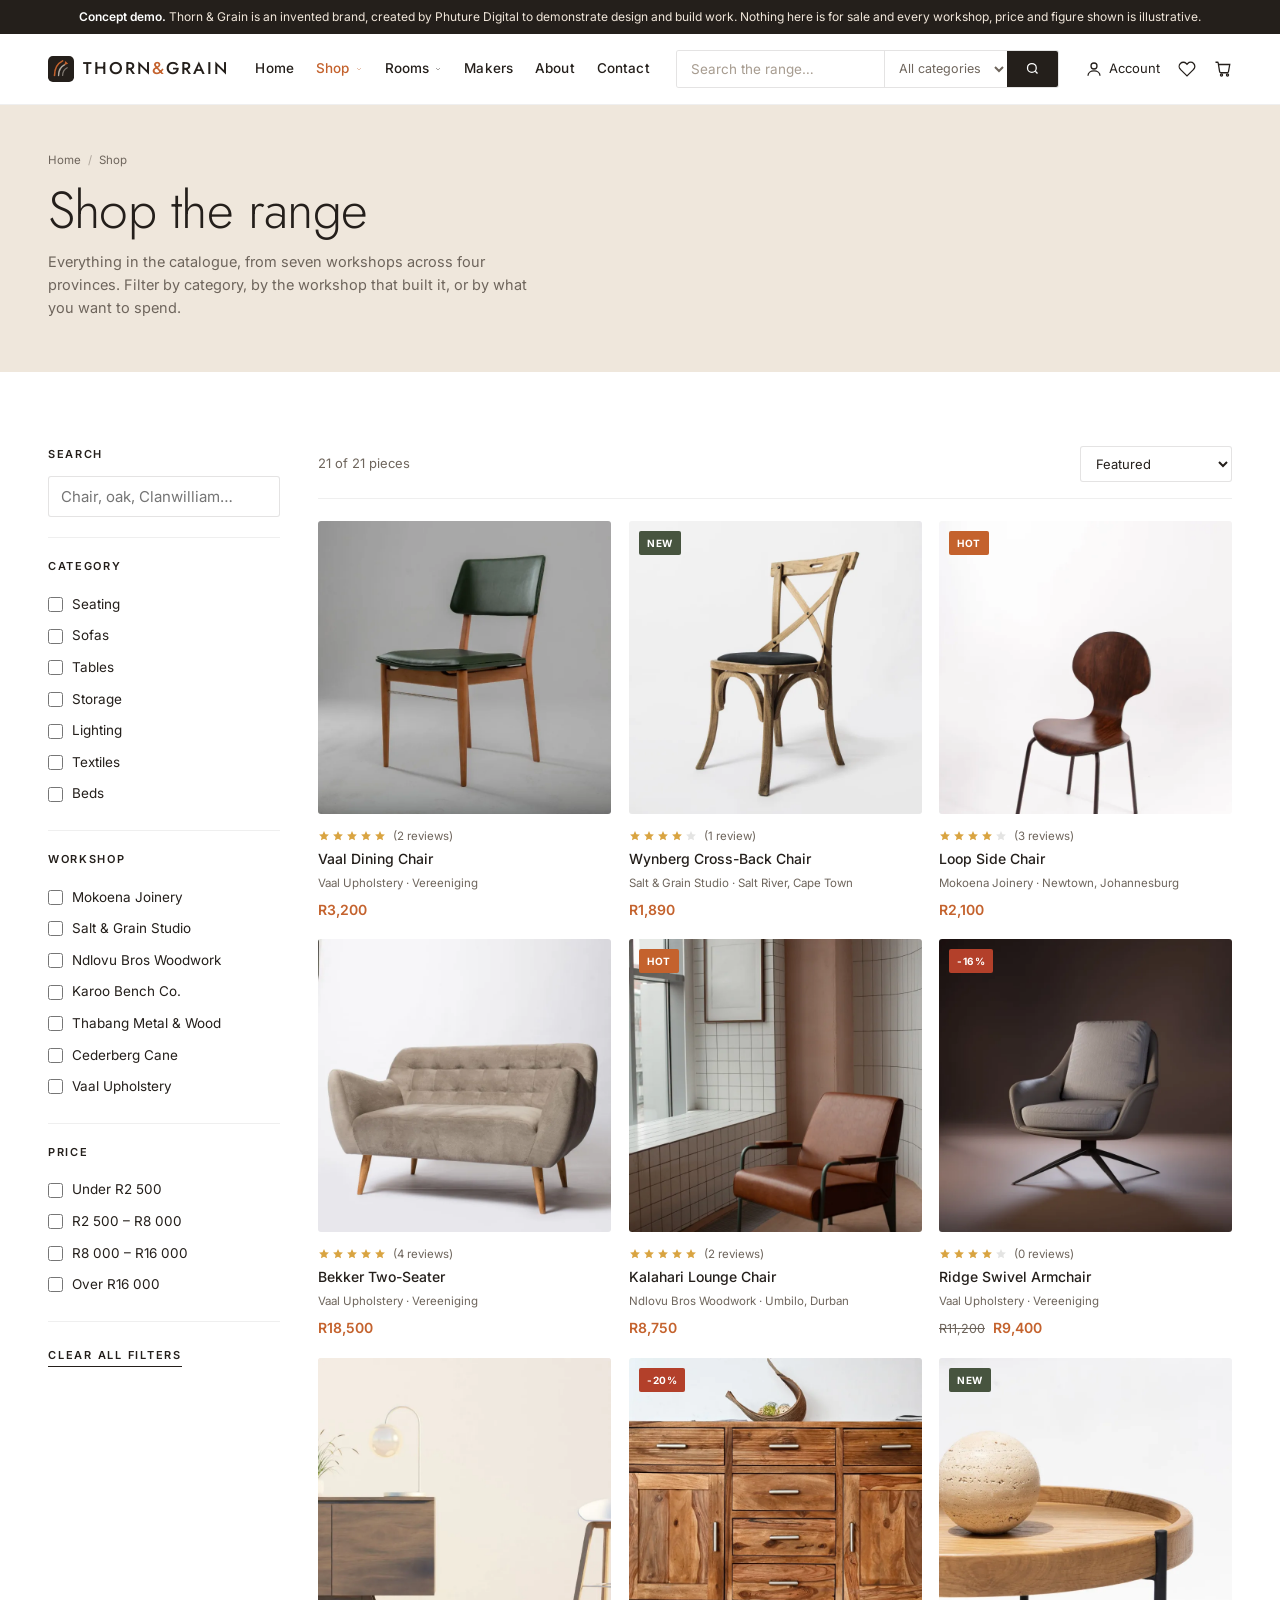
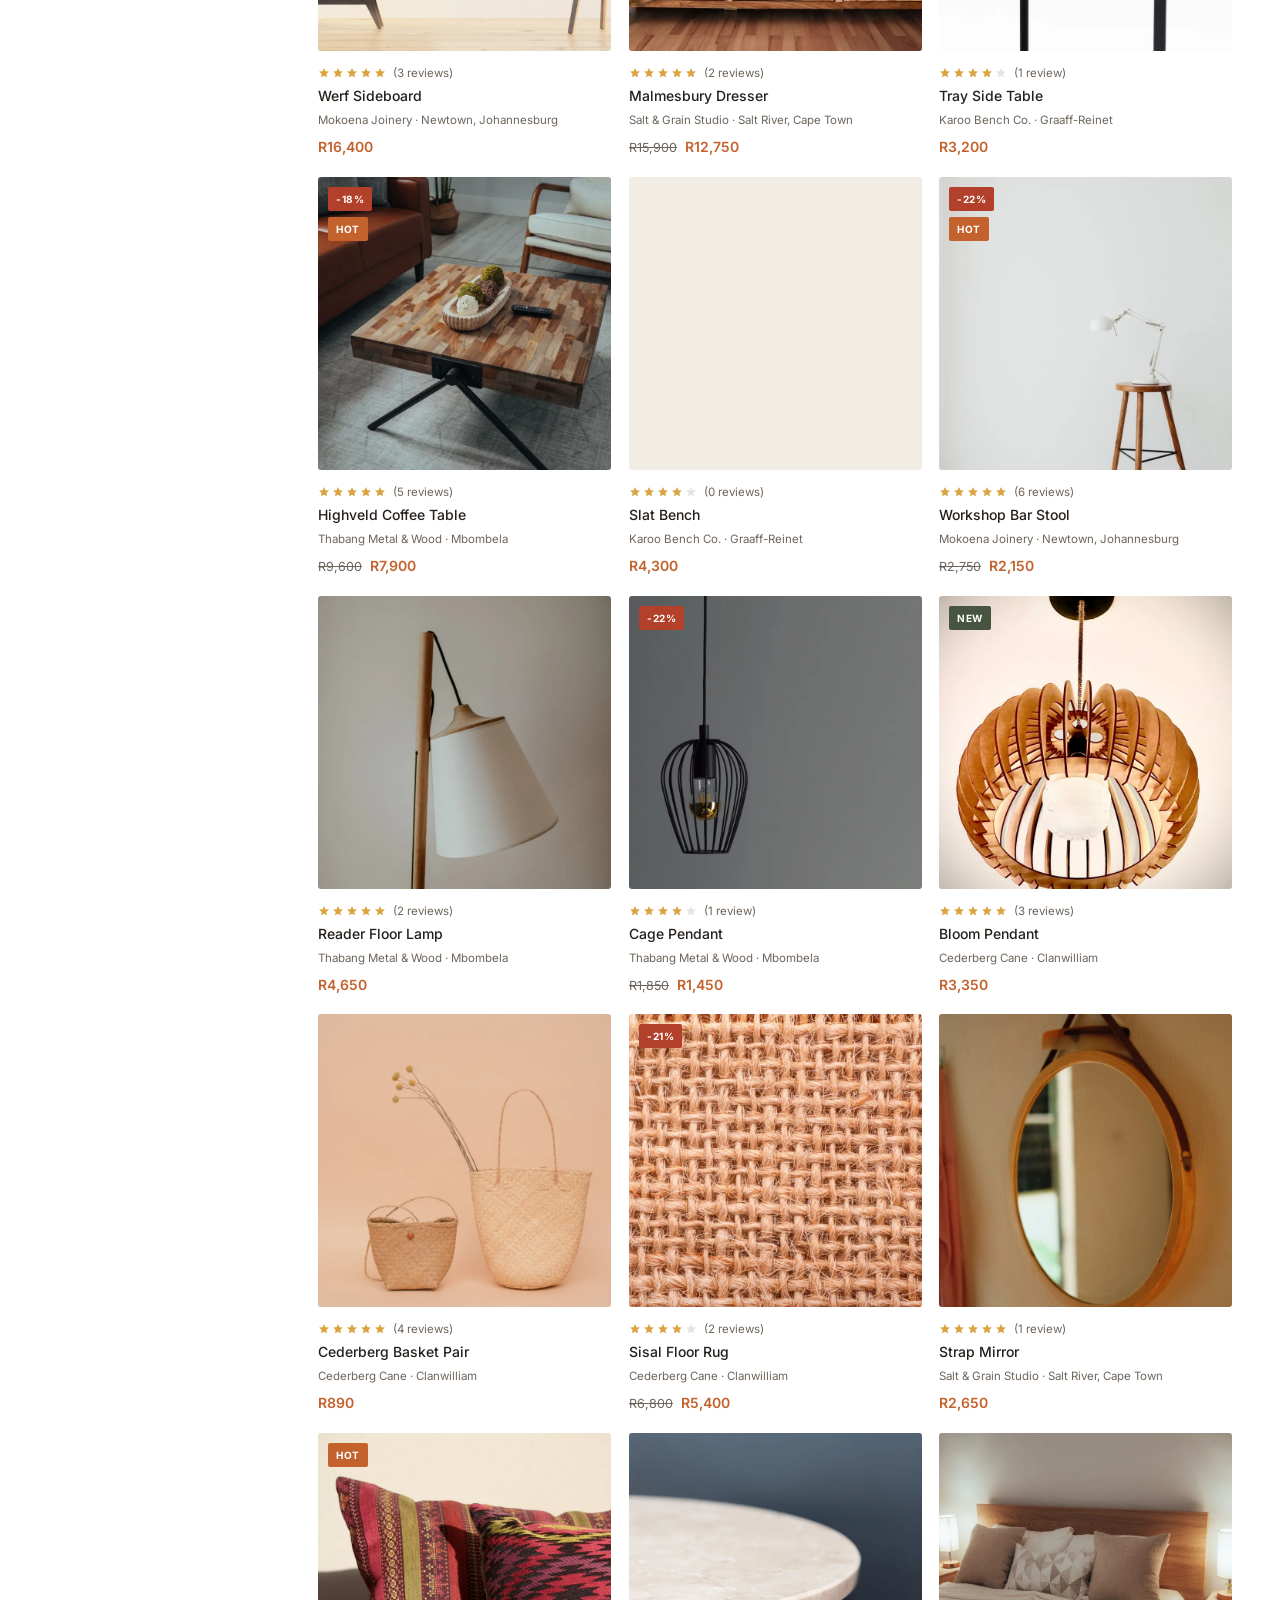
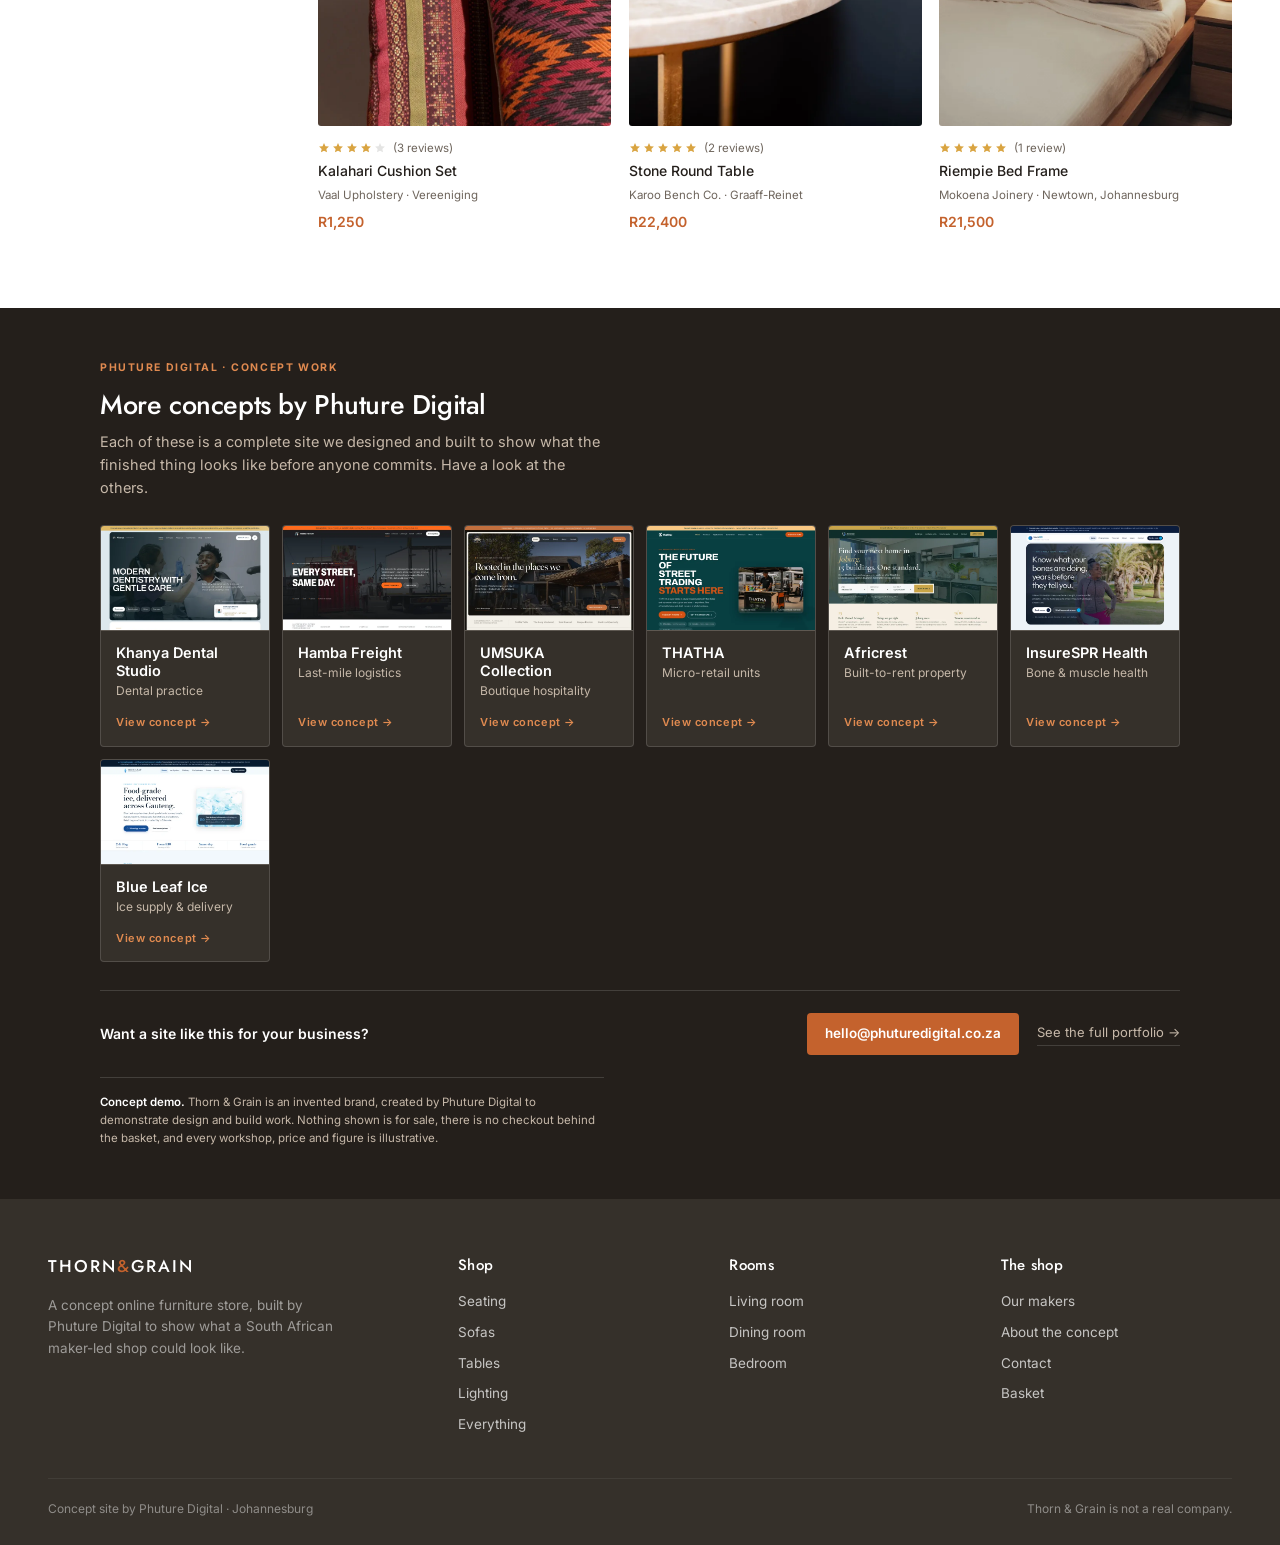
<file: shop.html>
<!DOCTYPE html>
<html lang="en-ZA">
<head>
<meta charset="UTF-8" />
<meta name="viewport" content="width=device-width, initial-scale=1.0" />
<title>Shop the range · Thorn &amp; Grain · Concept store by Phuture Digital</title>
<meta name="description" content="Every piece in the Thorn &amp; Grain concept catalogue, filterable by category, workshop and price." />
<meta name="robots" content="noindex, nofollow" />
<meta property="og:type" content="website" />
<meta property="og:title" content="Shop the range · Thorn &amp; Grain · Concept store by Phuture Digital" />
<meta property="og:description" content="Every piece in the Thorn &amp; Grain concept catalogue, filterable by category, workshop and price." />
<meta property="og:site_name" content="Thorn &amp; Grain (concept)" />
<meta property="og:locale" content="en_ZA" />
<link rel="stylesheet" href="styles.css" />
<link rel="stylesheet" href="motion.css" />
<link rel="icon" href="data:image/svg+xml,<svg xmlns='http://www.w3.org/2000/svg' viewBox='0 0 32 32'><rect width='32' height='32' rx='6' fill='%23241F1B'/><path d='M8 24C8 15 12 9 18 6' stroke='%23C4622D' stroke-width='2.4' fill='none' stroke-linecap='round'/><path d='M21.4 6.2l3.4 3.4-4.8 1.4z' fill='%23C4622D'/></svg>" />
</head>
<body>
<div class="scroll-bar" aria-hidden="true"></div>

<div class="concept-banner">
  <strong>Concept demo.</strong> Thorn &amp; Grain is an invented brand, created by Phuture Digital to demonstrate design and build work. Nothing here is for sale and every workshop, price and figure shown is illustrative.
</div>

<header class="head">
  <div class="head-inner">
    <a class="brand" href="/" aria-label="Thorn and Grain — home">
      <svg class="brand-mark" viewBox="0 0 32 32" fill="none" aria-hidden="true">
        <rect width="32" height="32" rx="6" fill="#241F1B"/>
        <path d="M8 24C8 15 12 9 18 6" stroke="#C4622D" stroke-width="2" stroke-linecap="round"/>
        <path d="M13 24c0-6.6 3-11 7.6-13.4" stroke="#EFE7DC" stroke-width="1.7" stroke-linecap="round" opacity=".7"/>
        <path d="M18 24c0-4.6 2.2-7.8 5.6-9.6" stroke="#EFE7DC" stroke-width="1.5" stroke-linecap="round" opacity=".45"/>
        <path d="M21.4 6.2l3.4 3.4-4.8 1.4z" fill="#C4622D"/>
      </svg>
      <span class="brand-word">Thorn<span>&amp;</span>Grain</span>
    </a>

    <button class="burger" type="button" data-burger aria-expanded="false" aria-label="Menu">
      <svg viewBox="0 0 24 24" fill="none" stroke="currentColor" stroke-width="1.8" aria-hidden="true"><path d="M3 6h18M3 12h18M3 18h18"/></svg>
    </button>

    <ul class="nav" data-nav>
      <li>
        <a href="/">Home</a>
      </li>
      <li>
        <a class="active" href="shop">Shop
          <svg class="caret" viewBox="0 0 24 24" fill="none" stroke="currentColor" stroke-width="2.4" aria-hidden="true"><path d="M6 9l6 6 6-6"/></svg>
        </a>
        <ul class="sub">
          <li><a href="shop?cat=seating">Seating</a></li>
          <li><a href="shop?cat=sofas">Sofas</a></li>
          <li><a href="shop?cat=tables">Tables</a></li>
          <li><a href="shop?cat=storage">Storage</a></li>
          <li><a href="shop?cat=lighting">Lighting</a></li>
          <li><a href="shop?cat=textiles">Textiles</a></li>
          <li><a href="shop?cat=beds">Beds</a></li>
        </ul>
      </li>
      <li>
        <a href="rooms">Rooms
          <svg class="caret" viewBox="0 0 24 24" fill="none" stroke="currentColor" stroke-width="2.4" aria-hidden="true"><path d="M6 9l6 6 6-6"/></svg>
        </a>
        <ul class="sub">
          <li><a href="rooms?room=living">Living room</a></li>
          <li><a href="rooms?room=dining">Dining room</a></li>
          <li><a href="rooms?room=bedroom">Bedroom</a></li>
        </ul>
      </li>
      <li>
        <a href="makers">Makers</a>
      </li>
      <li>
        <a href="about">About</a>
      </li>
      <li>
        <a href="contact">Contact</a>
      </li>
    </ul>

    <form class="search" data-search role="search">
      <label class="sr-only" for="q">Search the range</label>
      <input id="q" type="search" placeholder="Search the range&hellip;" autocomplete="off" />
      <label class="sr-only" for="qcat">Category</label>
      <select id="qcat">
        <option value="">All categories</option>
        <option value="seating">Seating</option>
        <option value="sofas">Sofas</option>
        <option value="tables">Tables</option>
        <option value="storage">Storage</option>
        <option value="lighting">Lighting</option>
        <option value="textiles">Textiles</option>
        <option value="beds">Beds</option>
      </select>
      <button type="submit" aria-label="Search">
        <svg viewBox="0 0 24 24" fill="none" stroke="currentColor" stroke-width="2" aria-hidden="true"><circle cx="11" cy="11" r="7"/><path d="M20 20l-3.5-3.5"/></svg>
      </button>
    </form>

    <div class="tools">
      <a href="contact"><svg viewBox="0 0 24 24" fill="none" stroke="currentColor" stroke-width="1.7" aria-hidden="true"><circle cx="12" cy="8" r="4"/><path d="M4 21c0-4 3.6-6.5 8-6.5s8 2.5 8 6.5"/></svg><span class="label">Account</span></a>
      <a href="shop" aria-label="Saved list"><svg viewBox="0 0 24 24" fill="none" stroke="currentColor" stroke-width="1.7" aria-hidden="true"><path d="M20.8 4.6a5.5 5.5 0 0 0-7.8 0L12 5.7l-1-1.1a5.5 5.5 0 0 0-7.8 7.8l1 1.1L12 21.2l7.8-7.7 1-1.1a5.5 5.5 0 0 0 0-7.8z"/></svg><span class="count" data-wish-count hidden>0</span></a>
      <a href="cart" aria-label="Basket"><svg viewBox="0 0 24 24" fill="none" stroke="currentColor" stroke-width="1.7" aria-hidden="true"><path d="M6 6h15l-1.7 9.4a2 2 0 0 1-2 1.6H9.5a2 2 0 0 1-2-1.6L5.6 3.9A1 1 0 0 0 4.6 3H2"/><circle cx="10" cy="20" r="1.4"/><circle cx="18" cy="20" r="1.4"/></svg><span class="count" data-cart-count hidden>0</span></a>
    </div>
  </div>
</header>

<main>

<section class="page-head">
  <div class="wrap">
    <nav class="crumb" aria-label="Breadcrumb"><a href="/">Home</a><span class="sep">/</span>Shop</nav>
    <h1>Shop the range</h1>
    <p>Everything in the catalogue, from seven workshops across four provinces. Filter by category, by the workshop that built it, or by what you want to spend.</p>
  </div>
</section>

<section class="band">
  <div class="wrap shop">
    <aside>
      <div class="filter-group">
        <h3>Search</h3>
        <input type="search" data-shop-q placeholder="Chair, oak, Clanwilliam&hellip;"
               style="width:100%;border:1px solid var(--line);border-radius:3px;padding:10px 12px" />
      </div>
      <div class="filter-group">
        <h3>Category</h3>
        <label class="check"><input type="checkbox" data-filter-cat value="seating" />Seating</label>
        <label class="check"><input type="checkbox" data-filter-cat value="sofas" />Sofas</label>
        <label class="check"><input type="checkbox" data-filter-cat value="tables" />Tables</label>
        <label class="check"><input type="checkbox" data-filter-cat value="storage" />Storage</label>
        <label class="check"><input type="checkbox" data-filter-cat value="lighting" />Lighting</label>
        <label class="check"><input type="checkbox" data-filter-cat value="textiles" />Textiles</label>
        <label class="check"><input type="checkbox" data-filter-cat value="beds" />Beds</label>
      </div>
      <div class="filter-group">
        <h3>Workshop</h3>
        <label class="check"><input type="checkbox" data-filter-maker value="mokoena" />Mokoena Joinery</label>
        <label class="check"><input type="checkbox" data-filter-maker value="saltgrain" />Salt &amp; Grain Studio</label>
        <label class="check"><input type="checkbox" data-filter-maker value="ndlovu" />Ndlovu Bros Woodwork</label>
        <label class="check"><input type="checkbox" data-filter-maker value="karoo" />Karoo Bench Co.</label>
        <label class="check"><input type="checkbox" data-filter-maker value="thabang" />Thabang Metal &amp; Wood</label>
        <label class="check"><input type="checkbox" data-filter-maker value="cederberg" />Cederberg Cane</label>
        <label class="check"><input type="checkbox" data-filter-maker value="vaal" />Vaal Upholstery</label>
      </div>
      <div class="filter-group">
        <h3>Price</h3>
        <label class="check"><input type="checkbox" data-filter-price value="0-2500" />Under R2 500</label>
        <label class="check"><input type="checkbox" data-filter-price value="2500-8000" />R2 500 &ndash; R8 000</label>
        <label class="check"><input type="checkbox" data-filter-price value="8000-16000" />R8 000 &ndash; R16 000</label>
        <label class="check"><input type="checkbox" data-filter-price value="16000-999999" />Over R16 000</label>
      </div>
      <button type="button" class="link-more" data-clear>Clear all filters</button>
    </aside>

    <div>
      <div class="shop-bar">
        <span class="n" data-shop-count></span>
        <label>
          <span class="sr-only">Sort by</span>
          <select data-sort>
            <option value="featured">Featured</option>
            <option value="low">Price: low to high</option>
            <option value="high">Price: high to low</option>
            <option value="name">Name: A to Z</option>
          </select>
        </label>
      </div>
      <div class="grid" data-shop-grid></div>
    </div>
  </div>
</section>
</main>

<!-- pd-network:start -->
<section class="pd-network" aria-labelledby="pd-network-title">
  <div class="pd-network-inner">
    <p class="pd-network-eyebrow">Phuture Digital &middot; Concept work</p>
    <h2 class="pd-network-title" id="pd-network-title">More concepts by Phuture Digital</h2>
    <p class="pd-network-lede">Each of these is a complete site we designed and built to show what the finished thing looks like before anyone commits. Have a look at the others.</p>
    <ul class="pd-network-grid">
        <li class="pd-network-card">
          <a href="https://khanya-concept.phuturedigital.co.za">
            <img class="pd-network-thumb" src="/pd-concepts/khanya.webp" alt=""
                 width="640" height="400" loading="lazy" decoding="async">
            <span class="pd-network-body">
              <span class="pd-network-name">Khanya Dental Studio</span>
              <span class="pd-network-sector">Dental practice</span>
              <span class="pd-network-go">View concept &rarr;</span>
            </span>
          </a>
        </li>
        <li class="pd-network-card">
          <a href="https://hamba-concept.phuturedigital.co.za">
            <img class="pd-network-thumb" src="/pd-concepts/hamba.webp" alt=""
                 width="640" height="400" loading="lazy" decoding="async">
            <span class="pd-network-body">
              <span class="pd-network-name">Hamba Freight</span>
              <span class="pd-network-sector">Last-mile logistics</span>
              <span class="pd-network-go">View concept &rarr;</span>
            </span>
          </a>
        </li>
        <li class="pd-network-card">
          <a href="https://umsuka-concept.phuturedigital.co.za">
            <img class="pd-network-thumb" src="/pd-concepts/umsuka.webp" alt=""
                 width="640" height="400" loading="lazy" decoding="async">
            <span class="pd-network-body">
              <span class="pd-network-name">UMSUKA Collection</span>
              <span class="pd-network-sector">Boutique hospitality</span>
              <span class="pd-network-go">View concept &rarr;</span>
            </span>
          </a>
        </li>
        <li class="pd-network-card">
          <a href="https://thatha-concept.phuturedigital.co.za">
            <img class="pd-network-thumb" src="/pd-concepts/thatha.webp" alt=""
                 width="640" height="400" loading="lazy" decoding="async">
            <span class="pd-network-body">
              <span class="pd-network-name">THATHA</span>
              <span class="pd-network-sector">Micro-retail units</span>
              <span class="pd-network-go">View concept &rarr;</span>
            </span>
          </a>
        </li>
        <li class="pd-network-card">
          <a href="https://africrest-concept.phuturedigital.co.za">
            <img class="pd-network-thumb" src="/pd-concepts/africrest.webp" alt=""
                 width="640" height="400" loading="lazy" decoding="async">
            <span class="pd-network-body">
              <span class="pd-network-name">Africrest</span>
              <span class="pd-network-sector">Built-to-rent property</span>
              <span class="pd-network-go">View concept &rarr;</span>
            </span>
          </a>
        </li>
        <li class="pd-network-card">
          <a href="https://insurespr-concept.phuturedigital.co.za">
            <img class="pd-network-thumb" src="/pd-concepts/insurespr.webp" alt=""
                 width="640" height="400" loading="lazy" decoding="async">
            <span class="pd-network-body">
              <span class="pd-network-name">InsureSPR Health</span>
              <span class="pd-network-sector">Bone &amp; muscle health</span>
              <span class="pd-network-go">View concept &rarr;</span>
            </span>
          </a>
        </li>
        <li class="pd-network-card">
          <a href="https://blueleaf-concept.phuturedigital.co.za">
            <img class="pd-network-thumb" src="/pd-concepts/blueleaf.webp" alt=""
                 width="640" height="400" loading="lazy" decoding="async">
            <span class="pd-network-body">
              <span class="pd-network-name">Blue Leaf Ice</span>
              <span class="pd-network-sector">Ice supply &amp; delivery</span>
              <span class="pd-network-go">View concept &rarr;</span>
            </span>
          </a>
        </li>
    </ul>
    <div class="pd-network-cta">
      <p>Want a site like this for your business?</p>
      <a class="pd-network-btn" href="mailto:hello@phuturedigital.co.za">hello@phuturedigital.co.za</a>
      <a class="pd-network-link" href="https://www.phuturedigital.co.za/portfolio" rel="noopener">See the full portfolio &rarr;</a>
    </div>
    <p class="pd-network-mark"><strong>Concept demo.</strong> Thorn &amp; Grain is an invented brand, created by Phuture Digital to demonstrate design and build work. Nothing shown is for sale, there is no checkout behind the basket, and every workshop, price and figure is illustrative.</p>
  </div>
</section>
<!-- pd-network:end -->
<footer>
  <div class="wrap">
    <div class="foot-grid">
      <div>
        <span class="brand-word">Thorn<span style="color:var(--ochre)">&amp;</span>Grain</span>
        <p class="foot-blurb">A concept online furniture store, built by Phuture Digital to show what a South African maker-led shop could look like.</p>
      </div>
      <div>
        <h4>Shop</h4>
        <ul>
          <li><a href="shop?cat=seating">Seating</a></li>
          <li><a href="shop?cat=sofas">Sofas</a></li>
          <li><a href="shop?cat=tables">Tables</a></li>
          <li><a href="shop?cat=lighting">Lighting</a></li>
          <li><a href="shop">Everything</a></li>
        </ul>
      </div>
      <div>
        <h4>Rooms</h4>
        <ul>
          <li><a href="rooms?room=living">Living room</a></li>
          <li><a href="rooms?room=dining">Dining room</a></li>
          <li><a href="rooms?room=bedroom">Bedroom</a></li>
        </ul>
      </div>
      <div>
        <h4>The shop</h4>
        <ul>
          <li><a href="makers">Our makers</a></li>
          <li><a href="about">About the concept</a></li>
          <li><a href="contact">Contact</a></li>
          <li><a href="cart">Basket</a></li>
        </ul>
      </div>
    </div>
    <div class="foot-bottom">
      <span>Concept site by Phuture Digital &middot; Johannesburg</span>
      <span>Thorn &amp; Grain is not a real company.</span>
    </div>
  </div>
</footer>

<script src="catalogue.js"></script>
<script src="map-data.js"></script>
<script src="site.js"></script>
<script src="motion.js"></script>
</body>
</html>
</file>
<file: styles.css>
/* ============================================================
   THORN & GRAIN — design system
   Concept store by Phuture Digital. Zero build: this file plus
   flat HTML is the whole front end.

   The layout deliberately reproduces a well-known furniture
   store template (hero with a ghost numeral, category tiles,
   inset-framed room banners, badge + countdown product cards).
   What is NOT reproduced is its palette: that template runs
   periwinkle and a generic e-commerce orange. This runs warm
   sand and burnt ochre, so the structure reads as a South
   African furniture house rather than a reskin.
   ============================================================ */
@import url('https://fonts.googleapis.com/css2?family=Jost:wght@300;400;500;600&family=Inter:wght@400;500;600&display=swap');

:root {
  /* Ground */
  --paper: #FFFFFF;
  --sand: #EFE7DC;          /* hero wash — replaces the template's periwinkle */
  --sand-2: #F7F2EA;
  --tile: #F1ECE4;          /* product tile ground */
  --peach: #F6DFCB;         /* the hero circle */

  /* Ink */
  --ink: #241F1B;
  --ink-2: #35302A;
  --muted: #6E655C;
  --line: rgba(36, 31, 27, .12);
  --line-2: rgba(36, 31, 27, .07);

  /* Accent */
  --ochre: #C4622D;
  --ochre-soft: #E08A50;
  --sale: #B3402A;
  --leaf: #47543F;          /* thornveld foliage — used sparingly */

  --radius: 3px;
  --wrap: 1240px;
}

* { box-sizing: border-box; margin: 0; padding: 0; }

html, body {
  background: var(--paper);
  color: var(--ink);
  font-family: 'Inter', system-ui, sans-serif;
  font-size: 15px;
  line-height: 1.6;
  -webkit-font-smoothing: antialiased;
}

body.no-scroll { overflow: hidden; }

a { color: inherit; text-decoration: none; }
button { font-family: inherit; cursor: pointer; border: none; background: none; color: inherit; }
input, select, textarea { font-family: inherit; font-size: inherit; color: inherit; }
img, svg { max-width: 100%; display: block; }
ul { list-style: none; }

.display { font-family: 'Jost', system-ui, sans-serif; font-weight: 400; letter-spacing: -.01em; }
.wrap { max-width: var(--wrap); margin: 0 auto; padding: 0 28px; width: 100%; }
.sr-only {
  position: absolute; width: 1px; height: 1px; padding: 0; margin: -1px;
  overflow: hidden; clip: rect(0 0 0 0); white-space: nowrap; border: 0;
}
:focus-visible { outline: 2px solid var(--ochre); outline-offset: 2px; }

/* ============ CONCEPT BANNER ============ */
.concept-banner {
  background: var(--ink); color: #F0E6DA;
  font-size: 12px; line-height: 1.5; text-align: center;
  padding: 8px 20px;
}
.concept-banner strong { color: #fff; font-weight: 600; }

/* ============ HEADER ============ */
.head { background: var(--paper); border-bottom: 1px solid var(--line-2); }
/* Flex, not grid. A fixed three-column grid could not hold brand + nav + search
   + tools without the fourth child wrapping to a second row, and the two
   layouts (desktop row vs phone two-row with a burger) need different orders
   rather than different column counts. */
.head-inner {
  display: flex; align-items: center; flex-wrap: wrap; gap: 14px 26px;
  padding: 14px 28px; max-width: var(--wrap); margin: 0 auto;
}
.head-inner > * { flex: none; }
.search { flex: 1 1 240px; }

.brand { display: inline-flex; align-items: center; gap: 9px; }
.brand-mark { width: 26px; height: 26px; flex: none; }
.brand-word {
  font-family: 'Jost', sans-serif; font-weight: 500;
  font-size: 17px; letter-spacing: .12em; text-transform: uppercase;
  white-space: nowrap;
}
.brand-word span { color: var(--ochre); }

/* --- primary nav --- */
.nav { display: flex; align-items: center; gap: 22px; }
.nav > li { position: relative; }
.nav a {
  font-size: 13.5px; font-weight: 500; letter-spacing: .01em;
  padding: 10px 0; display: inline-flex; align-items: center; gap: 5px;
  transition: color .15s;
}
.nav a:hover, .nav a.active { color: var(--ochre); }
.nav .caret { width: 8px; height: 8px; opacity: .5; }

/* Dropdowns are CSS-only: the template shows carets on most nav items, and a
   caret that opens nothing is a broken promise. Kept to hover + focus-within so
   there is no JS dependency for basic navigation. */
.nav .sub {
  position: absolute; top: 100%; left: -14px; z-index: 60;
  background: var(--paper); border: 1px solid var(--line);
  min-width: 186px; padding: 8px 0; border-radius: var(--radius);
  box-shadow: 0 16px 40px rgba(36, 31, 27, .12);
  opacity: 0; visibility: hidden; transform: translateY(4px);
  transition: opacity .16s, transform .16s, visibility .16s;
}
.nav > li:hover .sub, .nav > li:focus-within .sub {
  opacity: 1; visibility: visible; transform: translateY(0);
}
.nav .sub a { display: block; padding: 7px 16px; font-weight: 400; font-size: 13.5px; }
.nav .sub a:hover { background: var(--sand-2); color: var(--ochre); }

/* --- search --- */
.search {
  display: grid; grid-template-columns: 1fr auto auto;
  border: 1px solid var(--line); border-radius: var(--radius);
  overflow: hidden; background: var(--paper); max-width: 470px; width: 100%;
}
.search input { border: none; outline: none; padding: 10px 14px; font-size: 13.5px; min-width: 0; }
.search input::placeholder { color: #A79C90; }
.search select {
  border: none; border-left: 1px solid var(--line); outline: none;
  padding: 0 10px; font-size: 12.5px; color: var(--muted);
  background: var(--paper); cursor: pointer;
}
.search button {
  background: var(--ink); color: #fff; padding: 0 18px;
  display: grid; place-items: center; transition: background .15s;
}
.search button:hover { background: var(--ochre); }
.search button svg { width: 15px; height: 15px; }

/* --- utility icons --- */
.tools { display: flex; align-items: center; gap: 18px; }
.tools a { display: inline-flex; align-items: center; gap: 6px; font-size: 13px; position: relative; }
.tools a:hover { color: var(--ochre); }
.tools svg { width: 18px; height: 18px; }
.count {
  position: absolute; top: -6px; right: -9px; min-width: 16px; height: 16px;
  background: var(--ochre); color: #fff; border-radius: 999px;
  font-size: 10px; font-weight: 600; line-height: 16px; text-align: center;
  padding: 0 4px; font-family: 'Inter', sans-serif;
}
.tools .label { display: none; }
@media (min-width: 1100px) { .tools .label { display: inline; } }

.burger { display: none; }

/* ============ HERO ============ */
.hero { background: var(--sand); position: relative; overflow: hidden; }
.hero-inner {
  max-width: var(--wrap); margin: 0 auto; padding: 0 28px;
  display: grid; grid-template-columns: 1fr 1.15fr; align-items: center;
  min-height: 520px; position: relative;
}

/* The oversized ghost numeral. Sits behind everything, clipped by the band —
   in the reference it runs off the bottom edge, which is what makes the hero
   feel like a slide rather than a section. */
.hero-num {
  position: absolute; left: 50%; transform: translateX(-50%); bottom: -66px; z-index: 0;
  width: 100%; max-width: var(--wrap); padding: 0 22px;
  font-family: 'Jost', sans-serif; font-weight: 300; font-size: 260px;
  line-height: .8; color: #fff; opacity: .62; letter-spacing: -.02em;
  pointer-events: none; user-select: none;
}

.hero-copy { position: relative; z-index: 2; padding: 64px 0; }
.hero-kicker {
  border-left: 2px solid var(--ink); padding-left: 12px;
  font-size: 12px; line-height: 1.35; color: var(--ink); margin-bottom: 28px;
}
.hero-eyebrow {
  font-size: 10.5px; letter-spacing: .22em; text-transform: uppercase;
  color: var(--muted); font-weight: 600; margin-bottom: 10px;
}
.hero-eyebrow::after {
  content: ''; display: block; width: 34px; height: 2px;
  background: var(--ink); margin-top: 10px;
}
.hero h1 {
  font-family: 'Jost', sans-serif; font-weight: 300;
  font-size: clamp(42px, 5.6vw, 76px); line-height: 1.04;
  letter-spacing: -.015em; margin-bottom: 14px;
}
.hero h1 strong { font-weight: 500; }
.hero-lede { color: var(--muted); font-size: 14.5px; max-width: 40ch; margin-bottom: 26px; }

/* --- hero art ---
   The reference floats cut-out products on a peach disc. These are photographs
   with their own grounds, not transparent cut-outs, so the disc becomes the
   CROP instead of a backdrop: the product is a circle, and a second peach disc
   sits behind it, offset. Same composition, no cut-outs required. */
.hero-art { position: relative; z-index: 1; height: 100%; display: grid; place-items: center; padding: 46px 0; }
.hero-art::before {
  content: ''; position: absolute; z-index: 0;
  width: min(400px, 80%); aspect-ratio: 1; border-radius: 50%;
  background: var(--peach); top: 12%; left: 56%; transform: translateX(-50%);
}
.hero-stage { position: relative; z-index: 1; width: 100%; display: grid; place-items: center; }
.hero-piece {
  width: min(390px, 74%); aspect-ratio: 1; height: auto;
  object-fit: cover; border-radius: 50%;
}
/* The small companion disc — the reference's potted plant beside the table.
   The sand ring separates it from the product behind it. */
.hero-plant {
  position: absolute; left: 2%; bottom: 0; z-index: 2;
  width: min(148px, 30%); aspect-ratio: 1; height: auto;
  object-fit: cover; border-radius: 50%;
  border: 7px solid var(--sand);
}

/* slide mechanics — only one slide is in flow at a time */
.hero-slide { display: none; }
.hero-slide.is-on { display: block; }
.hero-dots {
  position: absolute; bottom: 26px; left: 50%; transform: translateX(-50%);
  z-index: 3; display: flex; gap: 9px;
}
.hero-dots button {
  width: 8px; height: 8px; border-radius: 50%; padding: 0;
  background: rgba(36, 31, 27, .26); transition: background .18s, transform .18s;
}
.hero-dots button[aria-current='true'] { background: var(--ink); transform: scale(1.25); }

/* ============ BUTTONS ============ */
.btn {
  display: inline-flex; align-items: center; gap: 9px;
  background: var(--ochre); color: #fff; border-radius: var(--radius);
  padding: 12px 24px; font-size: 13px; font-weight: 600;
  letter-spacing: .04em; transition: background .16s, transform .16s;
}
.btn:hover { background: var(--ink); color: #fff; }
.btn svg { width: 14px; height: 14px; }
.btn-ghost {
  background: none; color: var(--ink); border: 1px solid var(--line);
}
.btn-ghost:hover { background: var(--ink); border-color: var(--ink); color: #fff; }
.btn-dark { background: var(--ink); }
.btn-dark:hover { background: var(--ochre); }
.btn-block { width: 100%; justify-content: center; }
.btn[disabled] { opacity: .45; pointer-events: none; }

.link-more {
  display: inline-flex; align-items: center; gap: 7px;
  font-size: 11px; letter-spacing: .16em; text-transform: uppercase;
  font-weight: 600; border-bottom: 1px solid var(--ink); padding-bottom: 4px;
}
.link-more:hover { color: var(--ochre); border-color: var(--ochre); }

/* ============ SECTIONS ============ */
section.band { padding: 74px 0; }
.band-tight { padding: 52px 0; }
.band-sand { background: var(--sand-2); }

.sec-title {
  font-family: 'Jost', sans-serif; font-weight: 500;
  font-size: clamp(26px, 3vw, 34px); line-height: 1.12; letter-spacing: -.01em;
}
.sec-rule { width: 46px; height: 3px; background: var(--ochre); margin-top: 14px; }
.sec-head {
  display: flex; align-items: flex-end; justify-content: space-between;
  gap: 22px; flex-wrap: wrap; margin-bottom: 30px;
}
.sec-note { color: var(--muted); font-size: 14px; max-width: 48ch; margin-top: 12px; }

/* ============ CATEGORY BAND ============ */
.cats { display: grid; grid-template-columns: 260px 1fr; gap: 34px; align-items: start; }
.cats-aside .sec-title { margin-bottom: 0; }
.cats-count { display: flex; align-items: center; gap: 12px; margin: 30px 0 26px; }
.cats-count svg { width: 34px; height: 34px; color: var(--ink); flex: none; }
.cats-count b { font-family: 'Jost', sans-serif; font-size: 19px; font-weight: 500; display: block; }
.cats-count span { font-size: 12.5px; color: var(--muted); }

.cat-grid { display: grid; grid-template-columns: repeat(3, 1fr); gap: 16px; }
.cat-card {
  background: var(--tile); border-radius: var(--radius); overflow: hidden;
  display: flex; flex-direction: column; transition: background .18s;
}
.cat-card:hover { background: #E9E2D8; }
.cat-card img { width: 100%; height: auto; aspect-ratio: 5 / 4; object-fit: cover; }
.cat-card .cap {
  padding: 15px 12px 18px; text-align: center; font-size: 13.5px; font-weight: 500;
}
.cat-card:hover .cap { color: var(--ochre); }

/* ============ ROOM PROMO BANNERS ============ */
.promos { display: grid; grid-template-columns: 1fr 1fr; gap: 18px; }
.promo {
  position: relative; overflow: hidden; border-radius: var(--radius);
  display: grid; place-items: center; min-height: 330px; isolation: isolate;
}
/* Positive layering only: image 0, scrim 1, text 2. A negative z-index child
   behind an isolated parent renders black once a transform is involved. */
.promo img {
  position: absolute; inset: 0; z-index: 0;
  width: 100%; height: 100%; object-fit: cover;
  transition: transform .5s ease;
}
/* The scrim has to clear WHITE text over a bright window, not just over an
   average of the photo — the living-room frame is backlit and the lighter
   gradient left the kicker barely legible. */
.promo::after {
  content: ''; position: absolute; inset: 0; z-index: 1;
  background: linear-gradient(180deg, rgba(36,31,27,.42), rgba(36,31,27,.62));
}
.promo:hover img { transform: scale(1.04); }
.promo-body {
  position: relative; z-index: 2; text-align: center; color: #fff;
  padding: 44px 26px; width: 100%;
  /* the inset hairline frame, straight from the reference */
  outline: 1px solid rgba(255, 255, 255, .55); outline-offset: -26px;
}
.promo-kicker {
  font-size: 10.5px; letter-spacing: .2em; text-transform: uppercase;
  font-weight: 600; margin-bottom: 10px; opacity: .92;
}
.promo h3 {
  font-family: 'Jost', sans-serif; font-weight: 300;
  font-size: clamp(28px, 3.4vw, 40px); line-height: 1.08; margin-bottom: 18px;
}

/* ============ PRODUCT GRID ============ */
.tabs { display: flex; gap: 26px; flex-wrap: wrap; }
.tabs button {
  font-size: 11px; letter-spacing: .15em; text-transform: uppercase;
  font-weight: 600; color: var(--muted); padding-bottom: 6px;
  border-bottom: 2px solid transparent; transition: color .15s, border-color .15s;
}
.tabs button[aria-selected='true'] { color: var(--ink); border-color: var(--ink); }
.tabs button:hover { color: var(--ochre); }

.grid {
  display: grid; grid-template-columns: repeat(auto-fill, minmax(228px, 1fr)); gap: 18px;
}
.card { display: flex; flex-direction: column; }
.card-media {
  position: relative; background: var(--tile); border-radius: var(--radius);
  overflow: hidden; margin-bottom: 13px;
}
.card-media > a { display: block; }
.card-media img {
  width: 100%; height: auto; aspect-ratio: 1; object-fit: cover;
  transition: transform .45s ease;
}
.card:hover .card-media img { transform: scale(1.045); }

.badges { position: absolute; top: 10px; left: 10px; z-index: 2; display: flex; flex-direction: column; gap: 6px; align-items: flex-start; }
.badges-right { left: auto; right: 10px; align-items: flex-end; }
.badge {
  font-size: 10px; font-weight: 700; letter-spacing: .06em; text-transform: uppercase;
  padding: 4px 8px; border-radius: 2px; color: #fff; background: var(--ochre);
}
.badge-sale { background: var(--sale); }
.badge-new { background: var(--leaf); }

/* wishlist / quick actions revealed on hover, keyboard-reachable always */
.card-acts {
  position: absolute; right: 10px; bottom: 10px; z-index: 2;
  display: flex; flex-direction: column; gap: 7px;
  opacity: 0; transform: translateX(6px); transition: opacity .2s, transform .2s;
}
.card:hover .card-acts, .card-acts:focus-within { opacity: 1; transform: none; }
.card-acts button {
  width: 34px; height: 34px; display: grid; place-items: center;
  background: var(--paper); border-radius: 50%; color: var(--ink);
  box-shadow: 0 3px 12px rgba(36, 31, 27, .16); transition: background .15s, color .15s;
}
.card-acts button:hover { background: var(--ink); color: #fff; }
.card-acts button[aria-pressed='true'] { background: var(--ochre); color: #fff; }
.card-acts svg { width: 15px; height: 15px; }

/* the countdown strip that sits over the foot of the image */
.timer {
  position: absolute; left: 10px; right: 10px; bottom: 10px; z-index: 2;
  background: var(--paper); border: 1px solid var(--ochre); border-radius: 2px;
  font-size: 11px; font-weight: 600; text-align: center; padding: 6px 4px;
  font-variant-numeric: tabular-nums; letter-spacing: .02em;
}
.timer .lab { color: var(--muted); font-weight: 500; }
.timer.is-done { border-color: var(--line); color: var(--muted); }

.stars { display: inline-flex; align-items: center; gap: 2px; }
.stars svg { width: 12px; height: 12px; color: #D9A441; }
.stars svg.off { color: var(--line); }
.card-rate { display: flex; align-items: center; gap: 7px; font-size: 11.5px; color: var(--muted); margin-bottom: 5px; }
.card-name { font-size: 14px; font-weight: 500; line-height: 1.35; margin-bottom: 5px; }
.card-name a:hover { color: var(--ochre); }
.card-maker { font-size: 11.5px; color: var(--muted); margin-bottom: 7px; }
.price { display: flex; align-items: baseline; gap: 8px; font-size: 14px; }
.price .was { color: var(--muted); text-decoration: line-through; font-size: 12.5px; }
.price .now { color: var(--ochre); font-weight: 600; }

/* ============ TRUST STRIP ============ */
.trust { display: grid; grid-template-columns: repeat(4, 1fr); gap: 26px; }
.trust-cell { display: flex; gap: 13px; align-items: flex-start; }
.trust-cell svg { width: 26px; height: 26px; color: var(--ochre); flex: none; margin-top: 2px; }
.trust-cell b { display: block; font-size: 13.5px; font-weight: 600; margin-bottom: 3px; }
.trust-cell span { font-size: 12.5px; color: var(--muted); line-height: 1.5; }

/* ============ MAKERS ============ */
.makers { display: grid; grid-template-columns: 1.05fr 1fr; gap: 46px; align-items: center; }
.makers-art { display: grid; grid-template-columns: 1fr 1fr; gap: 12px; }
.makers-art img { width: 100%; height: auto; border-radius: var(--radius); object-fit: cover; }
.makers-art img:first-child { grid-row: span 2; aspect-ratio: 3 / 4; }
.makers-art img + img { aspect-ratio: 3 / 2; }
.maker-list { margin-top: 26px; display: grid; gap: 2px; }
.maker-row {
  display: flex; justify-content: space-between; gap: 16px;
  padding: 13px 0; border-top: 1px solid var(--line-2); font-size: 13.5px;
}
.maker-row span { color: var(--muted); font-size: 12.5px; text-align: right; }

/* ============ PAGE HEADER (interior pages) ============ */
.page-head { background: var(--sand); padding: 46px 0 52px; }
.crumb { font-size: 11.5px; color: var(--muted); margin-bottom: 14px; }
.crumb a:hover { color: var(--ochre); }
.crumb .sep { margin: 0 7px; opacity: .5; }
.page-head h1 {
  font-family: 'Jost', sans-serif; font-weight: 300;
  font-size: clamp(32px, 4.4vw, 52px); line-height: 1.06; letter-spacing: -.015em;
}
.page-head p { color: var(--muted); max-width: 56ch; margin-top: 12px; font-size: 14.5px; }

/* ============ SHOP LAYOUT ============ */
.shop { display: grid; grid-template-columns: 232px 1fr; gap: 38px; align-items: start; }
.filter-group { border-bottom: 1px solid var(--line-2); padding-bottom: 20px; margin-bottom: 20px; }
.filter-group:last-child { border-bottom: none; }
.filter-group h3 {
  font-size: 11px; letter-spacing: .15em; text-transform: uppercase;
  font-weight: 600; margin-bottom: 13px;
}
.check { display: flex; align-items: center; gap: 9px; padding: 5px 0; font-size: 13.5px; cursor: pointer; }
.check input { width: 15px; height: 15px; accent-color: var(--ochre); cursor: pointer; }
.check .n { margin-left: auto; color: var(--muted); font-size: 12px; }
.shop-bar {
  display: flex; align-items: center; justify-content: space-between;
  gap: 16px; flex-wrap: wrap; padding-bottom: 16px; margin-bottom: 22px;
  border-bottom: 1px solid var(--line-2);
}
.shop-bar .n { font-size: 13px; color: var(--muted); }
.shop-bar select { border: 1px solid var(--line); border-radius: var(--radius); padding: 8px 11px; font-size: 13px; background: var(--paper); }
.empty { padding: 60px 20px; text-align: center; color: var(--muted); }
.empty b { display: block; color: var(--ink); font-size: 16px; margin-bottom: 6px; font-family: 'Jost', sans-serif; }

/* ============ PRODUCT DETAIL ============ */
.pdp { display: grid; grid-template-columns: 1.05fr 1fr; gap: 48px; align-items: start; }
.pdp-media { background: var(--tile); border-radius: var(--radius); overflow: hidden; }
.pdp-media img { width: 100%; height: auto; aspect-ratio: 1; object-fit: cover; }
.pdp h1 { font-family: 'Jost', sans-serif; font-weight: 400; font-size: clamp(27px, 3.2vw, 38px); line-height: 1.1; margin: 8px 0 10px; }
.pdp-price { display: flex; align-items: baseline; gap: 11px; margin: 16px 0 6px; font-size: 24px; font-family: 'Jost', sans-serif; }
.pdp-price .now { color: var(--ochre); font-weight: 500; }
.pdp-price .was { font-size: 16px; color: var(--muted); text-decoration: line-through; }
.pdp-vat { font-size: 12px; color: var(--muted); }
.pdp-desc { margin: 20px 0; color: var(--muted); font-size: 14.5px; }
.spec { border-top: 1px solid var(--line-2); margin-top: 22px; }
.spec div { display: flex; justify-content: space-between; gap: 18px; padding: 11px 0; border-bottom: 1px solid var(--line-2); font-size: 13.5px; }
.spec dt { color: var(--muted); }
.qty { display: inline-flex; align-items: center; border: 1px solid var(--line); border-radius: var(--radius); }
.qty button { width: 40px; height: 44px; font-size: 17px; color: var(--muted); }
.qty button:hover { color: var(--ochre); }
.qty input { width: 46px; height: 44px; text-align: center; border: none; outline: none; font-weight: 600; }
.pdp-buy { display: flex; gap: 11px; flex-wrap: wrap; margin: 22px 0 8px; }

/* ============ CART ============ */
.cart-grid { display: grid; grid-template-columns: 1fr 330px; gap: 40px; align-items: start; }
.cart-row {
  display: grid; grid-template-columns: 88px 1fr auto auto;
  gap: 16px; align-items: center; padding: 16px 0; border-bottom: 1px solid var(--line-2);
}
.cart-row img { width: 88px; height: auto; aspect-ratio: 1; object-fit: cover; background: var(--tile); border-radius: var(--radius); }
.cart-row .nm { font-size: 14px; font-weight: 500; }
.cart-row .mk { font-size: 12px; color: var(--muted); }
.cart-row .rm { font-size: 12px; color: var(--muted); text-decoration: underline; }
.cart-row .rm:hover { color: var(--sale); }
.sum { background: var(--sand-2); border-radius: var(--radius); padding: 24px; position: sticky; top: 20px; }
.sum h2 { font-family: 'Jost', sans-serif; font-size: 19px; font-weight: 500; margin-bottom: 16px; }
.sum-row { display: flex; justify-content: space-between; gap: 14px; padding: 8px 0; font-size: 13.5px; }
.sum-row.total { border-top: 1px solid var(--line); margin-top: 10px; padding-top: 14px; font-size: 17px; font-weight: 600; font-family: 'Jost', sans-serif; }
.sum small { display: block; color: var(--muted); font-size: 11.5px; line-height: 1.5; margin-top: 14px; }

/* ============ FORMS ============ */
.field { margin-bottom: 16px; }
.field label { display: block; font-size: 12px; font-weight: 600; letter-spacing: .04em; margin-bottom: 6px; }
.field input, .field textarea, .field select {
  width: 100%; border: 1px solid var(--line); border-radius: var(--radius);
  padding: 11px 13px; font-size: 14px; background: var(--paper); outline: none;
}
.field input:focus, .field textarea:focus { border-color: var(--ochre); }
.field textarea { min-height: 128px; resize: vertical; }
.note {
  background: var(--sand-2); border-left: 3px solid var(--ochre);
  padding: 14px 16px; font-size: 13px; color: var(--muted); border-radius: 0 var(--radius) var(--radius) 0;
}
.note b { color: var(--ink); }

/* ============ PROSE ============ */
.prose { max-width: 66ch; }
.prose h2 { font-family: 'Jost', sans-serif; font-weight: 500; font-size: 25px; margin: 34px 0 12px; line-height: 1.2; }
.prose h3 { font-family: 'Jost', sans-serif; font-weight: 500; font-size: 18px; margin: 24px 0 8px; }
.prose p { margin-bottom: 14px; color: var(--muted); }
.prose li { margin-bottom: 8px; color: var(--muted); padding-left: 18px; position: relative; }
.prose li::before { content: ''; position: absolute; left: 0; top: 9px; width: 6px; height: 6px; background: var(--ochre); border-radius: 50%; }
.prose strong { color: var(--ink); font-weight: 600; }

/* ============ NEWSLETTER ============ */
.news { background: var(--ink); color: #EFE7DC; border-radius: var(--radius); padding: 44px; display: grid; grid-template-columns: 1fr 1fr; gap: 34px; align-items: center; }
.news h2 { font-family: 'Jost', sans-serif; font-weight: 400; font-size: clamp(24px, 2.8vw, 32px); color: #fff; line-height: 1.14; }
.news p { font-size: 13.5px; opacity: .78; margin-top: 10px; }
.news form { display: flex; gap: 10px; flex-wrap: wrap; }
.news input {
  flex: 1; min-width: 190px; border: 1px solid rgba(255,255,255,.22);
  background: rgba(255,255,255,.06); color: #fff; border-radius: var(--radius);
  padding: 12px 14px; outline: none;
}
.news input::placeholder { color: rgba(255,255,255,.45); }
.news input:focus { border-color: var(--ochre-soft); }

/* ============ FOOTER ============ */
footer { background: var(--ink-2); color: rgba(255,255,255,.72); padding: 54px 0 26px; font-size: 13.5px; margin-top: 0; }
.foot-grid { display: grid; grid-template-columns: 1.6fr 1fr 1fr 1fr; gap: 40px; }
footer h4 { font-family: 'Jost', sans-serif; color: #fff; font-size: 15px; font-weight: 500; margin-bottom: 14px; letter-spacing: .02em; }
footer li { margin-bottom: 9px; }
footer a:hover { color: var(--ochre-soft); }
footer .brand-word { color: #fff; }
.foot-blurb { margin: 14px 0 0; opacity: .72; max-width: 34ch; line-height: 1.6; }
.foot-bottom {
  border-top: 1px solid rgba(255,255,255,.1); margin-top: 34px; padding-top: 20px;
  display: flex; justify-content: space-between; gap: 16px; flex-wrap: wrap;
  font-size: 12px; opacity: .62;
}

/* ============ TOAST ============ */
.toast {
  position: fixed; left: 50%; bottom: 26px; transform: translate(-50%, 20px);
  background: var(--ink); color: #fff; padding: 12px 20px; border-radius: var(--radius);
  font-size: 13.5px; z-index: 200; box-shadow: 0 12px 34px rgba(36,31,27,.28);
  opacity: 0; pointer-events: none; transition: opacity .22s, transform .22s;
}
.toast.is-on { opacity: 1; transform: translate(-50%, 0); }

/* ============ RESPONSIVE ============ */
@media (max-width: 1080px) {
  /* Row 1: brand … tools, burger.  Row 2: full-width search.  Row 3: open nav.
     Ordering does the work so the burger stays at the far right rather than
     landing beside the wordmark. */
  .nav { display: none; }
  /* Tight gaps here are load-bearing, not cosmetic: at 390px the brand, the
     tools and the burger come to almost exactly the line width, and the default
     26px column gap pushed the burger onto a row of its own. */
  .head-inner { gap: 10px 14px; }
  .tools { order: 3; margin-left: auto; gap: 15px; }
  .burger { display: grid; place-items: center; width: 34px; height: 34px; order: 4; }
  .burger svg { width: 20px; height: 20px; }
  .search { order: 5; flex: 1 1 100%; max-width: none; }
  .nav.is-open {
    display: flex; flex-direction: column; align-items: stretch; gap: 0;
    order: 6; flex-basis: 100%; border-top: 1px solid var(--line-2); padding-top: 8px;
  }
  .nav.is-open > li { border-bottom: 1px solid var(--line-2); }
  .nav.is-open .sub {
    position: static; opacity: 1; visibility: visible; transform: none;
    border: none; box-shadow: none; padding: 0 0 8px 14px; min-width: 0;
  }
  .cats { grid-template-columns: 1fr; gap: 24px; }
  .makers { grid-template-columns: 1fr; gap: 30px; }
  .pdp, .cart-grid { grid-template-columns: 1fr; gap: 30px; }
  .shop { grid-template-columns: 1fr; gap: 24px; }
  .sum { position: static; }
}

@media (max-width: 860px) {
  .hero-inner { grid-template-columns: 1fr; min-height: 0; }
  .hero-copy { padding: 46px 0 8px; }
  .hero-art { padding: 0 0 56px; }
  .hero-num { font-size: 168px; bottom: -34px; opacity: .5; }
  .hero-dots { bottom: 14px; }
  .promos, .news { grid-template-columns: 1fr; }
  .trust { grid-template-columns: 1fr 1fr; }
  .foot-grid { grid-template-columns: 1fr 1fr; gap: 28px; }
  .cat-grid { grid-template-columns: repeat(2, 1fr); }
  .makers-art img:first-child { grid-row: auto; aspect-ratio: 3 / 2; }
}

@media (max-width: 560px) {
  .wrap, .head-inner { padding-left: 18px; padding-right: 18px; }
  section.band { padding: 48px 0; }
  .grid { grid-template-columns: repeat(2, 1fr); gap: 12px; }
  .cat-grid { grid-template-columns: repeat(2, 1fr); gap: 12px; }
  .trust { grid-template-columns: 1fr; }
  .foot-grid { grid-template-columns: 1fr; }
  .news { padding: 28px 22px; }
  .cart-row { grid-template-columns: 64px 1fr; row-gap: 10px; }
  .cart-row img { width: 64px; }
  .promo-body { outline-offset: -16px; padding: 34px 20px; }
  .tools .label { display: none; }
  .card-acts { opacity: 1; transform: none; }
}

@media (prefers-reduced-motion: reduce) {
  * { animation-duration: .001ms !important; transition-duration: .001ms !important; }
  .promo:hover img, .card:hover .card-media img { transform: none; }
}

/* pd-network:start */
/* Shared cross-link block across the Phuture Digital concept sites. Same markup
   and rhythm on every site; the palette below maps THIS site's tokens onto it.
   Appended at the END of the file so every pd-network* class outranks the bare
   a{} p{} ul{} resets above. Keep that ordering.

   font-family: inherit (not a named face) is what makes one block of markup
   read as native on seven different sites — each body already sets its own
   typeface. Only the heading takes an explicit stack. */
.pd-network {
  background: var(--ink);
  color: #C6B8A9;
  font-family: inherit;
  padding: clamp(34px, 4.4vw, 52px) clamp(20px, 3.6vw, 48px);
}
.pd-network-inner { max-width: 1080px; margin: 0 auto; }
.pd-network-eyebrow {
  font-size: 10.5px; letter-spacing: .15em; text-transform: uppercase;
  color: var(--ochre-soft); font-weight: 700; margin: 0 0 12px;
}
.pd-network-title {
  font-family: 'Jost', system-ui, sans-serif;
  font-size: clamp(21px, 2.5vw, 27px); line-height: 1.15; letter-spacing: -.015em;
  color: #ffffff; font-weight: 500; margin: 0 0 10px; text-wrap: balance;
}
.pd-network-lede {
  font-size: 14.5px; line-height: 1.6; max-width: 56ch;
  color: #C6B8A9; margin: 0 0 26px;
}
.pd-network-grid {
  list-style: none; margin: 0 0 28px; padding: 0;
  /* 150px min keeps them on one row on desktop (auto-fit collapses empty
     tracks), goes 2-up on phones instead of one very long stack, and avoids
     the awkward wrap a larger min produces around tablet width. */
  display: grid; grid-template-columns: repeat(auto-fit, minmax(150px, 1fr)); gap: 12px;
}
.pd-network-card { margin: 0; }
.pd-network-card a {
  display: flex; flex-direction: column; height: 100%;
  padding: 0; overflow: hidden; text-decoration: none;
  background: var(--ink-2); border: 1px solid rgb(255 255 255 / .14); border-radius: 4px;
  transition: border-color .18s ease, transform .18s ease, background .18s ease;
}
.pd-network-card a:hover,
.pd-network-card a:focus-visible {
  border-color: var(--ochre-soft); background: #443C34; transform: translateY(-2px);
}
.pd-network-card a:focus-visible { outline: 2px solid var(--ochre-soft); outline-offset: 2px; }
/* height:auto is required, not optional: the width/height attributes on the
   <img> become presentational hints that otherwise pin the height and defeat
   aspect-ratio, letting object-fit crop instead of scale. */
.pd-network-thumb {
  display: block; width: 100%; height: auto;
  aspect-ratio: 16 / 10; object-fit: cover; object-position: top center;
  background: #443C34; border-bottom: 1px solid rgb(255 255 255 / .14);
}
.pd-network-card a:hover .pd-network-thumb { opacity: .92; }
.pd-network-body { display: flex; flex-direction: column; gap: 3px; flex: 1; padding: 13px 15px 14px; min-width: 0; }
.pd-network-name { color: #ffffff; font-size: 14.5px; font-weight: 600; line-height: 1.25; }
.pd-network-sector { color: #C6B8A9; font-size: 12px; line-height: 1.4; }
.pd-network-go {
  color: var(--ochre-soft); font-size: 11px; letter-spacing: .05em; font-weight: 600;
  margin-top: auto; padding-top: 11px;
}
.pd-network-cta {
  display: flex; flex-wrap: wrap; align-items: center; gap: 12px 18px;
  padding-top: 22px; border-top: 1px solid rgb(255 255 255 / .14);
}
.pd-network-cta p { margin: 0 auto 0 0; font-size: 14px; color: #ffffff; font-weight: 600; max-width: none; }
.pd-network-btn {
  background: var(--ochre); color: #ffffff; text-decoration: none;
  padding: 10px 18px; border-radius: 4px; font-size: 13.5px; font-weight: 600;
}
.pd-network-btn:hover { background: var(--ochre-soft); }
.pd-network-link {
  color: #C6B8A9; text-decoration: none; font-size: 13px;
  border-bottom: 1px solid rgb(255 255 255 / .14); padding-bottom: 2px;
}
.pd-network-link:hover { color: #ffffff; }
.pd-network-mark {
  margin: 22px 0 0; padding-top: 16px; border-top: 1px solid rgb(255 255 255 / .14);
  font-size: 11.5px; line-height: 1.55; color: #C6B8A9; max-width: 72ch;
}
.pd-network-mark strong { color: #ffffff; font-weight: 600; }
@media (max-width: 560px) {
  .pd-network-cta p { margin-right: 0; width: 100%; }
}
@media (prefers-reduced-motion: reduce) {
  .pd-network-card a { transition: none; }
  .pd-network-card a:hover { transform: none; }
}
/* pd-network:end */
</file>
<file: motion.css>
/* ============================================================
   THORN & GRAIN — motion layer
   Loaded after styles.css. Kept as a separate file so the whole
   motion system can be removed in one line without touching the
   design system.

   🚨 THE REDUCED-MOTION CONTRACT
   Reveal animations start from opacity:0. "Turn animation off"
   would therefore leave the page BLANK for anyone with the OS
   setting on, and would break tools/shoot.mjs, which captures
   under reducedMotion:'reduce'. So every rule below resolves to
   the FINAL state under reduced motion — visible, in place, no
   transition. Motion is removed; content never is.
   ============================================================ */

/* Cross-document view transitions. Chromium-only today, ignored
   elsewhere, and purely additive: navigation still works. */
@view-transition { navigation: auto; }

/* ============ SCROLL REVEAL ============ */
.reveal {
  opacity: 0;
  transform: translateY(18px);
  transition: opacity .62s cubic-bezier(.22, .61, .36, 1),
              transform .62s cubic-bezier(.22, .61, .36, 1);
  transition-delay: var(--d, 0ms);
  will-change: opacity, transform;
}
.reveal.is-in { opacity: 1; transform: none; }

/* A grid whose children stagger. --i is stamped per card by site.js;
   the cap stops a 21-item shop grid ending on a 1.6s delay. */
.stagger > * {
  opacity: 0;
  transform: translateY(16px) scale(.985);
  animation: tg-rise .55s cubic-bezier(.22, .61, .36, 1) forwards;
  animation-delay: calc(min(var(--i, 0), 11) * 55ms);
}
@keyframes tg-rise {
  to { opacity: 1; transform: none; }
}

/* ============ SIGNATURE MOTIF: THE GRAIN LINE ============
   Every site in this network has one piece of motion that belongs
   only to it. Here it is wood grain: four strokes that draw
   themselves left to right as the divider scrolls into view, the
   way a plane pulls a shaving off a board. Used between bands. */
.grain-rule { display: block; width: 100%; height: 34px; overflow: visible; }
.grain-rule path {
  fill: none;
  stroke: var(--ochre);
  stroke-width: 1.6;
  stroke-linecap: round;
  opacity: .5;
  stroke-dasharray: var(--len, 1200);
  stroke-dashoffset: var(--len, 1200);
}
.grain-rule.is-in path {
  animation: tg-draw 1.5s cubic-bezier(.32, .72, .3, 1) forwards;
  animation-delay: calc(var(--n, 0) * 130ms);
}
.grain-rule path:nth-child(2) { opacity: .32; }
.grain-rule path:nth-child(3) { opacity: .22; }
.grain-rule path:nth-child(4) { opacity: .14; }
@keyframes tg-draw { to { stroke-dashoffset: 0; } }

/* ============ HEADER: CONDENSE ON SCROLL ============ */
.head {
  position: sticky; top: 0; z-index: 90;
  transition: box-shadow .25s ease, padding .25s ease, background .25s ease;
}
.head.is-stuck {
  box-shadow: 0 6px 26px rgb(36 31 27 / .09);
  background: rgb(255 255 255 / .93);
  backdrop-filter: blur(9px);
}
.head.is-stuck .head-inner { padding-top: 8px; padding-bottom: 8px; }
.head-inner { transition: padding .25s ease; }

/* Scroll-progress hairline. CSS scroll-driven, so it costs no JS and
   no scroll handler. Decorative — browsers without support show
   nothing, which is the correct degradation. */
.scroll-bar {
  position: fixed; inset: 0 auto auto 0; z-index: 120;
  height: 2px; width: 100%; transform-origin: 0 50%; transform: scaleX(0);
  background: linear-gradient(90deg, var(--ochre), var(--ochre-soft));
  pointer-events: none;
}
@supports (animation-timeline: scroll()) {
  .scroll-bar {
    animation: tg-progress linear both;
    animation-timeline: scroll(root block);
  }
}
@keyframes tg-progress { to { transform: scaleX(1); } }

/* ============ HERO ============
   Slides are stacked in one grid cell and cross-faded, rather than
   display:none-swapped. Two consequences worth knowing: the tallest
   slide sets the band height (no jump between slides), and the
   images in inactive slides actually load, which display:none
   prevented. */
.hero-slides { display: grid; }
.hero-slide {
  grid-area: 1 / 1;
  opacity: 0; visibility: hidden; pointer-events: none;
  transition: opacity .85s ease, visibility .85s;
}
.hero-slide.is-on { opacity: 1; visibility: visible; pointer-events: auto; }

/* The product disc drifts almost imperceptibly while its slide is up.
   Slow enough to read as depth rather than movement. */
.hero-slide.is-on .hero-piece { animation: tg-drift 15s ease-in-out infinite alternate; }
@keyframes tg-drift {
  from { transform: translateY(0) scale(1); }
  to   { transform: translateY(-11px) scale(1.022); }
}
.hero-slide.is-on .hero-plant { animation: tg-drift 15s ease-in-out 1.4s infinite alternate-reverse; }

/* Copy re-enters on each slide change. */
.hero-slide.is-on .hero-kicker,
.hero-slide.is-on .hero-eyebrow,
.hero-slide.is-on h1,
.hero-slide.is-on .hero-lede,
.hero-slide.is-on .btn {
  animation: tg-hero-in .7s cubic-bezier(.22, .61, .36, 1) backwards;
}
.hero-slide.is-on .hero-eyebrow { animation-delay: .07s; }
.hero-slide.is-on h1            { animation-delay: .14s; }
.hero-slide.is-on .hero-lede    { animation-delay: .22s; }
.hero-slide.is-on .btn          { animation-delay: .3s; }
@keyframes tg-hero-in {
  from { opacity: 0; transform: translateY(15px); }
  to   { opacity: 1; transform: none; }
}

/* The ghost numeral rolls over on slide change. */
.hero-num { transition: opacity .4s ease; }
.hero-num.is-swap { opacity: .18; }

/* Dots carry a progress fill.
   🔑 The duration comes from --hero-interval, which site.js sets from
   its own SLIDE_MS. A sibling site in this network keeps the same
   number in JS and CSS and has to remember to change both; this has
   one source of truth on purpose. */
.hero-dots button { position: relative; overflow: visible; }
.hero-dots button::after {
  content: ''; position: absolute; inset: -5px; border-radius: 50%;
  border: 1.5px solid var(--ochre); opacity: 0;
  clip-path: inset(0 100% 0 0);
}
.hero-dots button[aria-current='true']::after {
  opacity: 1;
  animation: tg-dot-fill var(--hero-interval, 6000ms) linear forwards;
}
@keyframes tg-dot-fill { to { clip-path: inset(0 0 0 0); } }

/* ============ TOWN TICKER ============
   The seven towns, running. It states the brand's whole premise
   without a sentence, and gives the page a pulse between two static
   bands. Duplicated content + -50% translate = a seamless loop. */
.ticker {
  overflow: hidden; background: var(--ink); color: var(--sand);
  padding: 13px 0; border-block: 1px solid rgb(255 255 255 / .08);
  -webkit-mask-image: linear-gradient(90deg, transparent, #000 8%, #000 92%, transparent);
          mask-image: linear-gradient(90deg, transparent, #000 8%, #000 92%, transparent);
}
.ticker-track {
  display: flex; width: max-content; gap: 0;
  animation: tg-ticker 34s linear infinite;
}
.ticker:hover .ticker-track { animation-play-state: paused; }
.ticker-group { display: flex; gap: 0; flex: none; }
.ticker span {
  font-family: 'Jost', sans-serif; font-size: 13px; font-weight: 400;
  letter-spacing: .2em; text-transform: uppercase; white-space: nowrap;
  padding: 0 26px; display: inline-flex; align-items: center; gap: 26px;
}
.ticker span::after {
  content: ''; width: 5px; height: 5px; border-radius: 50%;
  background: var(--ochre); flex: none;
}
@keyframes tg-ticker { to { transform: translateX(-50%); } }

/* ============ PRODUCT CARD ============ */
.card-media { transform: translateZ(0); }
.card-media::after {
  /* A light sweep across the tile on hover — a shine on a finished
     surface. Pure decoration, so it is masked out entirely for
     reduced motion rather than merely slowed. */
  content: ''; position: absolute; inset: 0; z-index: 1; pointer-events: none;
  background: linear-gradient(105deg, transparent 38%, rgb(255 255 255 / .34) 50%, transparent 62%);
  transform: translateX(-120%);
  transition: transform .75s ease;
}
.card:hover .card-media::after { transform: translateX(120%); }
.card { transition: transform .3s cubic-bezier(.22,.61,.36,1); }
.card:hover { transform: translateY(-4px); }
.card-name a { background-image: linear-gradient(var(--ochre), var(--ochre));
  background-size: 0% 1px; background-repeat: no-repeat; background-position: 0 100%;
  transition: background-size .3s ease; padding-bottom: 1px; }
.card:hover .card-name a { background-size: 100% 1px; }

/* badge entrance */
.badge { animation: tg-badge .45s cubic-bezier(.34,1.56,.64,1) backwards; animation-delay: .25s; }
@keyframes tg-badge {
  from { opacity: 0; transform: translateY(-6px) scale(.86); }
  to   { opacity: 1; transform: none; }
}

/* ============ BASKET FEEDBACK ============ */
.count.is-pop { animation: tg-pop .5s cubic-bezier(.34, 1.56, .64, 1); }
@keyframes tg-pop {
  0%   { transform: scale(1); }
  38%  { transform: scale(1.55); }
  100% { transform: scale(1); }
}
/* The chip that flies from the product to the basket. Positioned and
   animated by site.js via the Web Animations API, because the start
   and end points are only known at click time. */
.fly-chip {
  position: fixed; z-index: 300; border-radius: 50%;
  object-fit: cover; pointer-events: none;
  box-shadow: 0 10px 30px rgb(36 31 27 / .3);
}
.tools a.is-hit { animation: tg-hit .45s ease; }
@keyframes tg-hit {
  0%, 100% { transform: none; }
  40%      { transform: translateY(-5px) scale(1.12); }
}

/* ============ QUICK VIEW ============ */
dialog.qv {
  border: none; padding: 0; max-width: 880px; width: calc(100% - 32px);
  border-radius: 6px; background: var(--paper); color: var(--ink);
  box-shadow: 0 30px 80px rgb(36 31 27 / .32);
}
dialog.qv::backdrop { background: rgb(36 31 27 / .55); }
dialog.qv[open] { animation: tg-qv-in .34s cubic-bezier(.22,.61,.36,1); }
dialog.qv[open]::backdrop { animation: tg-fade .34s ease; }
@keyframes tg-qv-in {
  from { opacity: 0; transform: translateY(14px) scale(.97); }
  to   { opacity: 1; transform: none; }
}
@keyframes tg-fade { from { opacity: 0; } to { opacity: 1; } }
.qv-grid { display: grid; grid-template-columns: 1fr 1fr; }
.qv-grid img { width: 100%; height: 100%; min-height: 300px; object-fit: cover; background: var(--tile); }
.qv-body { padding: 30px 32px 32px; }
.qv-body h2 { font-family: 'Jost', sans-serif; font-weight: 400; font-size: 27px; line-height: 1.12; margin: 6px 0 8px; }
.qv-close {
  position: absolute; top: 12px; right: 14px; z-index: 2;
  width: 34px; height: 34px; border-radius: 50%; display: grid; place-items: center;
  background: var(--paper); box-shadow: 0 3px 12px rgb(36 31 27 / .18); font-size: 19px; line-height: 1;
}
.qv-close:hover { background: var(--ink); color: #fff; }
@media (max-width: 720px) {
  .qv-grid { grid-template-columns: 1fr; }
  .qv-grid img { min-height: 210px; max-height: 240px; }
}

/* ============ PROVENANCE MAP ============
   Two contexts: stacked inside the home page's makers column, and side-by-side
   on the makers page where there is a full row to spend. */
.map-wrap { position: relative; display: grid; gap: 22px; }
/* minmax(0, …) is load-bearing, not defensive noise. A bare `1fr` track is
   really minmax(auto, 1fr), and that auto floor is MIN-CONTENT — the panel's
   longest unbreakable line ("Newtown, Johannesburg · since 2009 · 4 pieces")
   pushed its track past its share and squeezed the map from 560px down to
   300px. Same family of bug as a flex child needing min-width: 0. */
.map-wrap-wide {
  grid-template-columns: minmax(0, 1.55fr) minmax(0, 1fr);
  align-items: center; gap: 40px;
}
.map-svg { width: 100%; height: auto; overflow: visible; display: block; }
/* Capped, and with room either side for the labels that run into the margin.
   Uncapped, the country is 860 viewBox units tall and eats a whole viewport. */
/* `width: 100%` is required, not redundant. `margin-inline: auto` cancels a
   grid item's default justify-self:stretch, making it shrink-to-fit — and an
   <svg> carrying only a viewBox has a CSS intrinsic width of 300px. The child's
   width:100% then resolved against a parent sized by its child, and the whole
   map collapsed to that 300px default. A definite width breaks the loop. */
.map-wrap [data-map] { min-width: 0; width: 100%; max-width: 400px; margin-inline: auto; }
/* The horizontal padding is the gutter the outward-running labels live in. */
.map-wrap-wide [data-map] { max-width: 760px; padding: 0 74px; }
@media (max-width: 900px) {
  .map-wrap-wide { grid-template-columns: 1fr; gap: 24px; }
  .map-wrap-wide [data-map] { max-width: 440px; padding: 0; }
  /* Same reasoning as the teaser map: below this width the labels stop being
     readable, so they are dropped rather than shrunk. */
  .map-pin text { display: none; }
}
.map-outline {
  fill: var(--sand); stroke: var(--ink); stroke-width: 2.4; fill-rule: evenodd;
  stroke-dasharray: var(--map-len, 6000); stroke-dashoffset: var(--map-len, 6000);
  opacity: 0;
  /* Nothing happens when you hover the country, so it must not intercept.
     Filled and full-bleed, it otherwise sits over every pin's hit area and
     eats the hover — the map looks interactive and does nothing. */
  pointer-events: none;
}
.map-wrap.is-in .map-outline {
  animation: tg-map-draw 2.1s cubic-bezier(.32,.72,.3,1) forwards,
             tg-map-fill .8s ease 1.15s forwards;
}
@keyframes tg-map-draw { to { stroke-dashoffset: 0; } }
@keyframes tg-map-fill { from { opacity: 0; } to { opacity: 1; } }

.map-pin { cursor: pointer; }
.map-pin circle.dot {
  fill: var(--ochre); stroke: #fff; stroke-width: 3;
  transform-box: fill-box; transform-origin: center;
  transition: r .2s ease;
}
.map-pin circle.halo {
  fill: none; stroke: var(--ochre); stroke-width: 2; opacity: 0;
  transform-box: fill-box; transform-origin: center;
}
.map-wrap.is-in .map-pin { animation: tg-pin-drop .5s cubic-bezier(.34,1.5,.64,1) backwards; }
.map-wrap.is-in .map-pin { animation-delay: calc(1.35s + var(--n, 0) * 90ms); }
@keyframes tg-pin-drop {
  from { opacity: 0; transform: translateY(-16px); }
  to   { opacity: 1; transform: none; }
}
/* The active pin pulses — one ring, continuously, so the eye is told
   which workshop the list below belongs to. */
.map-pin.is-active circle.halo { opacity: 1; animation: tg-ping 2s ease-out infinite; }
@keyframes tg-ping {
  0%   { transform: scale(.7); opacity: .75; }
  100% { transform: scale(2.6); opacity: 0; }
}
.map-pin:hover circle.dot, .map-pin.is-active circle.dot { r: 15; }
.map-pin text {
  /* Sized in viewBox units, so legibility depends on the RENDERED width. At
     700px the map scales 0.7 and this lands at ~18px; anywhere smaller the
     labels are hidden instead of shrunk — see below. */
  font-size: 26px; font-family: 'Inter', sans-serif; font-weight: 500;
  fill: var(--ink); paint-order: stroke; stroke: var(--sand-2); stroke-width: 6px;
  transition: fill .2s ease;
  /* The label LOOKS clickable, so it has to be. */
  cursor: pointer;
}
.map-pin:hover text, .map-pin.is-active text { fill: var(--ochre); }

/* The home-page map is a teaser in a narrow column: at that width the labels
   would render around 11px and read as noise. The panel beneath already names
   the town on hover, so the pins carry it alone. */
.map-wrap:not(.map-wrap-wide) .map-pin text { display: none; }

.map-panel {
  border-left: 3px solid var(--ochre); padding-left: 18px; min-height: 118px;
}
.map-panel h3 { font-family: 'Jost', sans-serif; font-weight: 500; font-size: 21px; margin-bottom: 4px; }
.map-panel .meta { font-size: 12.5px; color: var(--muted); margin-bottom: 10px; }
.map-panel p { font-size: 14px; color: var(--muted); margin-bottom: 12px; }
.map-panel .swap { animation: tg-hero-in .34s ease; }

/* ============ TRUST + MAKER ROWS ============ */
.trust-cell svg { transition: transform .3s cubic-bezier(.34,1.5,.64,1); }
.trust-cell:hover svg { transform: translateY(-3px) scale(1.09); }
.maker-row { transition: background .2s ease, padding-left .2s ease; }
.maker-row:hover { background: var(--sand-2); padding-left: 8px; }

/* ============ PROMO BANNERS ============ */
.promo-body { transition: outline-offset .35s ease; }
.promo:hover .promo-body { outline-offset: -18px; }
.promo h3 { transition: transform .35s cubic-bezier(.22,.61,.36,1); }
.promo:hover h3 { transform: translateY(-3px); }

/* ============ BUTTONS ============ */
.btn { position: relative; overflow: hidden; }
.btn svg { transition: transform .28s cubic-bezier(.22,.61,.36,1); }
.btn:hover svg { transform: translateX(4px); }
.link-more svg { transition: transform .28s cubic-bezier(.22,.61,.36,1); }
.link-more:hover svg { transform: translateX(4px); }

/* ============ THE ONE PLACE MOTION IS REMOVED ============
   Everything above resolves to its finished state here. Note the
   .reveal / .stagger / draw rules force the VISIBLE end state —
   they do not merely cancel the animation, which would leave the
   page blank. */
@media (prefers-reduced-motion: reduce) {
  *, *::before, *::after {
    animation-duration: .001ms !important;
    animation-iteration-count: 1 !important;
    transition-duration: .001ms !important;
    scroll-behavior: auto !important;
  }
  .reveal { opacity: 1 !important; transform: none !important; }
  .stagger > * { opacity: 1 !important; transform: none !important; animation: none !important; }
  .grain-rule path { stroke-dashoffset: 0 !important; }
  .map-outline { stroke-dashoffset: 0 !important; opacity: 1 !important; }
  .map-pin { opacity: 1 !important; transform: none !important; }
  .map-pin.is-active circle.halo { opacity: .5 !important; animation: none !important; }
  .hero-slide.is-on .hero-piece,
  .hero-slide.is-on .hero-plant { animation: none !important; transform: none !important; }
  .ticker-track { animation: none !important; }
  .card-media::after { display: none !important; }
  .scroll-bar { display: none !important; }
  .hero-dots button::after { animation: none !important; clip-path: inset(0 0 0 0) !important; }
}
</file>
